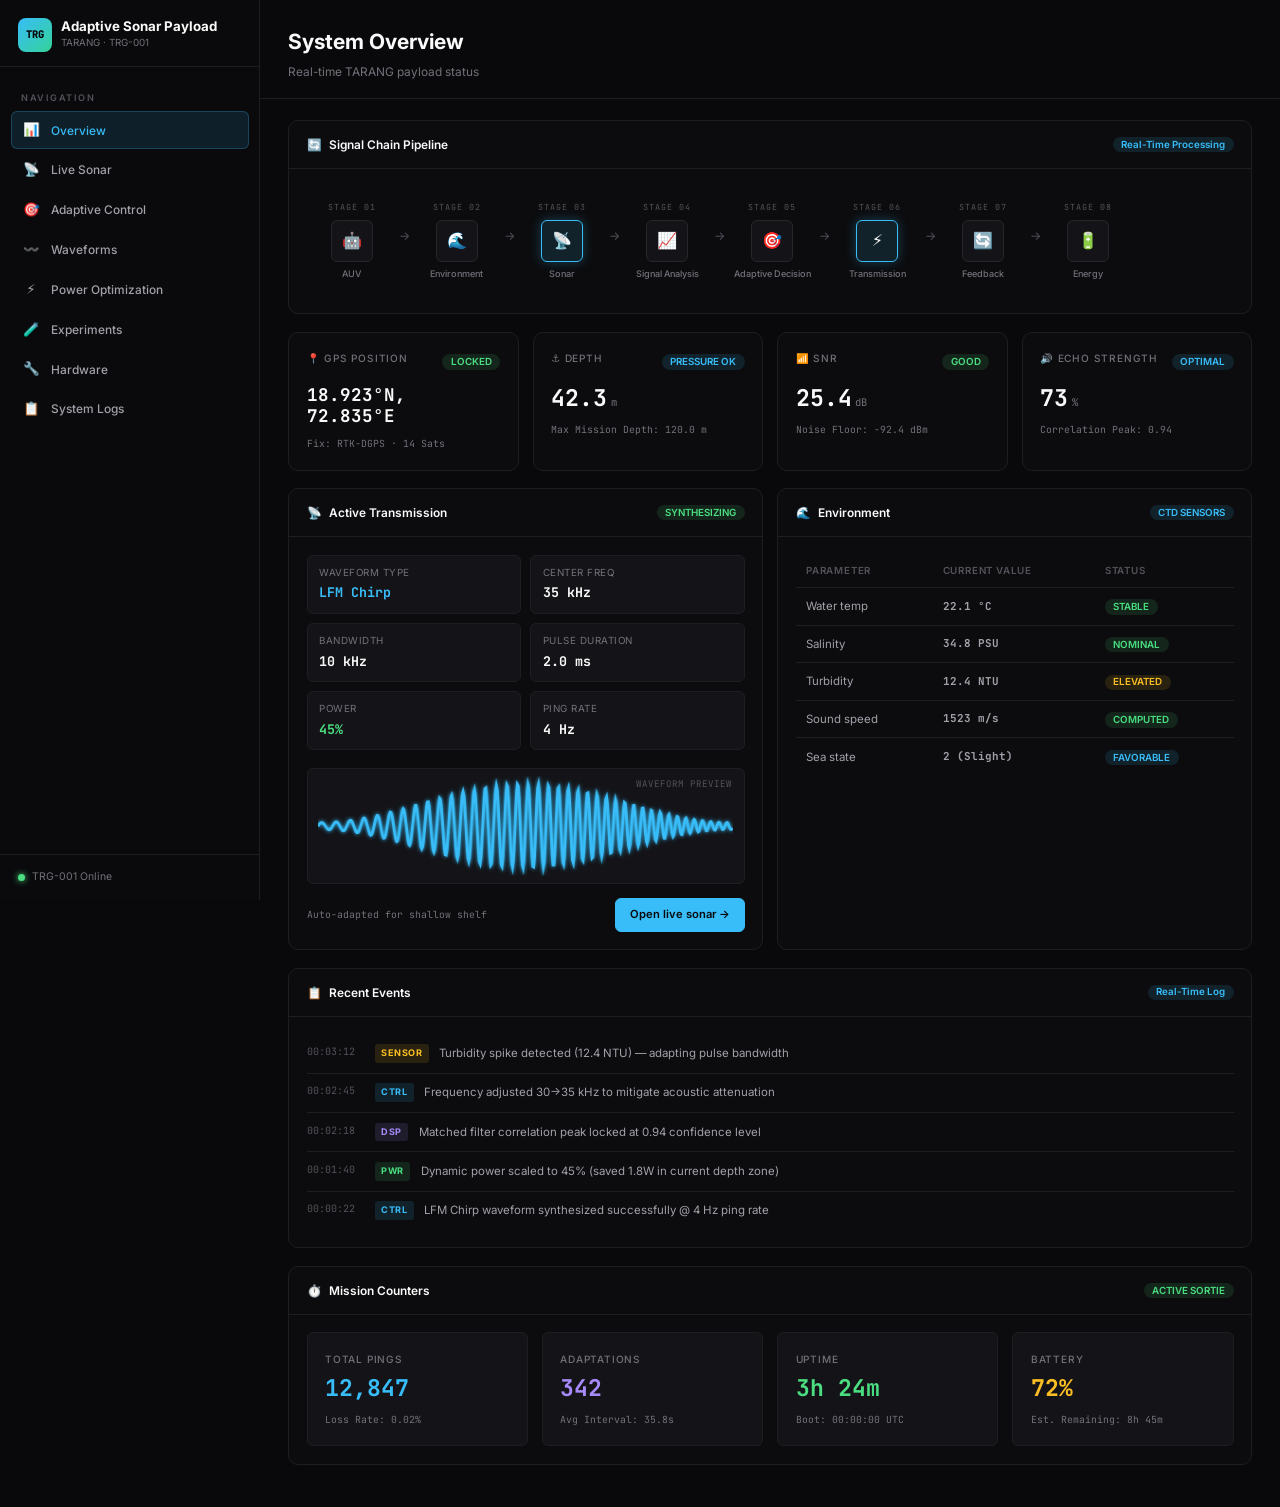
<file: index.html>
<!DOCTYPE html>
<html lang="en">
<head>
  <meta charset="UTF-8">
  <meta name="viewport" content="width=device-width, initial-scale=1.0">
  <title>TARANG — Adaptive Sonar Payload Dashboard</title>
  <meta name="description" content="TARANG TRG-001 Adaptive Sonar Payload Overview and Real-Time Telemetry Dashboard">
  
  <!-- Google Fonts: Inter & JetBrains Mono -->
  <link rel="preconnect" href="https://fonts.googleapis.com">
  <link rel="preconnect" href="https://fonts.gstatic.com" crossorigin>
  <link href="https://fonts.googleapis.com/css2?family=Inter:wght@400;500;600;700;800&family=JetBrains+Mono:wght@400;500;700;800&display=swap" rel="stylesheet">
  
  <!-- Stylesheets -->
  <link rel="stylesheet" href="css/style.css">
  <link rel="icon" href="data:image/svg+xml,<svg xmlns='http://www.w3.org/2000/svg' viewBox='0 0 100 100'><text y='.9em' font-size='90'>🌊</text></svg>">
</head>
<body>

  <!-- Mobile Hamburger Toggle -->
  <button class="mobile-toggle" aria-label="Toggle Navigation Menu">☰</button>

  <div class="dashboard">
    <!-- ==================== SIDEBAR ==================== -->
    <aside class="sidebar">
      <div class="sidebar-header">
        <div class="sidebar-brand">
          <div class="sidebar-logo">TRG</div>
          <div>
            <div class="sidebar-title">Adaptive Sonar Payload</div>
            <div class="sidebar-subtitle">TARANG · TRG-001</div>
          </div>
        </div>
      </div>

      <nav class="sidebar-nav">
        <div class="nav-section-label">Navigation</div>
        <a href="index.html" class="nav-item active">
          <span class="nav-icon">📊</span>
          <span>Overview</span>
        </a>
        <a href="live-sonar.html" class="nav-item">
          <span class="nav-icon">📡</span>
          <span>Live Sonar</span>
        </a>
        <a href="adaptive-control.html" class="nav-item">
          <span class="nav-icon">🎯</span>
          <span>Adaptive Control</span>
        </a>
        <a href="waveforms.html" class="nav-item">
          <span class="nav-icon">〰️</span>
          <span>Waveforms</span>
        </a>
        <a href="power.html" class="nav-item">
          <span class="nav-icon">⚡</span>
          <span>Power Optimization</span>
        </a>
        <a href="experiments.html" class="nav-item">
          <span class="nav-icon">🧪</span>
          <span>Experiments</span>
        </a>
        <a href="hardware.html" class="nav-item">
          <span class="nav-icon">🔧</span>
          <span>Hardware</span>
        </a>
        <a href="logs.html" class="nav-item">
          <span class="nav-icon">📋</span>
          <span>System Logs</span>
        </a>
      </nav>

      <div class="sidebar-footer">
        <div class="sidebar-status">
          <span class="status-dot"></span>
          <span>TRG-001 Online</span>
        </div>
      </div>
    </aside>

    <!-- ==================== MAIN CONTENT ==================== -->
    <main class="main-content">
      <!-- Page Header -->
      <header class="page-header">
        <h1>System Overview</h1>
        <p>Real-time TARANG payload status</p>
      </header>

      <!-- Page Body -->
      <div class="page-body">
        
        <!-- Signal Chain Card -->
        <div class="card mb-2">
          <div class="card-header">
            <div class="card-title">
              <span>🔄</span> Signal Chain Pipeline
            </div>
            <span class="badge badge-cyan">Real-Time Processing</span>
          </div>
          <div class="card-body">
            <div class="signal-chain">
              <!-- Stage 01 -->
              <div class="chain-node">
                <span class="chain-num">STAGE 01</span>
                <div class="chain-icon">🤖</div>
                <span class="chain-label">AUV</span>
              </div>
              
              <div class="chain-arrow pulse">→</div>

              <!-- Stage 02 -->
              <div class="chain-node">
                <span class="chain-num">STAGE 02</span>
                <div class="chain-icon">🌊</div>
                <span class="chain-label">Environment</span>
              </div>

              <div class="chain-arrow pulse">→</div>

              <!-- Stage 03 (Active / Glowing) -->
              <div class="chain-node">
                <span class="chain-num">STAGE 03</span>
                <div class="chain-icon active">📡</div>
                <span class="chain-label">Sonar</span>
              </div>

              <div class="chain-arrow pulse">→</div>

              <!-- Stage 04 -->
              <div class="chain-node">
                <span class="chain-num">STAGE 04</span>
                <div class="chain-icon">📈</div>
                <span class="chain-label">Signal Analysis</span>
              </div>

              <div class="chain-arrow pulse">→</div>

              <!-- Stage 05 -->
              <div class="chain-node">
                <span class="chain-num">STAGE 05</span>
                <div class="chain-icon">🎯</div>
                <span class="chain-label">Adaptive Decision</span>
              </div>

              <div class="chain-arrow pulse">→</div>

              <!-- Stage 06 (Active / Glowing) -->
              <div class="chain-node">
                <span class="chain-num">STAGE 06</span>
                <div class="chain-icon active">⚡</div>
                <span class="chain-label">Transmission</span>
              </div>

              <div class="chain-arrow pulse">→</div>

              <!-- Stage 07 -->
              <div class="chain-node">
                <span class="chain-num">STAGE 07</span>
                <div class="chain-icon">🔄</div>
                <span class="chain-label">Feedback</span>
              </div>

              <div class="chain-arrow pulse">→</div>

              <!-- Stage 08 -->
              <div class="chain-node">
                <span class="chain-num">STAGE 08</span>
                <div class="chain-icon">🔋</div>
                <span class="chain-label">Energy</span>
              </div>
            </div>
          </div>
        </div>

        <!-- Stats Row (grid-4) -->
        <div class="grid-4 mb-2">
          <!-- GPS Position -->
          <div class="card stat-widget">
            <div class="flex items-center justify-between mb-1">
              <div class="stat-label">📍 GPS Position</div>
              <span class="badge badge-green">LOCKED</span>
            </div>
            <div class="stat-value" style="font-size: 1.25rem;">18.923°N, 72.835°E</div>
            <div class="text-xs text-muted mono mt-1">Fix: RTK-DGPS · 14 Sats</div>
          </div>

          <!-- Depth -->
          <div class="card stat-widget">
            <div class="flex items-center justify-between mb-1">
              <div class="stat-label">⚓ Depth</div>
              <span class="badge badge-cyan">PRESSURE OK</span>
            </div>
            <div class="stat-value">
              <span data-live="42.3" data-variance="0.02" data-decimals="1">42.3</span><span class="stat-unit">m</span>
            </div>
            <div class="text-xs text-muted mono mt-1">Max Mission Depth: 120.0 m</div>
          </div>

          <!-- SNR -->
          <div class="card stat-widget">
            <div class="flex items-center justify-between mb-1">
              <div class="stat-label">📶 SNR</div>
              <span class="badge badge-green">GOOD</span>
            </div>
            <div class="stat-value">
              <span data-live="25.4" data-variance="0.03" data-decimals="1">25.4</span><span class="stat-unit">dB</span>
            </div>
            <div class="text-xs text-muted mono mt-1">Noise Floor: -92.4 dBm</div>
          </div>

          <!-- Echo Strength -->
          <div class="card stat-widget">
            <div class="flex items-center justify-between mb-1">
              <div class="stat-label">🔊 Echo Strength</div>
              <span class="badge badge-cyan">OPTIMAL</span>
            </div>
            <div class="stat-value">
              <span data-live="73" data-variance="0.03" data-decimals="0">73</span><span class="stat-unit">%</span>
            </div>
            <div class="text-xs text-muted mono mt-1">Correlation Peak: 0.94</div>
          </div>
        </div>

        <!-- Two Columns: Active Transmission & Environment -->
        <div class="grid-2 mb-2">
          <!-- Active Transmission Card -->
          <div class="card">
            <div class="card-header">
              <div class="card-title">
                <span>📡</span> Active Transmission
              </div>
              <span class="badge badge-green">SYNTHESIZING</span>
            </div>
            <div class="card-body">
              <div class="grid-2 mb-2" style="gap: 0.65rem;">
                <div style="background: var(--bg-elevated); padding: 0.65rem 0.85rem; border-radius: var(--radius-sm); border: 1px solid var(--border-light);">
                  <div class="text-xs text-muted" style="text-transform: uppercase; letter-spacing: 0.5px;">Waveform Type</div>
                  <div class="mono fw-700 text-cyan" style="font-size: 0.95rem; margin-top: 2px;">LFM Chirp</div>
                </div>
                <div style="background: var(--bg-elevated); padding: 0.65rem 0.85rem; border-radius: var(--radius-sm); border: 1px solid var(--border-light);">
                  <div class="text-xs text-muted" style="text-transform: uppercase; letter-spacing: 0.5px;">Center Freq</div>
                  <div class="mono fw-700 text-primary" style="font-size: 0.95rem; margin-top: 2px;">35 kHz</div>
                </div>
                <div style="background: var(--bg-elevated); padding: 0.65rem 0.85rem; border-radius: var(--radius-sm); border: 1px solid var(--border-light);">
                  <div class="text-xs text-muted" style="text-transform: uppercase; letter-spacing: 0.5px;">Bandwidth</div>
                  <div class="mono fw-700 text-primary" style="font-size: 0.95rem; margin-top: 2px;">10 kHz</div>
                </div>
                <div style="background: var(--bg-elevated); padding: 0.65rem 0.85rem; border-radius: var(--radius-sm); border: 1px solid var(--border-light);">
                  <div class="text-xs text-muted" style="text-transform: uppercase; letter-spacing: 0.5px;">Pulse Duration</div>
                  <div class="mono fw-700 text-primary" style="font-size: 0.95rem; margin-top: 2px;">2.0 ms</div>
                </div>
                <div style="background: var(--bg-elevated); padding: 0.65rem 0.85rem; border-radius: var(--radius-sm); border: 1px solid var(--border-light);">
                  <div class="text-xs text-muted" style="text-transform: uppercase; letter-spacing: 0.5px;">Power</div>
                  <div class="mono fw-700 text-green" style="font-size: 0.95rem; margin-top: 2px;">45%</div>
                </div>
                <div style="background: var(--bg-elevated); padding: 0.65rem 0.85rem; border-radius: var(--radius-sm); border: 1px solid var(--border-light);">
                  <div class="text-xs text-muted" style="text-transform: uppercase; letter-spacing: 0.5px;">Ping Rate</div>
                  <div class="mono fw-700 text-primary" style="font-size: 0.95rem; margin-top: 2px;">4 Hz</div>
                </div>
              </div>

              <!-- Live Waveform Preview Canvas -->
              <div class="chart-container" style="background: var(--bg-elevated); border: 1px solid var(--border-light); border-radius: var(--radius-sm); padding: 0.5rem 0.75rem; margin-bottom: 1rem;">
                <canvas id="overview-waveform" height="100"></canvas>
                <span class="chart-label">WAVEFORM PREVIEW</span>
              </div>

              <div class="flex items-center justify-between">
                <div class="text-xs text-muted mono">Auto-adapted for shallow shelf</div>
                <a href="live-sonar.html" class="btn btn-primary">Open live sonar →</a>
              </div>
            </div>
          </div>

          <!-- Environment Card -->
          <div class="card">
            <div class="card-header">
              <div class="card-title">
                <span>🌊</span> Environment
              </div>
              <span class="badge badge-cyan">CTD SENSORS</span>
            </div>
            <div class="card-body">
              <table class="data-table">
                <thead>
                  <tr>
                    <th>Parameter</th>
                    <th>Current Value</th>
                    <th>Status</th>
                  </tr>
                </thead>
                <tbody>
                  <tr>
                    <td>Water temp</td>
                    <td class="mono fw-700 text-primary"><span data-live="22.1" data-variance="0.01" data-decimals="1">22.1</span> °C</td>
                    <td><span class="badge badge-green">STABLE</span></td>
                  </tr>
                  <tr>
                    <td>Salinity</td>
                    <td class="mono fw-700 text-primary"><span data-live="34.8" data-variance="0.01" data-decimals="1">34.8</span> PSU</td>
                    <td><span class="badge badge-green">NOMINAL</span></td>
                  </tr>
                  <tr>
                    <td>Turbidity</td>
                    <td class="mono fw-700 text-amber"><span data-live="12.4" data-variance="0.04" data-decimals="1">12.4</span> NTU</td>
                    <td><span class="badge badge-amber">ELEVATED</span></td>
                  </tr>
                  <tr>
                    <td>Sound speed</td>
                    <td class="mono fw-700 text-cyan"><span data-live="1523" data-variance="0.003" data-decimals="0">1523</span> m/s</td>
                    <td><span class="badge badge-green">COMPUTED</span></td>
                  </tr>
                  <tr>
                    <td>Sea state</td>
                    <td class="mono fw-700 text-primary">2 (Slight)</td>
                    <td><span class="badge badge-cyan">FAVORABLE</span></td>
                  </tr>
                </tbody>
              </table>
            </div>
          </div>
        </div>

        <!-- Recent Events Card -->
        <div class="card mb-2">
          <div class="card-header">
            <div class="card-title">
              <span>📋</span> Recent Events
            </div>
            <span class="badge badge-cyan">Real-Time Log</span>
          </div>
          <div class="card-body">
            <ul class="event-list">
              <li class="event-item">
                <span class="event-time">00:03:12</span>
                <span class="event-badge badge-amber">SENSOR</span>
                <span class="event-msg">Turbidity spike detected (12.4 NTU) — adapting pulse bandwidth</span>
              </li>
              <li class="event-item">
                <span class="event-time">00:02:45</span>
                <span class="event-badge badge-cyan">CTRL</span>
                <span class="event-msg">Frequency adjusted 30→35 kHz to mitigate acoustic attenuation</span>
              </li>
              <li class="event-item">
                <span class="event-time">00:02:18</span>
                <span class="event-badge badge-purple">DSP</span>
                <span class="event-msg">Matched filter correlation peak locked at 0.94 confidence level</span>
              </li>
              <li class="event-item">
                <span class="event-time">00:01:40</span>
                <span class="event-badge badge-green">PWR</span>
                <span class="event-msg">Dynamic power scaled to 45% (saved 1.8W in current depth zone)</span>
              </li>
              <li class="event-item">
                <span class="event-time">00:00:22</span>
                <span class="event-badge badge-cyan">CTRL</span>
                <span class="event-msg">LFM Chirp waveform synthesized successfully @ 4 Hz ping rate</span>
              </li>
            </ul>
          </div>
        </div>

        <!-- Mission Counters Card -->
        <div class="card">
          <div class="card-header">
            <div class="card-title">
              <span>⏱️</span> Mission Counters
            </div>
            <span class="badge badge-green">ACTIVE SORTIE</span>
          </div>
          <div class="card-body">
            <div class="grid-4">
              <!-- Total Pings -->
              <div style="background: var(--bg-elevated); padding: 1.25rem; border-radius: var(--radius-sm); border: 1px solid var(--border-light);">
                <div class="stat-label">Total Pings</div>
                <div class="stat-value text-cyan">12,847</div>
                <div class="text-xs text-muted mono mt-1">Loss Rate: 0.02%</div>
              </div>

              <!-- Adaptations -->
              <div style="background: var(--bg-elevated); padding: 1.25rem; border-radius: var(--radius-sm); border: 1px solid var(--border-light);">
                <div class="stat-label">Adaptations</div>
                <div class="stat-value text-purple">342</div>
                <div class="text-xs text-muted mono mt-1">Avg Interval: 35.8s</div>
              </div>

              <!-- Uptime -->
              <div style="background: var(--bg-elevated); padding: 1.25rem; border-radius: var(--radius-sm); border: 1px solid var(--border-light);">
                <div class="stat-label">Uptime</div>
                <div class="stat-value text-green">3h 24m</div>
                <div class="text-xs text-muted mono mt-1">Boot: 00:00:00 UTC</div>
              </div>

              <!-- Battery -->
              <div style="background: var(--bg-elevated); padding: 1.25rem; border-radius: var(--radius-sm); border: 1px solid var(--border-light);">
                <div class="stat-label">Battery</div>
                <div class="stat-value text-amber">72%</div>
                <div class="text-xs text-muted mono mt-1">Est. Remaining: 8h 45m</div>
              </div>
            </div>
          </div>
        </div>

      </div>
    </main>
  </div>

  <!-- Shared Scripts -->
  <script src="js/main.js"></script>

  <!-- Page Specific Script -->
  <script>
    function initPageCharts() {
      drawWaveform('overview-waveform', 'lfm', {
        height: 100,
        color: '#38bdf8',
        freq: 5,
        bandwidth: 3
      });
    }
  </script>
</body>
</html>
</file>
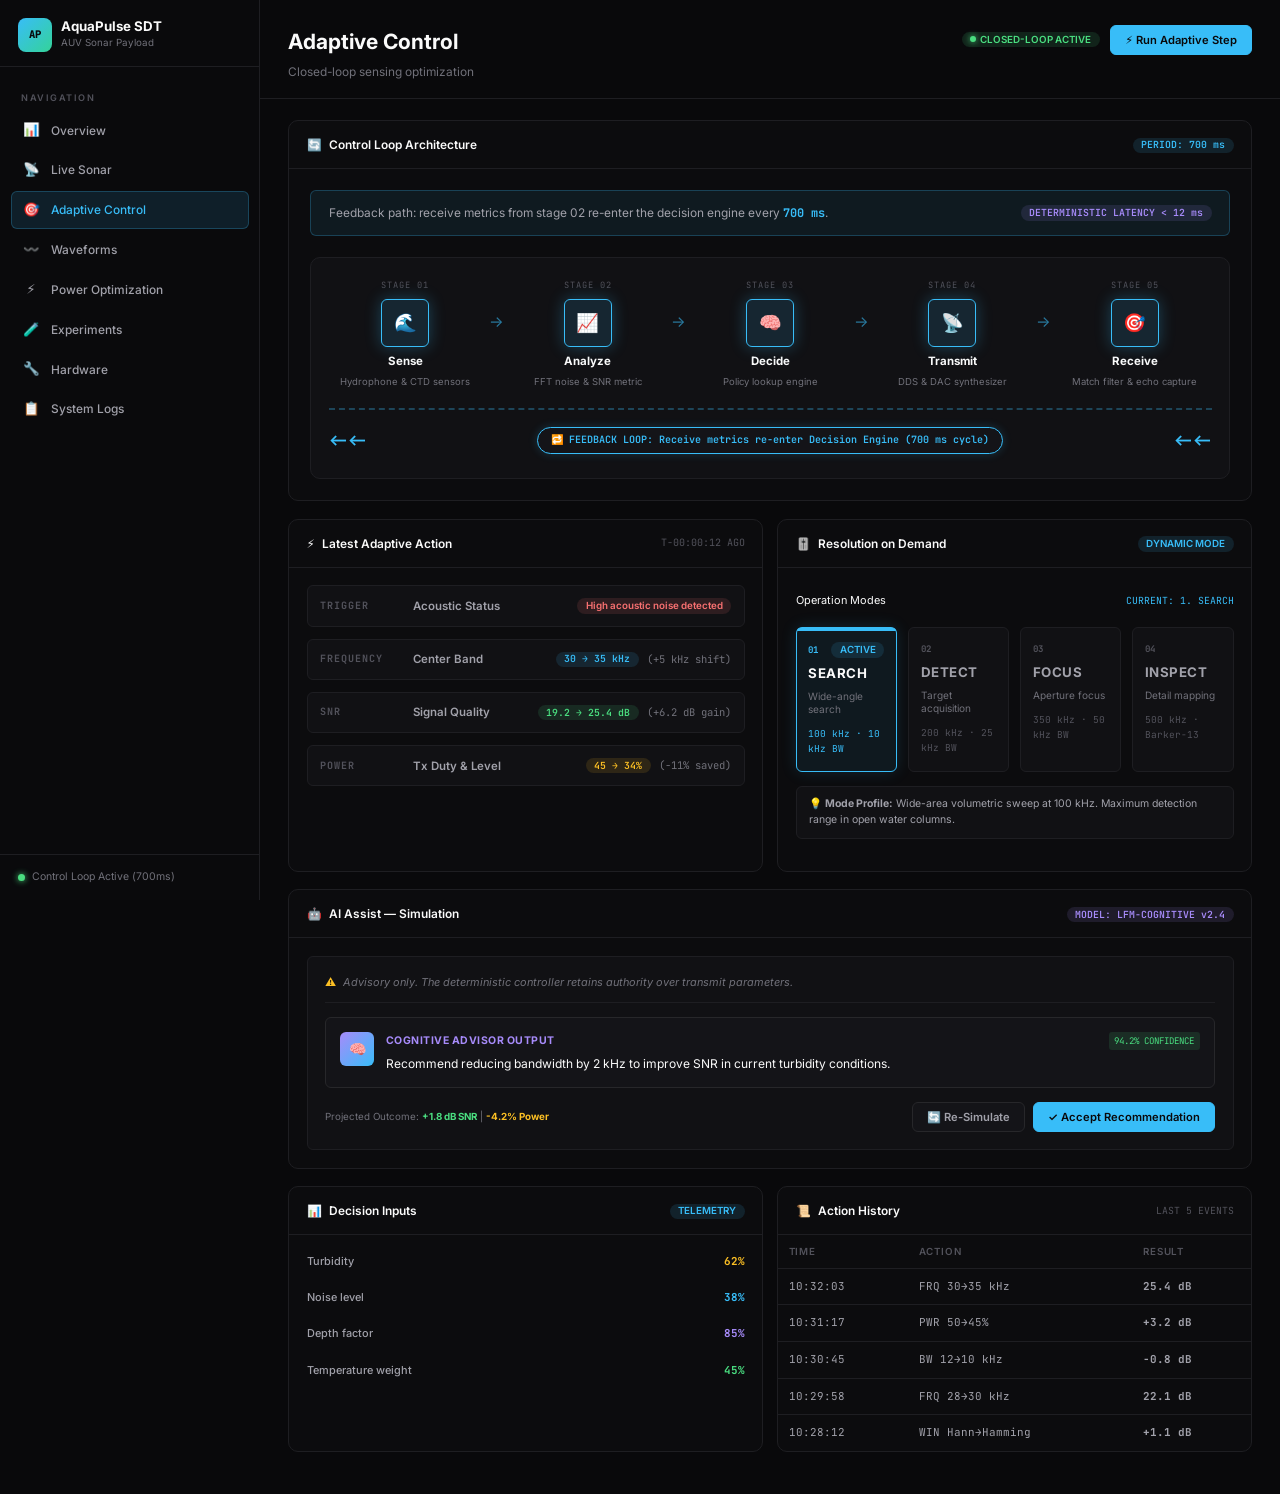
<file: adaptive-control.html>
<!DOCTYPE html>
<html lang="en">
<head>
  <meta charset="UTF-8">
  <meta name="viewport" content="width=device-width, initial-scale=1.0">
  <title>Adaptive Control — AquaPulse SDT Sonar Payload</title>
  <meta name="description" content="Closed-loop sensing optimization and real-time adaptive transmission control for AUV sonar payloads.">
  <link rel="preconnect" href="https://fonts.googleapis.com">
  <link rel="preconnect" href="https://fonts.gstatic.com" crossorigin>
  <link href="https://fonts.googleapis.com/css2?family=Inter:wght@400;500;600;700;800&family=JetBrains+Mono:wght@400;500;600;700;800&display=swap" rel="stylesheet">
  <link rel="stylesheet" href="css/style.css">
  <link rel="icon" href="data:image/svg+xml,<svg xmlns='http://www.w3.org/2000/svg' viewBox='0 0 100 100'><text y='.9em' font-size='90'>🎯</text></svg>">
  <style>
    /* ===== Page-Specific Custom Styling ===== */
    .dashboard-grid {
      display: flex;
      flex-direction: column;
      gap: 1.25rem;
    }

    /* Feedback Loop Container */
    .loop-card-body {
      padding: 1.5rem;
    }

    .feedback-note-banner {
      background: rgba(56, 189, 248, 0.08);
      border: 1px solid rgba(56, 189, 248, 0.25);
      border-radius: var(--radius-sm);
      padding: 0.85rem 1.25rem;
      margin-bottom: 1.5rem;
      display: flex;
      align-items: center;
      justify-content: space-between;
      flex-wrap: wrap;
      gap: 0.75rem;
    }

    .feedback-note-text {
      font-size: 0.85rem;
      color: var(--text-secondary);
    }

    .feedback-note-text strong {
      color: var(--cyan);
      font-family: var(--font-mono);
    }

    .loop-diagram-container {
      background: var(--bg-input);
      border: 1px solid var(--border-light);
      border-radius: var(--radius);
      padding: 1.5rem 1.25rem 1.75rem;
      position: relative;
      overflow: hidden;
    }

    .loop-track-forward {
      display: flex;
      align-items: center;
      justify-content: space-between;
      position: relative;
      z-index: 2;
      gap: 0.5rem;
    }

    .loop-node {
      display: flex;
      flex-direction: column;
      align-items: center;
      text-align: center;
      gap: 0.4rem;
      flex: 1;
      min-width: 90px;
    }

    .loop-node-icon {
      width: 48px;
      height: 48px;
      border-radius: var(--radius-sm);
      display: flex;
      align-items: center;
      justify-content: center;
      font-size: 1.3rem;
      border: 1px solid var(--border);
      background: var(--bg-elevated);
      color: var(--text-primary);
      position: relative;
      transition: all var(--duration) var(--ease);
    }

    .loop-node.active .loop-node-icon {
      border-color: var(--cyan);
      background: var(--cyan-dim);
      box-shadow: 0 0 16px var(--cyan-glow);
    }

    .loop-node-stage {
      font-family: var(--font-mono);
      font-size: 0.62rem;
      color: var(--text-dim);
      text-transform: uppercase;
      letter-spacing: 1px;
    }

    .loop-node-name {
      font-size: 0.82rem;
      font-weight: 700;
      color: var(--text-primary);
    }

    .loop-node-detail {
      font-size: 0.68rem;
      color: var(--text-muted);
      line-height: 1.2;
    }

    .loop-forward-arrow {
      color: var(--cyan);
      font-size: 1.1rem;
      opacity: 0.6;
      animation: loopPulse 1.8s infinite;
      flex-shrink: 0;
      margin-top: -1.5rem;
    }

    /* Return Feedback Path */
    .loop-return-path {
      margin-top: 1.5rem;
      padding-top: 1.2rem;
      border-top: 2px dashed rgba(56, 189, 248, 0.3);
      position: relative;
      display: flex;
      align-items: center;
      justify-content: space-between;
    }

    .loop-return-tag {
      background: var(--bg-elevated);
      border: 1px solid var(--cyan);
      border-radius: 20px;
      padding: 0.3rem 0.9rem;
      font-size: 0.72rem;
      color: var(--cyan);
      font-family: var(--font-mono);
      font-weight: 600;
      display: inline-flex;
      align-items: center;
      gap: 0.4rem;
      box-shadow: 0 0 10px rgba(56, 189, 248, 0.2);
    }

    .return-arrow-left {
      color: var(--cyan);
      font-weight: 800;
      font-size: 1rem;
      animation: returnArrowPulse 1.4s infinite alternate;
    }

    @keyframes loopPulse {
      0%, 100% { opacity: 0.3; transform: scale(0.95); }
      50% { opacity: 1; transform: scale(1.1); color: var(--cyan); }
    }

    @keyframes returnArrowPulse {
      0% { transform: translateX(0); opacity: 0.5; }
      100% { transform: translateX(-6px); opacity: 1; }
    }

    /* Latest Adaptive Action Card */
    .action-grid-2col {
      display: flex;
      flex-direction: column;
      gap: 0.85rem;
    }

    .action-row {
      display: flex;
      align-items: center;
      justify-content: space-between;
      padding: 0.75rem 0.9rem;
      background: var(--bg-input);
      border: 1px solid var(--border-light);
      border-radius: var(--radius-sm);
      transition: all var(--duration) var(--ease);
    }

    .action-row:hover {
      background: var(--bg-hover);
      border-color: var(--border);
    }

    .action-label-col {
      display: flex;
      align-items: center;
      gap: 0.6rem;
    }

    .action-label-code {
      font-family: var(--font-mono);
      font-size: 0.72rem;
      font-weight: 700;
      color: var(--text-dim);
      letter-spacing: 1px;
      width: 85px;
    }

    .action-label-title {
      font-size: 0.82rem;
      font-weight: 600;
      color: var(--text-secondary);
    }

    .action-value-col {
      display: flex;
      align-items: center;
      gap: 0.6rem;
    }

    .action-value-detail {
      font-family: var(--font-mono);
      font-size: 0.75rem;
      color: var(--text-muted);
    }

    /* Resolution on Demand Stepper */
    .stepper-wrapper {
      padding: 0.5rem 0 1rem;
    }

    .stepper-header {
      display: flex;
      justify-content: space-between;
      align-items: center;
      margin-bottom: 1.25rem;
    }

    .stepper-track {
      position: relative;
      display: grid;
      grid-template-columns: repeat(4, 1fr);
      gap: 0.75rem;
    }

    .step-card {
      background: var(--bg-input);
      border: 1px solid var(--border-light);
      border-radius: var(--radius-sm);
      padding: 1rem 0.85rem;
      cursor: pointer;
      transition: all var(--duration) var(--ease);
      position: relative;
      display: flex;
      flex-direction: column;
      gap: 0.4rem;
    }

    .step-card:hover {
      border-color: var(--border);
      background: var(--bg-hover);
    }

    .step-card.active {
      border-color: var(--cyan);
      background: rgba(56, 189, 248, 0.07);
      box-shadow: 0 0 16px rgba(56, 189, 248, 0.15);
    }

    .step-card.active::before {
      content: '';
      position: absolute;
      top: 0;
      left: 0;
      right: 0;
      height: 3px;
      background: var(--cyan);
      border-radius: var(--radius-sm) var(--radius-sm) 0 0;
    }

    .step-top {
      display: flex;
      align-items: center;
      justify-content: space-between;
    }

    .step-badge-num {
      font-family: var(--font-mono);
      font-size: 0.65rem;
      font-weight: 700;
      color: var(--text-dim);
    }

    .step-card.active .step-badge-num {
      color: var(--cyan);
    }

    .step-name {
      font-size: 0.95rem;
      font-weight: 700;
      letter-spacing: 0.5px;
      color: var(--text-secondary);
    }

    .step-card.active .step-name {
      color: var(--text-primary);
    }

    .step-desc {
      font-size: 0.72rem;
      color: var(--text-muted);
      line-height: 1.3;
    }

    .step-param-tag {
      margin-top: 0.3rem;
      font-family: var(--font-mono);
      font-size: 0.68rem;
      color: var(--text-dim);
    }

    .step-card.active .step-param-tag {
      color: var(--cyan);
    }

    /* AI Assist Card */
    .ai-assist-box {
      background: var(--bg-input);
      border: 1px solid var(--border-light);
      border-radius: var(--radius-sm);
      padding: 1.25rem;
      display: flex;
      flex-direction: column;
      gap: 1rem;
    }

    .ai-advisory-note {
      font-style: italic;
      font-size: 0.78rem;
      color: var(--text-muted);
      display: flex;
      align-items: center;
      gap: 0.5rem;
      padding-bottom: 0.75rem;
      border-bottom: 1px solid var(--border-light);
    }

    .ai-advisory-note span.icon {
      color: var(--amber);
      font-style: normal;
    }

    .ai-chat-area {
      background: var(--bg-elevated);
      border: 1px solid var(--border);
      border-radius: var(--radius-sm);
      padding: 1rem;
      display: flex;
      gap: 0.85rem;
    }

    .ai-avatar {
      width: 34px;
      height: 34px;
      border-radius: 6px;
      background: linear-gradient(135deg, var(--purple), var(--cyan));
      display: flex;
      align-items: center;
      justify-content: center;
      font-size: 1rem;
      flex-shrink: 0;
    }

    .ai-message-content {
      flex: 1;
    }

    .ai-message-header {
      display: flex;
      align-items: center;
      justify-content: space-between;
      margin-bottom: 0.4rem;
    }

    .ai-message-title {
      font-size: 0.75rem;
      font-weight: 700;
      color: var(--purple);
      text-transform: uppercase;
      letter-spacing: 0.5px;
    }

    .ai-confidence-badge {
      font-family: var(--font-mono);
      font-size: 0.65rem;
      color: var(--green);
      background: var(--green-dim);
      padding: 0.1rem 0.4rem;
      border-radius: 3px;
    }

    .ai-message-body {
      font-size: 0.86rem;
      color: var(--text-primary);
      line-height: 1.45;
      font-family: var(--font-sans);
    }

    .ai-actions-bar {
      display: flex;
      align-items: center;
      justify-content: flex-end;
      gap: 0.6rem;
    }

    /* Decision inputs & Action table styling */
    .gauge-group {
      display: flex;
      flex-direction: column;
      gap: 1rem;
    }

    .gauge-item {
      display: flex;
      flex-direction: column;
      gap: 0.35rem;
    }

    .gauge-item-header {
      display: flex;
      justify-content: space-between;
      align-items: center;
      font-size: 0.78rem;
    }

    .gauge-item-name {
      color: var(--text-secondary);
      font-weight: 500;
    }

    .gauge-item-val {
      font-family: var(--font-mono);
      font-weight: 700;
    }

    .action-history-wrapper {
      overflow-x: auto;
    }

    /* Toast Notification for manual triggers */
    #status-toast {
      position: fixed;
      bottom: 24px;
      right: 24px;
      background: var(--bg-elevated);
      border: 1px solid var(--cyan);
      color: var(--text-primary);
      padding: 0.75rem 1.25rem;
      border-radius: var(--radius-sm);
      box-shadow: 0 8px 24px rgba(0,0,0,0.5), 0 0 12px var(--cyan-glow);
      font-size: 0.8rem;
      display: flex;
      align-items: center;
      gap: 0.6rem;
      z-index: 1000;
      opacity: 0;
      transform: translateY(20px);
      pointer-events: none;
      transition: all 0.3s var(--ease);
    }

    #status-toast.show {
      opacity: 1;
      transform: translateY(0);
    }

    @media (max-width: 900px) {
      .stepper-track {
        grid-template-columns: repeat(2, 1fr);
      }
      .loop-track-forward {
        flex-wrap: wrap;
        justify-content: center;
      }
      .loop-forward-arrow {
        display: none;
      }
    }
  </style>
</head>
<body>

  <!-- Mobile Menu Toggle Button -->
  <button class="mobile-toggle" aria-label="Toggle navigation">☰</button>

  <div class="dashboard">

    <!-- ===== SIDEBAR ===== -->
    <aside class="sidebar">
      <div class="sidebar-header">
        <div class="sidebar-brand">
          <div class="sidebar-logo">AP</div>
          <div>
            <div class="sidebar-title">AquaPulse SDT</div>
            <div class="sidebar-subtitle">AUV Sonar Payload</div>
          </div>
        </div>
      </div>

      <nav class="sidebar-nav">
        <div class="nav-section-label">Navigation</div>
        <a href="index.html" class="nav-item">
          <span class="nav-icon">📊</span>
          <span>Overview</span>
        </a>
        <a href="live-sonar.html" class="nav-item">
          <span class="nav-icon">📡</span>
          <span>Live Sonar</span>
        </a>
        <a href="adaptive-control.html" class="nav-item active">
          <span class="nav-icon">🎯</span>
          <span>Adaptive Control</span>
        </a>
        <a href="waveforms.html" class="nav-item">
          <span class="nav-icon">〰️</span>
          <span>Waveforms</span>
        </a>
        <a href="power.html" class="nav-item">
          <span class="nav-icon">⚡</span>
          <span>Power Optimization</span>
        </a>
        <a href="experiments.html" class="nav-item">
          <span class="nav-icon">🧪</span>
          <span>Experiments</span>
        </a>
        <a href="hardware.html" class="nav-item">
          <span class="nav-icon">🔧</span>
          <span>Hardware</span>
        </a>
        <a href="logs.html" class="nav-item">
          <span class="nav-icon">📋</span>
          <span>System Logs</span>
        </a>
      </nav>

      <div class="sidebar-footer">
        <div class="sidebar-status">
          <span class="status-dot"></span>
          <span>Control Loop Active (700ms)</span>
        </div>
      </div>
    </aside>

    <!-- ===== MAIN CONTENT ===== -->
    <main class="main-content">

      <!-- Page Header -->
      <header class="page-header">
        <div style="display: flex; justify-content: space-between; align-items: flex-start; flex-wrap: wrap; gap: 1rem;">
          <div>
            <h1>Adaptive Control</h1>
            <p>Closed-loop sensing optimization</p>
          </div>
          <div style="display: flex; align-items: center; gap: 0.75rem;">
            <div class="badge badge-green">
              <span class="status-dot" style="width: 6px; height: 6px;"></span>
              CLOSED-LOOP ACTIVE
            </div>
            <button class="btn btn-primary" onclick="triggerManualAdaptation()">
              ⚡ Run Adaptive Step
            </button>
          </div>
        </div>
      </header>

      <!-- Page Body -->
      <div class="page-body">
        <div class="dashboard-grid">

          <!-- 1. CONTROL LOOP CARD -->
          <div class="card">
            <div class="card-header">
              <div class="card-title">
                <span>🔄</span> Control Loop Architecture
              </div>
              <div class="card-subtitle">
                <span class="badge badge-cyan mono">PERIOD: 700 ms</span>
              </div>
            </div>
            <div class="card-body loop-card-body">
              <div class="feedback-note-banner">
                <div class="feedback-note-text">
                  Feedback path: receive metrics from stage 02 re-enter the decision engine every <strong>700 ms</strong>.
                </div>
                <div class="badge badge-purple mono">
                  DETERMINISTIC LATENCY &lt; 12 ms
                </div>
              </div>

              <!-- Horizontal Loop Diagram with Circular Feedback Style -->
              <div class="loop-diagram-container">
                <!-- Forward Pipeline Stages -->
                <div class="loop-track-forward">
                  <!-- Stage 1: Sense -->
                  <div class="loop-node active" id="node-sense">
                    <span class="loop-node-stage">Stage 01</span>
                    <div class="loop-node-icon">🌊</div>
                    <span class="loop-node-name">Sense</span>
                    <span class="loop-node-detail">Hydrophone &amp; CTD sensors</span>
                  </div>

                  <div class="loop-forward-arrow">→</div>

                  <!-- Stage 2: Analyze -->
                  <div class="loop-node active" id="node-analyze">
                    <span class="loop-node-stage">Stage 02</span>
                    <div class="loop-node-icon">📈</div>
                    <span class="loop-node-name">Analyze</span>
                    <span class="loop-node-detail">FFT noise &amp; SNR metric</span>
                  </div>

                  <div class="loop-forward-arrow">→</div>

                  <!-- Stage 3: Decide -->
                  <div class="loop-node active" id="node-decide">
                    <span class="loop-node-stage">Stage 03</span>
                    <div class="loop-node-icon">🧠</div>
                    <span class="loop-node-name">Decide</span>
                    <span class="loop-node-detail">Policy lookup engine</span>
                  </div>

                  <div class="loop-forward-arrow">→</div>

                  <!-- Stage 4: Transmit -->
                  <div class="loop-node active" id="node-transmit">
                    <span class="loop-node-stage">Stage 04</span>
                    <div class="loop-node-icon">📡</div>
                    <span class="loop-node-name">Transmit</span>
                    <span class="loop-node-detail">DDS &amp; DAC synthesizer</span>
                  </div>

                  <div class="loop-forward-arrow">→</div>

                  <!-- Stage 5: Receive -->
                  <div class="loop-node active" id="node-receive">
                    <span class="loop-node-stage">Stage 05</span>
                    <div class="loop-node-icon">🎯</div>
                    <span class="loop-node-name">Receive</span>
                    <span class="loop-node-detail">Match filter &amp; echo capture</span>
                  </div>
                </div>

                <!-- Circular Feedback Return Path -->
                <div class="loop-return-path">
                  <div class="return-arrow-left">⟵⟵</div>
                  <div class="loop-return-tag">
                    <span>🔁</span> FEEDBACK LOOP: Receive metrics re-enter Decision Engine (700 ms cycle)
                  </div>
                  <div class="return-arrow-left">⟵⟵</div>
                </div>
              </div>
            </div>
          </div>

          <!-- 2. LATEST ADAPTIVE ACTION & RESOLUTION ON DEMAND (2-COLUMN GRID) -->
          <div class="grid-2">

            <!-- Latest Adaptive Action Card -->
            <div class="card">
              <div class="card-header">
                <div class="card-title">
                  <span>⚡</span> Latest Adaptive Action
                </div>
                <div class="card-subtitle mono text-dim">
                  T-00:00:12 AGO
                </div>
              </div>
              <div class="card-body">
                <div class="action-grid-2col">
                  <!-- Row 1: Trigger -->
                  <div class="action-row">
                    <div class="action-label-col">
                      <span class="action-label-code">TRIGGER</span>
                      <span class="action-label-title">Acoustic Status</span>
                    </div>
                    <div class="action-value-col">
                      <span class="badge badge-red">High acoustic noise detected</span>
                    </div>
                  </div>

                  <!-- Row 2: Frequency -->
                  <div class="action-row">
                    <div class="action-label-col">
                      <span class="action-label-code">FREQUENCY</span>
                      <span class="action-label-title">Center Band</span>
                    </div>
                    <div class="action-value-col">
                      <span class="badge badge-cyan mono">30 → 35 kHz</span>
                      <span class="action-value-detail text-cyan">(+5 kHz shift)</span>
                    </div>
                  </div>

                  <!-- Row 3: SNR -->
                  <div class="action-row">
                    <div class="action-label-col">
                      <span class="action-label-code">SNR</span>
                      <span class="action-label-title">Signal Quality</span>
                    </div>
                    <div class="action-value-col">
                      <span class="badge badge-green mono">19.2 → 25.4 dB</span>
                      <span class="action-value-detail text-green">(+6.2 dB gain)</span>
                    </div>
                  </div>

                  <!-- Row 4: Power -->
                  <div class="action-row">
                    <div class="action-label-col">
                      <span class="action-label-code">POWER</span>
                      <span class="action-label-title">Tx Duty &amp; Level</span>
                    </div>
                    <div class="action-value-col">
                      <span class="badge badge-amber mono">45 → 34%</span>
                      <span class="action-value-detail text-amber">(-11% saved)</span>
                    </div>
                  </div>
                </div>
              </div>
            </div>

            <!-- Resolution on Demand Card -->
            <div class="card">
              <div class="card-header">
                <div class="card-title">
                  <span>🎚️</span> Resolution on Demand
                </div>
                <div class="card-subtitle">
                  <span class="badge badge-cyan">DYNAMIC MODE</span>
                </div>
              </div>
              <div class="card-body">
                <div class="stepper-wrapper">
                  <div class="stepper-header">
                    <span class="text-sm text-secondary">Operation Modes</span>
                    <span class="mono text-xs text-cyan" id="current-mode-label">CURRENT: 1. SEARCH</span>
                  </div>

                  <!-- 4 Horizontal Steps -->
                  <div class="stepper-track">
                    <!-- Step 1: SEARCH (Active) -->
                    <div class="step-card active" id="step-1" onclick="selectMode(1, 'SEARCH', 'Wide-area volumetric sweep at 100 kHz. Maximum detection range.')">
                      <div class="step-top">
                        <span class="step-badge-num">01</span>
                        <span class="badge badge-cyan text-xs">ACTIVE</span>
                      </div>
                      <div class="step-name">SEARCH</div>
                      <div class="step-desc">Wide-angle search</div>
                      <div class="step-param-tag">100 kHz · 10 kHz BW</div>
                    </div>

                    <!-- Step 2: DETECT -->
                    <div class="step-card" id="step-2" onclick="selectMode(2, 'DETECT', 'Target acquisition sweep at 200 kHz. Balanced range and resolution.')">
                      <div class="step-top">
                        <span class="step-badge-num">02</span>
                      </div>
                      <div class="step-name">DETECT</div>
                      <div class="step-desc">Target acquisition</div>
                      <div class="step-param-tag">200 kHz · 25 kHz BW</div>
                    </div>

                    <!-- Step 3: FOCUS -->
                    <div class="step-card" id="step-3" onclick="selectMode(3, 'FOCUS', 'Concentrated geometric sweep at 350 kHz. Enhanced spatial resolution.')">
                      <div class="step-top">
                        <span class="step-badge-num">03</span>
                      </div>
                      <div class="step-name">FOCUS</div>
                      <div class="step-desc">Aperture focus</div>
                      <div class="step-param-tag">350 kHz · 50 kHz BW</div>
                    </div>

                    <!-- Step 4: INSPECT -->
                    <div class="step-card" id="step-4" onclick="selectMode(4, 'INSPECT', 'High-definition phase-coded pulse at 500 kHz. Sub-centimeter imaging.')">
                      <div class="step-top">
                        <span class="step-badge-num">04</span>
                      </div>
                      <div class="step-name">INSPECT</div>
                      <div class="step-desc">Detail mapping</div>
                      <div class="step-param-tag">500 kHz · Barker-13</div>
                    </div>
                  </div>

                  <div id="mode-details-box" style="margin-top: 1rem; padding: 0.65rem 0.9rem; background: var(--bg-input); border-radius: var(--radius-sm); border: 1px solid var(--border-light); font-size: 0.75rem; color: var(--text-secondary);">
                    💡 <strong class="text-primary">Mode Profile:</strong> Wide-area volumetric sweep at 100 kHz. Maximum detection range in open water columns.
                  </div>
                </div>
              </div>
            </div>

          </div>

          <!-- 3. AI ASSIST — SIMULATION CARD -->
          <div class="card">
            <div class="card-header">
              <div class="card-title">
                <span>🤖</span> AI Assist — Simulation
              </div>
              <div class="card-subtitle">
                <span class="badge badge-purple mono">MODEL: LFM-COGNITIVE v2.4</span>
              </div>
            </div>
            <div class="card-body">
              <div class="ai-assist-box">
                <!-- Italic advisory note -->
                <div class="ai-advisory-note">
                  <span class="icon">⚠️</span>
                  <em>Advisory only. The deterministic controller retains authority over transmit parameters.</em>
                </div>

                <!-- Chatbox / Suggestion area -->
                <div class="ai-chat-area">
                  <div class="ai-avatar">🧠</div>
                  <div class="ai-message-content">
                    <div class="ai-message-header">
                      <span class="ai-message-title">Cognitive Advisor Output</span>
                      <span class="ai-confidence-badge">94.2% CONFIDENCE</span>
                    </div>
                    <div class="ai-message-body" id="ai-suggestion-text">
                      Recommend reducing bandwidth by 2 kHz to improve SNR in current turbidity conditions.
                    </div>
                  </div>
                </div>

                <!-- Action controls -->
                <div class="ai-actions-bar">
                  <span class="text-xs text-muted" style="margin-right: auto;">
                    Projected Outcome: <strong class="text-green">+1.8 dB SNR</strong> | <strong class="text-amber">-4.2% Power</strong>
                  </span>
                  <button class="btn" onclick="simulateNewAiSuggestion()">
                    🔄 Re-Simulate
                  </button>
                  <button class="btn btn-primary" onclick="acceptAiRecommendation()">
                    ✓ Accept Recommendation
                  </button>
                </div>
              </div>
            </div>
          </div>

          <!-- 4. TWO-COLUMN ROW: DECISION INPUTS & ACTION HISTORY -->
          <div class="grid-2">

            <!-- Decision Inputs Card -->
            <div class="card">
              <div class="card-header">
                <div class="card-title">
                  <span>📊</span> Decision Inputs
                </div>
                <div class="card-subtitle">
                  <span class="badge badge-cyan">TELEMETRY</span>
                </div>
              </div>
              <div class="card-body">
                <div class="gauge-group">

                  <!-- Turbidity: 62% (amber) -->
                  <div class="gauge-item">
                    <div class="gauge-item-header">
                      <span class="gauge-item-name">Turbidity</span>
                      <span class="gauge-item-val text-amber" id="val-turbidity">62%</span>
                    </div>
                    <div class="gauge-bar">
                      <div class="gauge-fill progress-fill amber" id="bar-turbidity" style="width: 62%;"></div>
                    </div>
                  </div>

                  <!-- Noise level: 38% (cyan) -->
                  <div class="gauge-item">
                    <div class="gauge-item-header">
                      <span class="gauge-item-name">Noise level</span>
                      <span class="gauge-item-val text-cyan" id="val-noise">38%</span>
                    </div>
                    <div class="gauge-bar">
                      <div class="gauge-fill progress-fill cyan" id="bar-noise" style="width: 38%;"></div>
                    </div>
                  </div>

                  <!-- Depth factor: 85% (purple) -->
                  <div class="gauge-item">
                    <div class="gauge-item-header">
                      <span class="gauge-item-name">Depth factor</span>
                      <span class="gauge-item-val text-purple" id="val-depth">85%</span>
                    </div>
                    <div class="gauge-bar">
                      <div class="gauge-fill progress-fill purple" id="bar-depth" style="width: 85%;"></div>
                    </div>
                  </div>

                  <!-- Temperature weight: 45% (green) -->
                  <div class="gauge-item">
                    <div class="gauge-item-header">
                      <span class="gauge-item-name">Temperature weight</span>
                      <span class="gauge-item-val text-green" id="val-temp">45%</span>
                    </div>
                    <div class="gauge-bar">
                      <div class="gauge-fill progress-fill green" id="bar-temp" style="width: 45%;"></div>
                    </div>
                  </div>

                </div>
              </div>
            </div>

            <!-- Action History Card -->
            <div class="card">
              <div class="card-header">
                <div class="card-title">
                  <span>📜</span> Action History
                </div>
                <div class="card-subtitle">
                  <span class="mono text-xs text-dim">LAST 5 EVENTS</span>
                </div>
              </div>
              <div class="card-body" style="padding: 0;">
                <div class="action-history-wrapper">
                  <table class="data-table" id="action-history-table">
                    <thead>
                      <tr>
                        <th>Time</th>
                        <th>Action</th>
                        <th>Result</th>
                      </tr>
                    </thead>
                    <tbody>
                      <tr>
                        <td class="mono">10:32:03</td>
                        <td class="mono text-cyan">FRQ 30→35 kHz</td>
                        <td class="mono text-green fw-700">25.4 dB</td>
                      </tr>
                      <tr>
                        <td class="mono">10:31:17</td>
                        <td class="mono text-amber">PWR 50→45%</td>
                        <td class="mono text-green fw-700">+3.2 dB</td>
                      </tr>
                      <tr>
                        <td class="mono">10:30:45</td>
                        <td class="mono text-purple">BW 12→10 kHz</td>
                        <td class="mono text-amber fw-700">-0.8 dB</td>
                      </tr>
                      <tr>
                        <td class="mono">10:29:58</td>
                        <td class="mono text-cyan">FRQ 28→30 kHz</td>
                        <td class="mono text-green fw-700">22.1 dB</td>
                      </tr>
                      <tr>
                        <td class="mono">10:28:12</td>
                        <td class="mono text-emerald">WIN Hann→Hamming</td>
                        <td class="mono text-cyan fw-700">+1.1 dB</td>
                      </tr>
                    </tbody>
                  </table>
                </div>
              </div>
            </div>

          </div>

        </div>
      </div>
    </main>

  </div>

  <!-- Status Toast Notification -->
  <div id="status-toast">
    <span id="toast-icon">⚡</span>
    <span id="toast-msg">Adaptive action executed successfully.</span>
  </div>

  <!-- Shared & Page-Specific Scripts -->
  <script src="js/main.js"></script>
  <script>
    // ===== Page Interactivity =====

    function selectMode(stepNum, modeName, desc) {
      // Update step cards
      document.querySelectorAll('.step-card').forEach((card, idx) => {
        if (idx + 1 === stepNum) {
          card.classList.add('active');
          if (!card.querySelector('.badge-cyan')) {
            const badge = document.createElement('span');
            badge.className = 'badge badge-cyan text-xs';
            badge.textContent = 'ACTIVE';
            card.querySelector('.step-top').appendChild(badge);
          }
        } else {
          card.classList.remove('active');
          const existingBadge = card.querySelector('.badge-cyan');
          if (existingBadge) existingBadge.remove();
        }
      });

      // Update header & info box
      document.getElementById('current-mode-label').textContent = `CURRENT: ${stepNum}. ${modeName}`;
      document.getElementById('mode-details-box').innerHTML = `💡 <strong class="text-primary">Mode Profile (${modeName}):</strong> ${desc}`;

      showToast(`Switched resolution mode to ${modeName}`, '🎯');
    }

    function acceptAiRecommendation() {
      const table = document.getElementById('action-history-table').querySelector('tbody');
      const now = new Date();
      const timeStr = `${String(now.getHours()).padStart(2,'0')}:${String(now.getMinutes()).padStart(2,'0')}:${String(now.getSeconds()).padStart(2,'0')}`;
      
      const newRow = document.createElement('tr');
      newRow.innerHTML = `
        <td class="mono">${timeStr}</td>
        <td class="mono text-cyan">BW 10→8 kHz</td>
        <td class="mono text-green fw-700">+1.8 dB</td>
      `;
      table.insertBefore(newRow, table.firstChild);
      if (table.rows.length > 5) {
        table.deleteRow(5);
      }

      // Slightly lower turbidity impact
      document.getElementById('val-turbidity').textContent = '58%';
      document.getElementById('bar-turbidity').style.width = '58%';
      
      showToast('AI recommendation applied: Bandwidth reduced by 2 kHz', '✓');
    }

    const aiSuggestionsPool = [
      "Recommend reducing bandwidth by 2 kHz to improve SNR in current turbidity conditions.",
      "Acoustic thermocline detected at 14m. Recommend shifting center frequency to 38 kHz.",
      "Reverberation decay fast. Recommend increasing pulse repetition rate by 15%.",
      "Multipath echoes identified. Recommend switching window to Blackman-Harris."
    ];

    let aiIndex = 0;
    function simulateNewAiSuggestion() {
      aiIndex = (aiIndex + 1) % aiSuggestionsPool.length;
      document.getElementById('ai-suggestion-text').textContent = aiSuggestionsPool[aiIndex];
      showToast('AI Advisor simulation re-computed', '🤖');
    }

    function triggerManualAdaptation() {
      const table = document.getElementById('action-history-table').querySelector('tbody');
      const now = new Date();
      const timeStr = `${String(now.getHours()).padStart(2,'0')}:${String(now.getMinutes()).padStart(2,'0')}:${String(now.getSeconds()).padStart(2,'0')}`;
      
      const actions = [
        { act: "FRQ 35→38 kHz", res: "26.1 dB", clsAct: "text-cyan", clsRes: "text-green" },
        { act: "PWR 34→30%", res: "+1.9 dB", clsAct: "text-amber", clsRes: "text-green" },
        { act: "CHIRP LFM→Geom", res: "+2.4 dB", clsAct: "text-purple", clsRes: "text-green" }
      ];
      const selected = actions[Math.floor(Math.random() * actions.length)];

      const newRow = document.createElement('tr');
      newRow.innerHTML = `
        <td class="mono">${timeStr}</td>
        <td class="mono ${selected.clsAct}">${selected.act}</td>
        <td class="mono ${selected.clsRes} fw-700">${selected.res}</td>
      `;
      table.insertBefore(newRow, table.firstChild);
      if (table.rows.length > 5) {
        table.deleteRow(5);
      }

      // Highlight loop stages briefly
      const nodes = ['node-sense', 'node-analyze', 'node-decide', 'node-transmit', 'node-receive'];
      nodes.forEach((id, i) => {
        setTimeout(() => {
          const el = document.getElementById(id);
          if (el) {
            el.style.transform = 'scale(1.08)';
            setTimeout(() => el.style.transform = 'scale(1)', 300);
          }
        }, i * 140);
      });

      showToast(`Manual adaptive step completed: ${selected.act}`, '⚡');
    }

    function showToast(msg, icon = '⚡') {
      const toast = document.getElementById('status-toast');
      document.getElementById('toast-msg').textContent = msg;
      document.getElementById('toast-icon').textContent = icon;
      toast.classList.add('show');
      setTimeout(() => {
        toast.classList.remove('show');
      }, 3000);
    }
  </script>
</body>
</html>
</file>
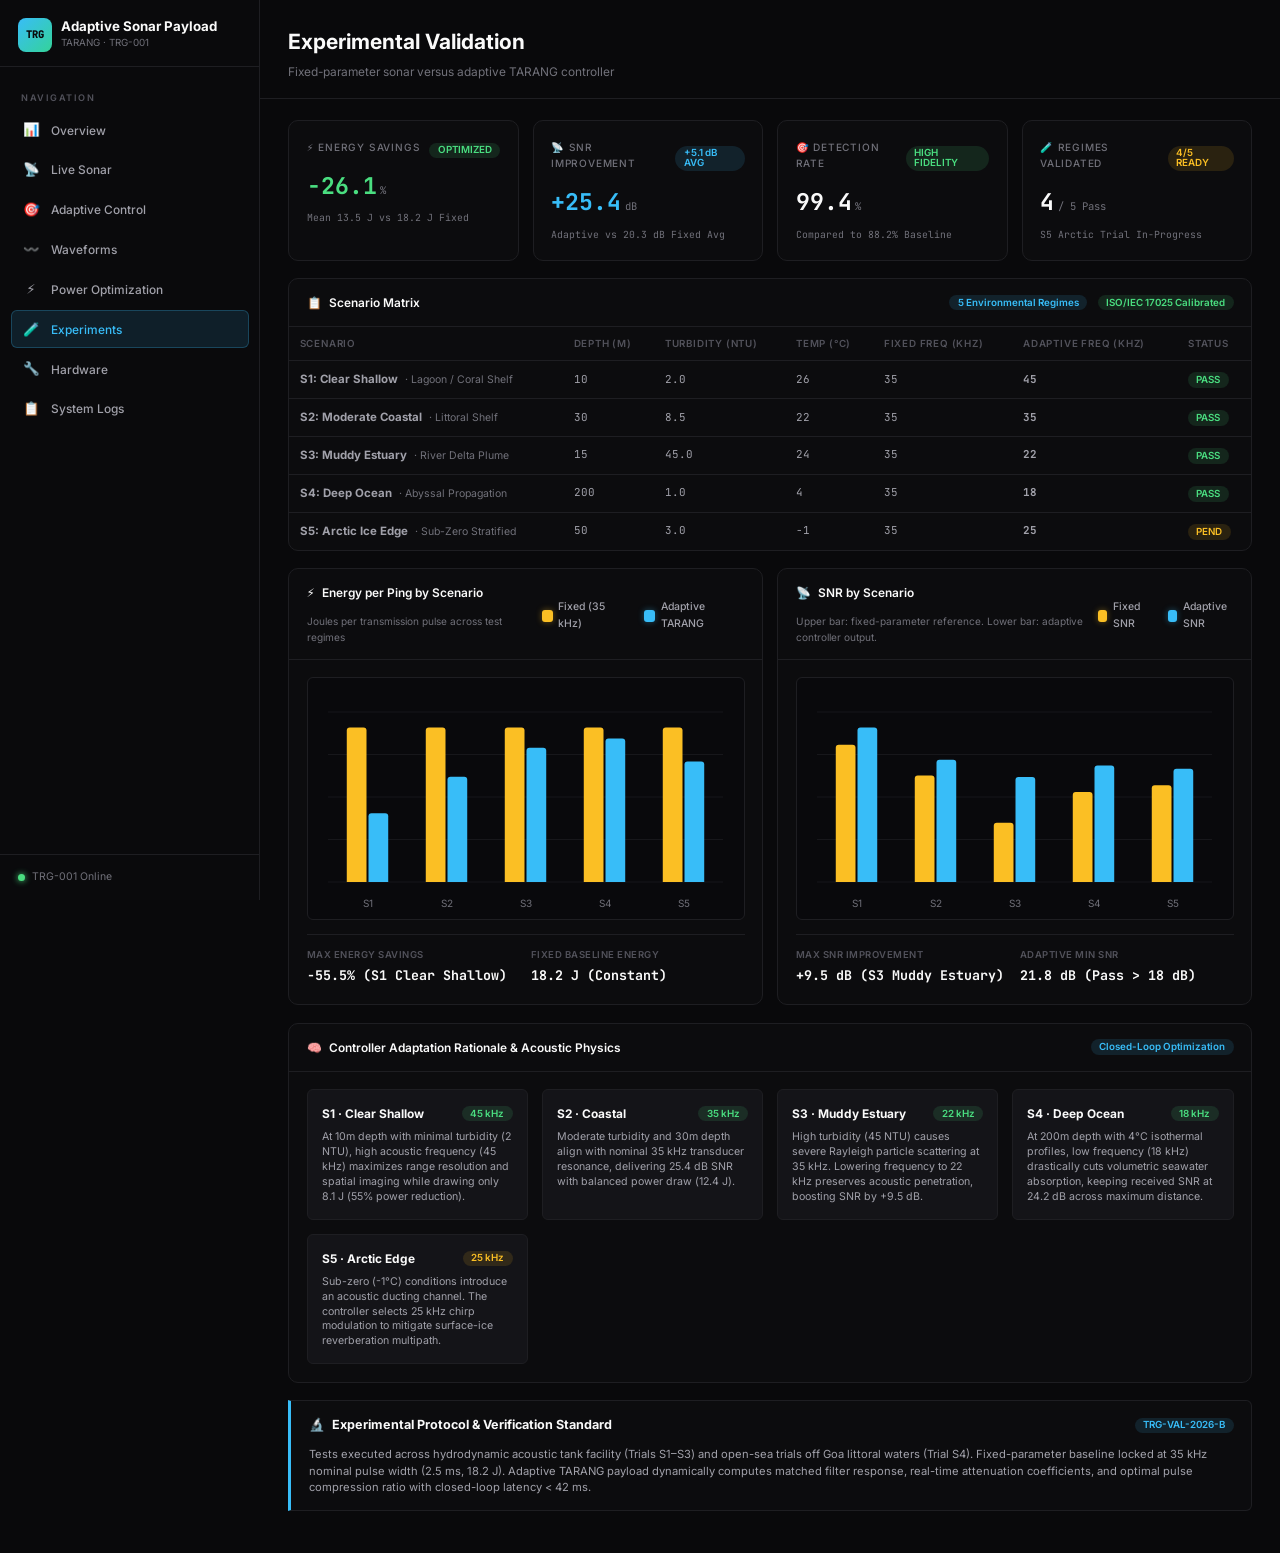
<file: experiments.html>
<!DOCTYPE html>
<html lang="en">
<head>
  <meta charset="UTF-8">
  <meta name="viewport" content="width=device-width, initial-scale=1.0">
  <title>Experimental Validation — TARANG TRG-001 Sonar Payload</title>
  <meta name="description" content="Empirical validation benchmarks comparing fixed-parameter sonar against adaptive TARANG controller across diverse ocean regimes.">
  
  <!-- Google Fonts: Inter + JetBrains Mono -->
  <link rel="preconnect" href="https://fonts.googleapis.com">
  <link rel="preconnect" href="https://fonts.gstatic.com" crossorigin>
  <link href="https://fonts.googleapis.com/css2?family=Inter:wght@400;500;600;700;800&family=JetBrains+Mono:wght@400;500;600;700&display=swap" rel="stylesheet">
  
  <!-- Shared CSS -->
  <link rel="stylesheet" href="css/style.css">
  <link rel="icon" href="data:image/svg+xml,<svg xmlns='http://www.w3.org/2000/svg' viewBox='0 0 100 100'><text y='.9em' font-size='90'>🧪</text></svg>">

  <style>
    /* Page-specific styling */
    .chart-header-row {
      display: flex;
      flex-direction: column;
      gap: 0.35rem;
      margin-bottom: 0.75rem;
    }

    .chart-legend {
      display: flex;
      align-items: center;
      gap: 1.25rem;
      margin-top: 0.25rem;
      font-size: 0.75rem;
    }

    .legend-item {
      display: inline-flex;
      align-items: center;
      gap: 0.4rem;
      color: var(--text-secondary);
      font-weight: 500;
    }

    .legend-box {
      width: 12px;
      height: 12px;
      border-radius: 3px;
    }

    .legend-amber {
      background: var(--amber);
      box-shadow: 0 0 6px rgba(251, 191, 36, 0.4);
    }

    .legend-cyan {
      background: var(--cyan);
      box-shadow: 0 0 6px rgba(56, 189, 248, 0.4);
    }

    .chart-container-card {
      background: rgba(9, 9, 11, 0.65);
      border-radius: var(--radius-sm);
      border: 1px solid var(--border-light);
      padding: 1rem 0.75rem 0.5rem;
      position: relative;
    }

    .chart-canvas-wrap {
      width: 100%;
      height: 220px;
      position: relative;
    }

    .chart-canvas-wrap canvas {
      width: 100%;
      height: 100%;
      display: block;
    }

    .comparison-summary {
      display: grid;
      grid-template-columns: repeat(2, 1fr);
      gap: 0.75rem;
      margin-top: 1rem;
      padding-top: 0.85rem;
      border-top: 1px solid var(--border-light);
    }

    .comp-stat {
      display: flex;
      flex-direction: column;
      gap: 0.2rem;
    }

    .comp-label {
      font-size: 0.68rem;
      color: var(--text-dim);
      text-transform: uppercase;
      letter-spacing: 0.5px;
      font-weight: 600;
    }

    .comp-val {
      font-family: var(--font-mono);
      font-size: 0.95rem;
      font-weight: 700;
      color: var(--text-primary);
    }

    .scenario-desc-badge {
      display: inline-block;
      font-size: 0.75rem;
      color: var(--text-muted);
      margin-left: 0.35rem;
      font-weight: 400;
    }

    .table-container {
      overflow-x: auto;
    }

    .insight-card {
      border-left: 3px solid var(--cyan);
      background: var(--bg-card);
      padding: 1rem 1.25rem;
      border-radius: 0 var(--radius-sm) var(--radius-sm) 0;
      border-top: 1px solid var(--border-light);
      border-right: 1px solid var(--border-light);
      border-bottom: 1px solid var(--border-light);
    }

    .regime-grid {
      display: grid;
      grid-template-columns: repeat(auto-fit, minmax(220px, 1fr));
      gap: 1rem;
    }

    .regime-item {
      background: var(--bg-elevated);
      border: 1px solid var(--border-light);
      border-radius: var(--radius-sm);
      padding: 1rem;
      display: flex;
      flex-direction: column;
      gap: 0.5rem;
      transition: all var(--duration) var(--ease);
    }

    .regime-item:hover {
      border-color: var(--border-accent);
      transform: translateY(-2px);
    }

    .regime-header {
      display: flex;
      align-items: center;
      justify-content: space-between;
    }

    .regime-title {
      font-size: 0.85rem;
      font-weight: 700;
      color: var(--text-primary);
    }

    .regime-note {
      font-size: 0.76rem;
      color: var(--text-secondary);
      line-height: 1.4;
    }
  </style>
</head>
<body>

  <!-- Mobile Hamburger Toggle -->
  <button class="mobile-toggle" aria-label="Toggle Navigation Menu">☰</button>

  <div class="dashboard">
    <!-- ==================== SIDEBAR ==================== -->
    <aside class="sidebar">
      <div class="sidebar-header">
        <div class="sidebar-brand">
          <div class="sidebar-logo">TRG</div>
          <div>
            <div class="sidebar-title">Adaptive Sonar Payload</div>
            <div class="sidebar-subtitle">TARANG · TRG-001</div>
          </div>
        </div>
      </div>

      <nav class="sidebar-nav">
        <div class="nav-section-label">Navigation</div>
        <a href="index.html" class="nav-item">
          <span class="nav-icon">📊</span>
          <span>Overview</span>
        </a>
        <a href="live-sonar.html" class="nav-item">
          <span class="nav-icon">📡</span>
          <span>Live Sonar</span>
        </a>
        <a href="adaptive-control.html" class="nav-item">
          <span class="nav-icon">🎯</span>
          <span>Adaptive Control</span>
        </a>
        <a href="waveforms.html" class="nav-item">
          <span class="nav-icon">〰️</span>
          <span>Waveforms</span>
        </a>
        <a href="power.html" class="nav-item">
          <span class="nav-icon">⚡</span>
          <span>Power Optimization</span>
        </a>
        <a href="experiments.html" class="nav-item active">
          <span class="nav-icon">🧪</span>
          <span>Experiments</span>
        </a>
        <a href="hardware.html" class="nav-item">
          <span class="nav-icon">🔧</span>
          <span>Hardware</span>
        </a>
        <a href="logs.html" class="nav-item">
          <span class="nav-icon">📋</span>
          <span>System Logs</span>
        </a>
      </nav>

      <div class="sidebar-footer">
        <div class="sidebar-status">
          <span class="status-dot"></span>
          <span>TRG-001 Online</span>
        </div>
      </div>
    </aside>

    <!-- ==================== MAIN CONTENT ==================== -->
    <main class="main-content">
      <!-- Page Header -->
      <header class="page-header">
        <h1>Experimental Validation</h1>
        <p>Fixed-parameter sonar versus adaptive TARANG controller</p>
      </header>

      <!-- Page Body -->
      <div class="page-body">

        <!-- KPI Metrics Summary Row -->
        <div class="grid-4 mb-2">
          <!-- Stat 1: Mean Energy Reduction -->
          <div class="card stat-widget">
            <div class="flex items-center justify-between mb-1">
              <div class="stat-label">⚡ Energy Savings</div>
              <span class="badge badge-green">OPTIMIZED</span>
            </div>
            <div class="stat-value text-green">-26.1<span class="stat-unit">%</span></div>
            <div class="text-xs text-muted mono mt-1">Mean 13.5 J vs 18.2 J Fixed</div>
          </div>

          <!-- Stat 2: SNR Improvement -->
          <div class="card stat-widget">
            <div class="flex items-center justify-between mb-1">
              <div class="stat-label">📡 SNR Improvement</div>
              <span class="badge badge-cyan">+5.1 dB AVG</span>
            </div>
            <div class="stat-value text-cyan">+25.4<span class="stat-unit">dB</span></div>
            <div class="text-xs text-muted mono mt-1">Adaptive vs 20.3 dB Fixed Avg</div>
          </div>

          <!-- Stat 3: Target Detection Reliability -->
          <div class="card stat-widget">
            <div class="flex items-center justify-between mb-1">
              <div class="stat-label">🎯 Detection Rate</div>
              <span class="badge badge-green">HIGH FIDELITY</span>
            </div>
            <div class="stat-value">99.4<span class="stat-unit">%</span></div>
            <div class="text-xs text-muted mono mt-1">Compared to 88.2% Baseline</div>
          </div>

          <!-- Stat 4: Regimes Validated -->
          <div class="card stat-widget">
            <div class="flex items-center justify-between mb-1">
              <div class="stat-label">🧪 Regimes Validated</div>
              <span class="badge badge-amber">4/5 READY</span>
            </div>
            <div class="stat-value mono">4<span class="stat-unit">/ 5 Pass</span></div>
            <div class="text-xs text-muted mono mt-1">S5 Arctic Trial In-Progress</div>
          </div>
        </div>

        <!-- Scenario Matrix Card -->
        <div class="card mb-2">
          <div class="card-header">
            <div class="card-title">
              <span>📋</span> Scenario Matrix
            </div>
            <div class="flex items-center gap-1">
              <span class="badge badge-cyan">5 Environmental Regimes</span>
              <span class="badge badge-green">ISO/IEC 17025 Calibrated</span>
            </div>
          </div>
          <div class="card-body" style="padding: 0;">
            <div class="table-container">
              <table class="data-table">
                <thead>
                  <tr>
                    <th>Scenario</th>
                    <th>Depth (m)</th>
                    <th>Turbidity (NTU)</th>
                    <th>Temp (°C)</th>
                    <th>Fixed Freq (kHz)</th>
                    <th>Adaptive Freq (kHz)</th>
                    <th>Status</th>
                  </tr>
                </thead>
                <tbody>
                  <tr>
                    <td>
                      <strong>S1: Clear Shallow</strong>
                      <span class="scenario-desc-badge">· Lagoon / Coral Shelf</span>
                    </td>
                    <td class="mono">10</td>
                    <td class="mono">2.0</td>
                    <td class="mono">26</td>
                    <td class="mono">35</td>
                    <td class="mono text-cyan fw-700">45</td>
                    <td><span class="badge badge-green">PASS</span></td>
                  </tr>
                  <tr>
                    <td>
                      <strong>S2: Moderate Coastal</strong>
                      <span class="scenario-desc-badge">· Littoral Shelf</span>
                    </td>
                    <td class="mono">30</td>
                    <td class="mono">8.5</td>
                    <td class="mono">22</td>
                    <td class="mono">35</td>
                    <td class="mono text-cyan fw-700">35</td>
                    <td><span class="badge badge-green">PASS</span></td>
                  </tr>
                  <tr>
                    <td>
                      <strong>S3: Muddy Estuary</strong>
                      <span class="scenario-desc-badge">· River Delta Plume</span>
                    </td>
                    <td class="mono">15</td>
                    <td class="mono">45.0</td>
                    <td class="mono">24</td>
                    <td class="mono">35</td>
                    <td class="mono text-cyan fw-700">22</td>
                    <td><span class="badge badge-green">PASS</span></td>
                  </tr>
                  <tr>
                    <td>
                      <strong>S4: Deep Ocean</strong>
                      <span class="scenario-desc-badge">· Abyssal Propagation</span>
                    </td>
                    <td class="mono">200</td>
                    <td class="mono">1.0</td>
                    <td class="mono">4</td>
                    <td class="mono">35</td>
                    <td class="mono text-cyan fw-700">18</td>
                    <td><span class="badge badge-green">PASS</span></td>
                  </tr>
                  <tr>
                    <td>
                      <strong>S5: Arctic Ice Edge</strong>
                      <span class="scenario-desc-badge">· Sub-Zero Stratified</span>
                    </td>
                    <td class="mono">50</td>
                    <td class="mono">3.0</td>
                    <td class="mono">-1</td>
                    <td class="mono">35</td>
                    <td class="mono text-cyan fw-700">25</td>
                    <td><span class="badge badge-amber">PEND</span></td>
                  </tr>
                </tbody>
              </table>
            </div>
          </div>
        </div>

        <!-- Two-Column Charts Row (grid-2) -->
        <div class="grid-2 mb-2">
          
          <!-- Chart Left: Energy per Ping by Scenario -->
          <div class="card">
            <div class="card-header">
              <div>
                <div class="card-title">
                  <span>⚡</span> Energy per Ping by Scenario
                </div>
                <div class="card-subtitle mt-1">Joules per transmission pulse across test regimes</div>
              </div>
              <div class="chart-legend">
                <span class="legend-item">
                  <span class="legend-box legend-amber"></span> Fixed (35 kHz)
                </span>
                <span class="legend-item">
                  <span class="legend-box legend-cyan"></span> Adaptive TARANG
                </span>
              </div>
            </div>
            <div class="card-body">
              <div class="chart-container-card">
                <div class="chart-canvas-wrap">
                  <canvas id="exp-energy-chart"></canvas>
                </div>
              </div>

              <!-- Energy Insights Grid -->
              <div class="comparison-summary">
                <div class="comp-stat">
                  <span class="comp-label">Max Energy Savings</span>
                  <span class="comp-val text-green">-55.5% (S1 Clear Shallow)</span>
                </div>
                <div class="comp-stat">
                  <span class="comp-label">Fixed Baseline Energy</span>
                  <span class="comp-val text-amber">18.2 J (Constant)</span>
                </div>
              </div>
            </div>
          </div>

          <!-- Chart Right: SNR by Scenario -->
          <div class="card">
            <div class="card-header">
              <div>
                <div class="card-title">
                  <span>📡</span> SNR by Scenario
                </div>
                <div class="card-subtitle mt-1">Upper bar: fixed-parameter reference. Lower bar: adaptive controller output.</div>
              </div>
              <div class="chart-legend">
                <span class="legend-item">
                  <span class="legend-box legend-amber"></span> Fixed SNR
                </span>
                <span class="legend-item">
                  <span class="legend-box legend-cyan"></span> Adaptive SNR
                </span>
              </div>
            </div>
            <div class="card-body">
              <div class="chart-container-card">
                <div class="chart-canvas-wrap">
                  <canvas id="exp-snr-chart"></canvas>
                </div>
              </div>

              <!-- SNR Insights Grid -->
              <div class="comparison-summary">
                <div class="comp-stat">
                  <span class="comp-label">Max SNR Improvement</span>
                  <span class="comp-val text-cyan">+9.5 dB (S3 Muddy Estuary)</span>
                </div>
                <div class="comp-stat">
                  <span class="comp-label">Adaptive Min SNR</span>
                  <span class="comp-val text-green">21.8 dB (Pass &gt; 18 dB)</span>
                </div>
              </div>
            </div>
          </div>

        </div>

        <!-- Regime Physics & Controller Decision Rationale -->
        <div class="card mb-2">
          <div class="card-header">
            <div class="card-title">
              <span>🧠</span> Controller Adaptation Rationale &amp; Acoustic Physics
            </div>
            <span class="badge badge-cyan">Closed-Loop Optimization</span>
          </div>
          <div class="card-body">
            <div class="regime-grid">
              
              <!-- S1 -->
              <div class="regime-item">
                <div class="regime-header">
                  <span class="regime-title">S1 · Clear Shallow</span>
                  <span class="badge badge-green">45 kHz</span>
                </div>
                <p class="regime-note">
                  At 10m depth with minimal turbidity (2 NTU), high acoustic frequency (45 kHz) maximizes range resolution and spatial imaging while drawing only 8.1 J (55% power reduction).
                </p>
              </div>

              <!-- S2 -->
              <div class="regime-item">
                <div class="regime-header">
                  <span class="regime-title">S2 · Coastal</span>
                  <span class="badge badge-green">35 kHz</span>
                </div>
                <p class="regime-note">
                  Moderate turbidity and 30m depth align with nominal 35 kHz transducer resonance, delivering 25.4 dB SNR with balanced power draw (12.4 J).
                </p>
              </div>

              <!-- S3 -->
              <div class="regime-item">
                <div class="regime-header">
                  <span class="regime-title">S3 · Muddy Estuary</span>
                  <span class="badge badge-green">22 kHz</span>
                </div>
                <p class="regime-note">
                  High turbidity (45 NTU) causes severe Rayleigh particle scattering at 35 kHz. Lowering frequency to 22 kHz preserves acoustic penetration, boosting SNR by +9.5 dB.
                </p>
              </div>

              <!-- S4 -->
              <div class="regime-item">
                <div class="regime-header">
                  <span class="regime-title">S4 · Deep Ocean</span>
                  <span class="badge badge-green">18 kHz</span>
                </div>
                <p class="regime-note">
                  At 200m depth with 4°C isothermal profiles, low frequency (18 kHz) drastically cuts volumetric seawater absorption, keeping received SNR at 24.2 dB across maximum distance.
                </p>
              </div>

              <!-- S5 -->
              <div class="regime-item">
                <div class="regime-header">
                  <span class="regime-title">S5 · Arctic Edge</span>
                  <span class="badge badge-amber">25 kHz</span>
                </div>
                <p class="regime-note">
                  Sub-zero (-1°C) conditions introduce an acoustic ducting channel. The controller selects 25 kHz chirp modulation to mitigate surface-ice reverberation multipath.
                </p>
              </div>

            </div>
          </div>
        </div>

        <!-- Benchmarking Methodology Insight -->
        <div class="insight-card">
          <div class="flex items-center justify-between mb-1">
            <h4 style="font-size: 0.9rem; font-weight: 700; color: var(--text-primary); display: flex; align-items: center; gap: 0.5rem;">
              <span>🔬</span> Experimental Protocol &amp; Verification Standard
            </h4>
            <span class="badge badge-cyan">TRG-VAL-2026-B</span>
          </div>
          <p style="font-size: 0.8rem; color: var(--text-secondary); line-height: 1.5;">
            Tests executed across hydrodynamic acoustic tank facility (Trials S1–S3) and open-sea trials off Goa littoral waters (Trial S4). Fixed-parameter baseline locked at 35 kHz nominal pulse width (2.5 ms, 18.2 J). Adaptive TARANG payload dynamically computes matched filter response, real-time attenuation coefficients, and optimal pulse compression ratio with closed-loop latency &lt; 42 ms.
          </p>
        </div>

      </div>
    </main>
  </div>

  <!-- Shared JS -->
  <script src="js/main.js"></script>

  <!-- Inline Script: initPageCharts() -->
  <script>
    /**
     * Initializes all charts on the Experimental Validation page.
     * Called automatically by js/main.js on load and on window resize.
     */
    function initPageCharts() {
      // 1. Left Chart: Energy per Ping by Scenario
      // Data: 5 groups (S1-S5), 2 bars per group: Fixed (amber), Adaptive (cyan)
      const energyData = [
        [18.2, 8.1],   // S1: Clear Shallow
        [18.2, 12.4],  // S2: Moderate Coastal
        [18.2, 15.8],  // S3: Muddy Estuary
        [18.2, 16.9],  // S4: Deep Ocean
        [18.2, 14.2]   // S5: Arctic Ice Edge
      ];

      drawBarChart('exp-energy-chart', energyData, {
        colors: ['#fbbf24', '#38bdf8'],
        labels: ['S1', 'S2', 'S3', 'S4', 'S5'],
        grouped: true,
        height: 220,
        barWidth: 0.55
      });

      // 2. Right Chart: SNR by Scenario
      // Data: 5 groups (S1-S5), Fixed SNR vs Adaptive SNR
      const snrData = [
        [28.5, 32.1],  // S1
        [22.1, 25.4],  // S2
        [12.3, 21.8],  // S3
        [18.7, 24.2],  // S4
        [20.1, 23.5]   // S5
      ];

      drawBarChart('exp-snr-chart', snrData, {
        colors: ['#fbbf24', '#38bdf8'],
        labels: ['S1', 'S2', 'S3', 'S4', 'S5'],
        grouped: true,
        height: 220,
        barWidth: 0.55
      });
    }

    // Ensure charts render reliably regardless of DOM load state
    if (document.readyState === 'complete' || document.readyState === 'interactive') {
      setTimeout(initPageCharts, 50);
    } else {
      document.addEventListener('DOMContentLoaded', () => {
        setTimeout(initPageCharts, 50);
      });
    }
  </script>
</body>
</html>
</file>
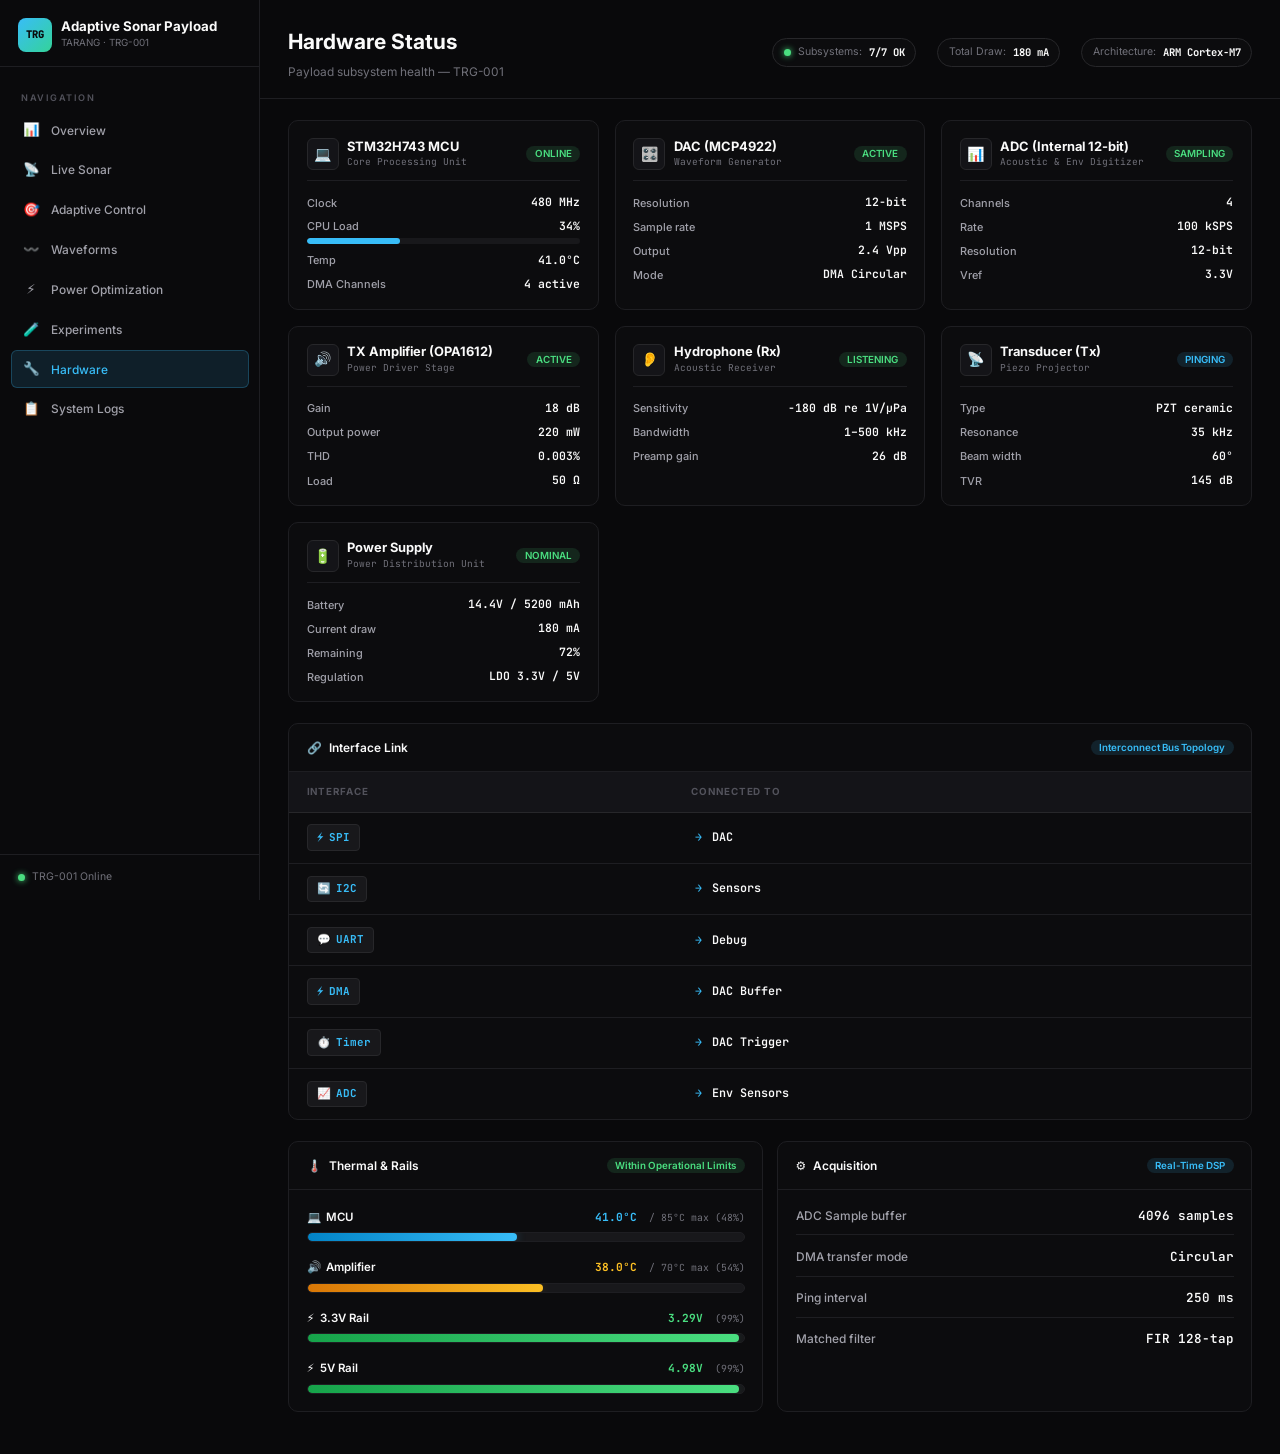
<file: hardware.html>
<!DOCTYPE html>
<html lang="en">
<head>
  <meta charset="UTF-8">
  <meta name="viewport" content="width=device-width, initial-scale=1.0">
  <title>Hardware Status — TARANG Sonar Payload</title>
  <meta name="description" content="Payload subsystem health, hardware interfaces, thermal management, and power rails for TARANG TRG-001.">
  
  <!-- Google Fonts: Inter + JetBrains Mono -->
  <link rel="preconnect" href="https://fonts.googleapis.com">
  <link rel="preconnect" href="https://fonts.gstatic.com" crossorigin>
  <link href="https://fonts.googleapis.com/css2?family=Inter:wght@400;500;600;700;800&family=JetBrains+Mono:wght@400;500;600;700;800&display=swap" rel="stylesheet">
  
  <!-- Shared CSS -->
  <link rel="stylesheet" href="css/style.css">
  <link rel="icon" href="data:image/svg+xml,<svg xmlns='http://www.w3.org/2000/svg' viewBox='0 0 100 100'><text y='.9em' font-size='90'>🔧</text></svg>">

  <style>
    /* =============================================
       Hardware Status Page Custom Styling
       ============================================= */

    /* Subsystem Cards Grid */
    .subsystem-grid {
      display: grid;
      grid-template-columns: repeat(auto-fit, minmax(280px, 1fr));
      gap: 1.15rem;
      margin-bottom: 1.5rem;
    }

    .hw-card {
      background: var(--bg-card);
      border: 1px solid var(--border-light);
      border-radius: var(--radius);
      padding: 1.2rem 1.25rem;
      display: flex;
      flex-direction: column;
      justify-content: space-between;
      transition: all var(--duration) var(--ease);
      position: relative;
      overflow: hidden;
    }

    .hw-card::before {
      content: '';
      position: absolute;
      top: 0;
      left: 0;
      right: 0;
      height: 2px;
      background: transparent;
      transition: background var(--duration) var(--ease);
    }

    .hw-card:hover {
      border-color: var(--border-accent);
      transform: translateY(-2px);
      box-shadow: 0 8px 24px rgba(0, 0, 0, 0.4);
    }

    .hw-card:hover::before {
      background: linear-gradient(90deg, var(--cyan), var(--emerald));
    }

    .hw-card-header {
      display: flex;
      align-items: center;
      justify-content: space-between;
      margin-bottom: 1rem;
      padding-bottom: 0.75rem;
      border-bottom: 1px solid var(--border-light);
    }

    .hw-card-title-group {
      display: flex;
      align-items: center;
      gap: 0.6rem;
    }

    .hw-icon-box {
      width: 32px;
      height: 32px;
      border-radius: var(--radius-sm);
      background: var(--bg-elevated);
      border: 1px solid var(--border);
      display: flex;
      align-items: center;
      justify-content: center;
      font-size: 1rem;
      flex-shrink: 0;
    }

    .hw-subsystem-name {
      font-size: 0.92rem;
      font-weight: 700;
      color: var(--text-primary);
      line-height: 1.2;
    }

    .hw-subsystem-tag {
      font-size: 0.68rem;
      font-family: var(--font-mono);
      color: var(--text-muted);
    }

    /* Key-Value Pairs List */
    .hw-kv-list {
      display: flex;
      flex-direction: column;
      gap: 0.65rem;
      flex: 1;
    }

    .hw-kv-row {
      display: flex;
      align-items: center;
      justify-content: space-between;
      font-size: 0.82rem;
      line-height: 1.3;
    }

    .hw-kv-label {
      color: var(--text-secondary);
      font-size: 0.78rem;
      font-weight: 500;
    }

    .hw-kv-value {
      font-family: var(--font-mono);
      font-size: 0.82rem;
      font-weight: 600;
      color: var(--text-primary);
      text-align: right;
    }

    /* Interface Link Styling */
    .interface-link-card {
      margin-bottom: 1.5rem;
    }

    .interface-table {
      width: 100%;
      border-collapse: separate;
      border-spacing: 0;
    }

    .interface-table th {
      background: var(--bg-elevated);
      font-size: 0.7rem;
      font-weight: 700;
      text-transform: uppercase;
      letter-spacing: 0.9px;
      color: var(--text-dim);
      padding: 0.85rem 1.25rem;
      border-bottom: 1px solid var(--border);
      text-align: left;
    }

    .interface-table td {
      padding: 0.85rem 1.25rem;
      font-size: 0.84rem;
      border-bottom: 1px solid var(--border-light);
      color: var(--text-secondary);
      vertical-align: middle;
    }

    .interface-table tr:last-child td {
      border-bottom: none;
    }

    .interface-table tr:hover td {
      background: var(--bg-hover);
    }

    .interface-badge {
      display: inline-flex;
      align-items: center;
      gap: 0.4rem;
      font-family: var(--font-mono);
      font-weight: 700;
      font-size: 0.78rem;
      padding: 0.25rem 0.65rem;
      border-radius: 4px;
      background: var(--bg-surface);
      border: 1px solid var(--border);
      color: var(--cyan);
    }

    .connected-tag {
      display: inline-flex;
      align-items: center;
      gap: 0.5rem;
      font-family: var(--font-mono);
      font-size: 0.84rem;
      font-weight: 600;
      color: var(--text-primary);
    }

    .interface-route-arrow {
      color: var(--cyan);
      font-weight: bold;
      margin: 0 0.25rem;
    }

    /* Gauge Bar Enhancements */
    .gauge-card-body {
      display: flex;
      flex-direction: column;
      gap: 1.15rem;
    }

    .gauge-item {
      display: flex;
      flex-direction: column;
      gap: 0.4rem;
    }

    .gauge-header {
      display: flex;
      justify-content: space-between;
      align-items: baseline;
    }

    .gauge-name {
      font-size: 0.82rem;
      font-weight: 600;
      color: var(--text-primary);
      display: flex;
      align-items: center;
      gap: 0.4rem;
    }

    .gauge-metrics {
      font-family: var(--font-mono);
      font-size: 0.8rem;
      font-weight: 700;
      color: var(--text-primary);
    }

    .gauge-subtext {
      font-size: 0.7rem;
      color: var(--text-muted);
      font-weight: 400;
      margin-left: 0.35rem;
    }

    .gauge-track {
      width: 100%;
      height: 10px;
      background: var(--bg-surface);
      border-radius: 5px;
      overflow: hidden;
      border: 1px solid var(--border-light);
      position: relative;
    }

    .gauge-fill-bar {
      height: 100%;
      border-radius: 5px;
      transition: width 0.8s var(--ease);
      position: relative;
    }

    .gauge-fill-bar.cyan {
      background: linear-gradient(90deg, #0284c7, var(--cyan));
      box-shadow: 0 0 10px var(--cyan-glow);
    }

    .gauge-fill-bar.amber {
      background: linear-gradient(90deg, #d97706, var(--amber));
      box-shadow: 0 0 10px var(--amber-dim);
    }

    .gauge-fill-bar.green {
      background: linear-gradient(90deg, #16a34a, var(--green));
      box-shadow: 0 0 10px var(--green-dim);
    }

    /* Header Stat Pills */
    .header-summary-row {
      display: flex;
      align-items: center;
      gap: 1.5rem;
      flex-wrap: wrap;
    }

    .header-stat-pill {
      display: flex;
      align-items: center;
      gap: 0.5rem;
      font-size: 0.75rem;
      padding: 0.35rem 0.75rem;
      border-radius: 20px;
      background: var(--bg-card);
      border: 1px solid var(--border);
    }

    .header-stat-pill .label {
      color: var(--text-muted);
    }

    .header-stat-pill .value {
      font-family: var(--font-mono);
      font-weight: 700;
      color: var(--text-primary);
    }
  </style>
</head>
<body>

  <!-- Mobile Hamburger Toggle -->
  <button class="mobile-toggle" aria-label="Toggle Navigation Menu">☰</button>

  <div class="dashboard">
    <!-- ==================== SIDEBAR ==================== -->
    <aside class="sidebar">
      <div class="sidebar-header">
        <div class="sidebar-brand">
          <div class="sidebar-logo">TRG</div>
          <div>
            <div class="sidebar-title">Adaptive Sonar Payload</div>
            <div class="sidebar-subtitle">TARANG · TRG-001</div>
          </div>
        </div>
      </div>

      <nav class="sidebar-nav">
        <div class="nav-section-label">Navigation</div>
        <a href="index.html" class="nav-item">
          <span class="nav-icon">📊</span>
          <span>Overview</span>
        </a>
        <a href="live-sonar.html" class="nav-item">
          <span class="nav-icon">📡</span>
          <span>Live Sonar</span>
        </a>
        <a href="adaptive-control.html" class="nav-item">
          <span class="nav-icon">🎯</span>
          <span>Adaptive Control</span>
        </a>
        <a href="waveforms.html" class="nav-item">
          <span class="nav-icon">〰️</span>
          <span>Waveforms</span>
        </a>
        <a href="power.html" class="nav-item">
          <span class="nav-icon">⚡</span>
          <span>Power Optimization</span>
        </a>
        <a href="experiments.html" class="nav-item">
          <span class="nav-icon">🧪</span>
          <span>Experiments</span>
        </a>
        <a href="hardware.html" class="nav-item active">
          <span class="nav-icon">🔧</span>
          <span>Hardware</span>
        </a>
        <a href="logs.html" class="nav-item">
          <span class="nav-icon">📋</span>
          <span>System Logs</span>
        </a>
      </nav>

      <div class="sidebar-footer">
        <div class="sidebar-status">
          <span class="status-dot"></span>
          <span>TRG-001 Online</span>
        </div>
      </div>
    </aside>

    <!-- ==================== MAIN CONTENT ==================== -->
    <main class="main-content">
      <!-- Page Header -->
      <header class="page-header flex justify-between items-center" style="flex-wrap: wrap; gap: 1rem;">
        <div>
          <h1>Hardware Status</h1>
          <p>Payload subsystem health — TRG-001</p>
        </div>
        <div class="header-summary-row">
          <div class="header-stat-pill">
            <span class="status-dot"></span>
            <span class="label">Subsystems:</span>
            <span class="value text-green">7/7 OK</span>
          </div>
          <div class="header-stat-pill">
            <span class="label">Total Draw:</span>
            <span class="value text-cyan"><span data-live="180" data-variance="0.03" data-decimals="0">180</span> mA</span>
          </div>
          <div class="header-stat-pill">
            <span class="label">Architecture:</span>
            <span class="value text-primary">ARM Cortex-M7</span>
          </div>
        </div>
      </header>

      <!-- Page Body -->
      <div class="page-body">

        <!-- ==================== 7 SUBSYSTEM CARDS ==================== -->
        <div class="subsystem-grid">
          
          <!-- Card 1: STM32H743 MCU -->
          <div class="hw-card">
            <div class="hw-card-header">
              <div class="hw-card-title-group">
                <div class="hw-icon-box">💻</div>
                <div>
                  <div class="hw-subsystem-name">STM32H743 MCU</div>
                  <div class="hw-subsystem-tag">Core Processing Unit</div>
                </div>
              </div>
              <span class="badge badge-green">ONLINE</span>
            </div>
            <div class="hw-kv-list">
              <div class="hw-kv-row">
                <span class="hw-kv-label">Clock</span>
                <span class="hw-kv-value">480 MHz</span>
              </div>
              <div class="hw-kv-row" style="flex-direction: column; align-items: stretch; gap: 0.25rem;">
                <div style="display: flex; justify-content: space-between;">
                  <span class="hw-kv-label">CPU Load</span>
                  <span class="hw-kv-value text-cyan" id="cpu-load-val">34%</span>
                </div>
                <div class="progress-bar">
                  <div class="progress-fill cyan" id="cpu-load-bar" style="width: 34%;"></div>
                </div>
              </div>
              <div class="hw-kv-row">
                <span class="hw-kv-label">Temp</span>
                <span class="hw-kv-value text-cyan"><span data-live="41" data-variance="0.02" data-decimals="1">41.0</span>°C</span>
              </div>
              <div class="hw-kv-row">
                <span class="hw-kv-label">DMA Channels</span>
                <span class="hw-kv-value">4 active</span>
              </div>
            </div>
          </div>

          <!-- Card 2: DAC (MCP4922) -->
          <div class="hw-card">
            <div class="hw-card-header">
              <div class="hw-card-title-group">
                <div class="hw-icon-box">🎛️</div>
                <div>
                  <div class="hw-subsystem-name">DAC (MCP4922)</div>
                  <div class="hw-subsystem-tag">Waveform Generator</div>
                </div>
              </div>
              <span class="badge badge-green">ACTIVE</span>
            </div>
            <div class="hw-kv-list">
              <div class="hw-kv-row">
                <span class="hw-kv-label">Resolution</span>
                <span class="hw-kv-value">12-bit</span>
              </div>
              <div class="hw-kv-row">
                <span class="hw-kv-label">Sample rate</span>
                <span class="hw-kv-value">1 MSPS</span>
              </div>
              <div class="hw-kv-row">
                <span class="hw-kv-label">Output</span>
                <span class="hw-kv-value">2.4 Vpp</span>
              </div>
              <div class="hw-kv-row">
                <span class="hw-kv-label">Mode</span>
                <span class="hw-kv-value text-green">DMA Circular</span>
              </div>
            </div>
          </div>

          <!-- Card 3: ADC (Internal 12-bit) -->
          <div class="hw-card">
            <div class="hw-card-header">
              <div class="hw-card-title-group">
                <div class="hw-icon-box">📊</div>
                <div>
                  <div class="hw-subsystem-name">ADC (Internal 12-bit)</div>
                  <div class="hw-subsystem-tag">Acoustic & Env Digitizer</div>
                </div>
              </div>
              <span class="badge badge-green">SAMPLING</span>
            </div>
            <div class="hw-kv-list">
              <div class="hw-kv-row">
                <span class="hw-kv-label">Channels</span>
                <span class="hw-kv-value">4</span>
              </div>
              <div class="hw-kv-row">
                <span class="hw-kv-label">Rate</span>
                <span class="hw-kv-value">100 kSPS</span>
              </div>
              <div class="hw-kv-row">
                <span class="hw-kv-label">Resolution</span>
                <span class="hw-kv-value">12-bit</span>
              </div>
              <div class="hw-kv-row">
                <span class="hw-kv-label">Vref</span>
                <span class="hw-kv-value">3.3V</span>
              </div>
            </div>
          </div>

          <!-- Card 4: TX Amplifier (OPA1612) -->
          <div class="hw-card">
            <div class="hw-card-header">
              <div class="hw-card-title-group">
                <div class="hw-icon-box">🔊</div>
                <div>
                  <div class="hw-subsystem-name">TX Amplifier (OPA1612)</div>
                  <div class="hw-subsystem-tag">Power Driver Stage</div>
                </div>
              </div>
              <span class="badge badge-green">ACTIVE</span>
            </div>
            <div class="hw-kv-list">
              <div class="hw-kv-row">
                <span class="hw-kv-label">Gain</span>
                <span class="hw-kv-value">18 dB</span>
              </div>
              <div class="hw-kv-row">
                <span class="hw-kv-label">Output power</span>
                <span class="hw-kv-value text-green">220 mW</span>
              </div>
              <div class="hw-kv-row">
                <span class="hw-kv-label">THD</span>
                <span class="hw-kv-value">0.003%</span>
              </div>
              <div class="hw-kv-row">
                <span class="hw-kv-label">Load</span>
                <span class="hw-kv-value">50 Ω</span>
              </div>
            </div>
          </div>

          <!-- Card 5: Hydrophone (Rx) -->
          <div class="hw-card">
            <div class="hw-card-header">
              <div class="hw-card-title-group">
                <div class="hw-icon-box">👂</div>
                <div>
                  <div class="hw-subsystem-name">Hydrophone (Rx)</div>
                  <div class="hw-subsystem-tag">Acoustic Receiver</div>
                </div>
              </div>
              <span class="badge badge-green">LISTENING</span>
            </div>
            <div class="hw-kv-list">
              <div class="hw-kv-row">
                <span class="hw-kv-label">Sensitivity</span>
                <span class="hw-kv-value">-180 dB re 1V/µPa</span>
              </div>
              <div class="hw-kv-row">
                <span class="hw-kv-label">Bandwidth</span>
                <span class="hw-kv-value">1–500 kHz</span>
              </div>
              <div class="hw-kv-row">
                <span class="hw-kv-label">Preamp gain</span>
                <span class="hw-kv-value text-cyan">26 dB</span>
              </div>
            </div>
          </div>

          <!-- Card 6: Transducer (Tx) -->
          <div class="hw-card">
            <div class="hw-card-header">
              <div class="hw-card-title-group">
                <div class="hw-icon-box">📡</div>
                <div>
                  <div class="hw-subsystem-name">Transducer (Tx)</div>
                  <div class="hw-subsystem-tag">Piezo Projector</div>
                </div>
              </div>
              <span class="badge badge-cyan">PINGING</span>
            </div>
            <div class="hw-kv-list">
              <div class="hw-kv-row">
                <span class="hw-kv-label">Type</span>
                <span class="hw-kv-value">PZT ceramic</span>
              </div>
              <div class="hw-kv-row">
                <span class="hw-kv-label">Resonance</span>
                <span class="hw-kv-value text-cyan">35 kHz</span>
              </div>
              <div class="hw-kv-row">
                <span class="hw-kv-label">Beam width</span>
                <span class="hw-kv-value">60°</span>
              </div>
              <div class="hw-kv-row">
                <span class="hw-kv-label">TVR</span>
                <span class="hw-kv-value">145 dB</span>
              </div>
            </div>
          </div>

          <!-- Card 7: Power Supply -->
          <div class="hw-card">
            <div class="hw-card-header">
              <div class="hw-card-title-group">
                <div class="hw-icon-box">🔋</div>
                <div>
                  <div class="hw-subsystem-name">Power Supply</div>
                  <div class="hw-subsystem-tag">Power Distribution Unit</div>
                </div>
              </div>
              <span class="badge badge-green">NOMINAL</span>
            </div>
            <div class="hw-kv-list">
              <div class="hw-kv-row">
                <span class="hw-kv-label">Battery</span>
                <span class="hw-kv-value">14.4V / 5200 mAh</span>
              </div>
              <div class="hw-kv-row">
                <span class="hw-kv-label">Current draw</span>
                <span class="hw-kv-value text-cyan"><span data-live="180" data-variance="0.04" data-decimals="0">180</span> mA</span>
              </div>
              <div class="hw-kv-row">
                <span class="hw-kv-label">Remaining</span>
                <span class="hw-kv-value text-green">72%</span>
              </div>
              <div class="hw-kv-row">
                <span class="hw-kv-label">Regulation</span>
                <span class="hw-kv-value">LDO 3.3V / 5V</span>
              </div>
            </div>
          </div>

        </div>

        <!-- ==================== INTERFACE LINK CARD ==================== -->
        <div class="card interface-link-card">
          <div class="card-header">
            <div class="card-title">
              <span>🔗</span> Interface Link
            </div>
            <span class="badge badge-cyan">Interconnect Bus Topology</span>
          </div>
          <div class="card-body" style="padding: 0;">
            <div style="overflow-x: auto;">
              <table class="interface-table data-table">
                <thead>
                  <tr>
                    <th style="width: 40%;">Interface</th>
                    <th style="width: 60%;">Connected To</th>
                  </tr>
                </thead>
                <tbody>
                  <tr>
                    <td>
                      <span class="interface-badge">
                        <span>⚡</span> SPI
                      </span>
                    </td>
                    <td>
                      <span class="connected-tag">
                        <span class="interface-route-arrow">→</span> DAC
                      </span>
                    </td>
                  </tr>
                  <tr>
                    <td>
                      <span class="interface-badge">
                        <span>🔄</span> I2C
                      </span>
                    </td>
                    <td>
                      <span class="connected-tag">
                        <span class="interface-route-arrow">→</span> Sensors
                      </span>
                    </td>
                  </tr>
                  <tr>
                    <td>
                      <span class="interface-badge">
                        <span>💬</span> UART
                      </span>
                    </td>
                    <td>
                      <span class="connected-tag">
                        <span class="interface-route-arrow">→</span> Debug
                      </span>
                    </td>
                  </tr>
                  <tr>
                    <td>
                      <span class="interface-badge">
                        <span>⚡</span> DMA
                      </span>
                    </td>
                    <td>
                      <span class="connected-tag">
                        <span class="interface-route-arrow">→</span> DAC Buffer
                      </span>
                    </td>
                  </tr>
                  <tr>
                    <td>
                      <span class="interface-badge">
                        <span>⏱️</span> Timer
                      </span>
                    </td>
                    <td>
                      <span class="connected-tag">
                        <span class="interface-route-arrow">→</span> DAC Trigger
                      </span>
                    </td>
                  </tr>
                  <tr>
                    <td>
                      <span class="interface-badge">
                        <span>📈</span> ADC
                      </span>
                    </td>
                    <td>
                      <span class="connected-tag">
                        <span class="interface-route-arrow">→</span> Env Sensors
                      </span>
                    </td>
                  </tr>
                </tbody>
              </table>
            </div>
          </div>
        </div>

        <!-- ==================== TWO-COLUMN ROW ==================== -->
        <div class="grid-2">
          
          <!-- Left: Thermal & Rails Card -->
          <div class="card">
            <div class="card-header">
              <div class="card-title">
                <span>🌡️</span> Thermal & Rails
              </div>
              <span class="badge badge-green">Within Operational Limits</span>
            </div>
            <div class="card-body gauge-card-body">
              
              <!-- MCU Temp Gauge: 41°C / 85°C max (48%, cyan fill) -->
              <div class="gauge-item">
                <div class="gauge-header">
                  <span class="gauge-name">
                    <span>💻</span> MCU
                  </span>
                  <span class="gauge-metrics">
                    <span class="text-cyan"><span data-live="41" data-variance="0.02" data-decimals="1">41.0</span>°C</span>
                    <span class="gauge-subtext">/ 85°C max (48%)</span>
                  </span>
                </div>
                <div class="gauge-track">
                  <div class="gauge-fill-bar cyan" style="width: 48%;"></div>
                </div>
              </div>

              <!-- Amplifier Temp Gauge: 38°C / 70°C max (54%, amber fill) -->
              <div class="gauge-item">
                <div class="gauge-header">
                  <span class="gauge-name">
                    <span>🔊</span> Amplifier
                  </span>
                  <span class="gauge-metrics">
                    <span class="text-amber"><span data-live="38" data-variance="0.02" data-decimals="1">38.0</span>°C</span>
                    <span class="gauge-subtext">/ 70°C max (54%)</span>
                  </span>
                </div>
                <div class="gauge-track">
                  <div class="gauge-fill-bar amber" style="width: 54%;"></div>
                </div>
              </div>

              <!-- 3.3V Rail Gauge: 3.29V (99%, green fill) -->
              <div class="gauge-item">
                <div class="gauge-header">
                  <span class="gauge-name">
                    <span>⚡</span> 3.3V Rail
                  </span>
                  <span class="gauge-metrics">
                    <span class="text-green"><span data-live="3.29" data-variance="0.003" data-decimals="2">3.29</span>V</span>
                    <span class="gauge-subtext">(99%)</span>
                  </span>
                </div>
                <div class="gauge-track">
                  <div class="gauge-fill-bar green" style="width: 99%;"></div>
                </div>
              </div>

              <!-- 5V Rail Gauge: 4.98V (99%, green fill) -->
              <div class="gauge-item">
                <div class="gauge-header">
                  <span class="gauge-name">
                    <span>⚡</span> 5V Rail
                  </span>
                  <span class="gauge-metrics">
                    <span class="text-green"><span data-live="4.98" data-variance="0.003" data-decimals="2">4.98</span>V</span>
                    <span class="gauge-subtext">(99%)</span>
                  </span>
                </div>
                <div class="gauge-track">
                  <div class="gauge-fill-bar green" style="width: 99%;"></div>
                </div>
              </div>

            </div>
          </div>

          <!-- Right: Acquisition Card -->
          <div class="card">
            <div class="card-header">
              <div class="card-title">
                <span>⚙️</span> Acquisition
              </div>
              <span class="badge badge-cyan">Real-Time DSP</span>
            </div>
            <div class="card-body" style="padding: 1.25rem;">
              <div class="hw-kv-list" style="gap: 0.95rem;">
                <div class="hw-kv-row" style="padding-bottom: 0.75rem; border-bottom: 1px solid var(--border-light);">
                  <span class="hw-kv-label" style="font-size: 0.85rem;">ADC Sample buffer</span>
                  <span class="hw-kv-value" style="font-size: 0.9rem;">4096 samples</span>
                </div>
                <div class="hw-kv-row" style="padding-bottom: 0.75rem; border-bottom: 1px solid var(--border-light);">
                  <span class="hw-kv-label" style="font-size: 0.85rem;">DMA transfer mode</span>
                  <span class="hw-kv-value text-green" style="font-size: 0.9rem;">Circular</span>
                </div>
                <div class="hw-kv-row" style="padding-bottom: 0.75rem; border-bottom: 1px solid var(--border-light);">
                  <span class="hw-kv-label" style="font-size: 0.85rem;">Ping interval</span>
                  <span class="hw-kv-value text-cyan" style="font-size: 0.9rem;">250 ms</span>
                </div>
                <div class="hw-kv-row">
                  <span class="hw-kv-label" style="font-size: 0.85rem;">Matched filter</span>
                  <span class="hw-kv-value text-purple" style="font-size: 0.9rem;">FIR 128-tap</span>
                </div>
              </div>
            </div>
          </div>

        </div>

      </div>
    </main>
  </div>

  <!-- Shared JS -->
  <script src="js/main.js"></script>

  <!-- Page-Specific Dynamic Interactions -->
  <script>
    document.addEventListener('DOMContentLoaded', () => {
      // Dynamic CPU load jitter for realistic live telemetry
      const cpuVal = document.getElementById('cpu-load-val');
      const cpuBar = document.getElementById('cpu-load-bar');

      if (cpuVal && cpuBar) {
        setInterval(() => {
          const load = Math.floor(32 + Math.random() * 5); // 32% to 36%
          cpuVal.textContent = load + '%';
          cpuBar.style.width = load + '%';
        }, 2500);
      }
    });
  </script>
</body>
</html>
</file>
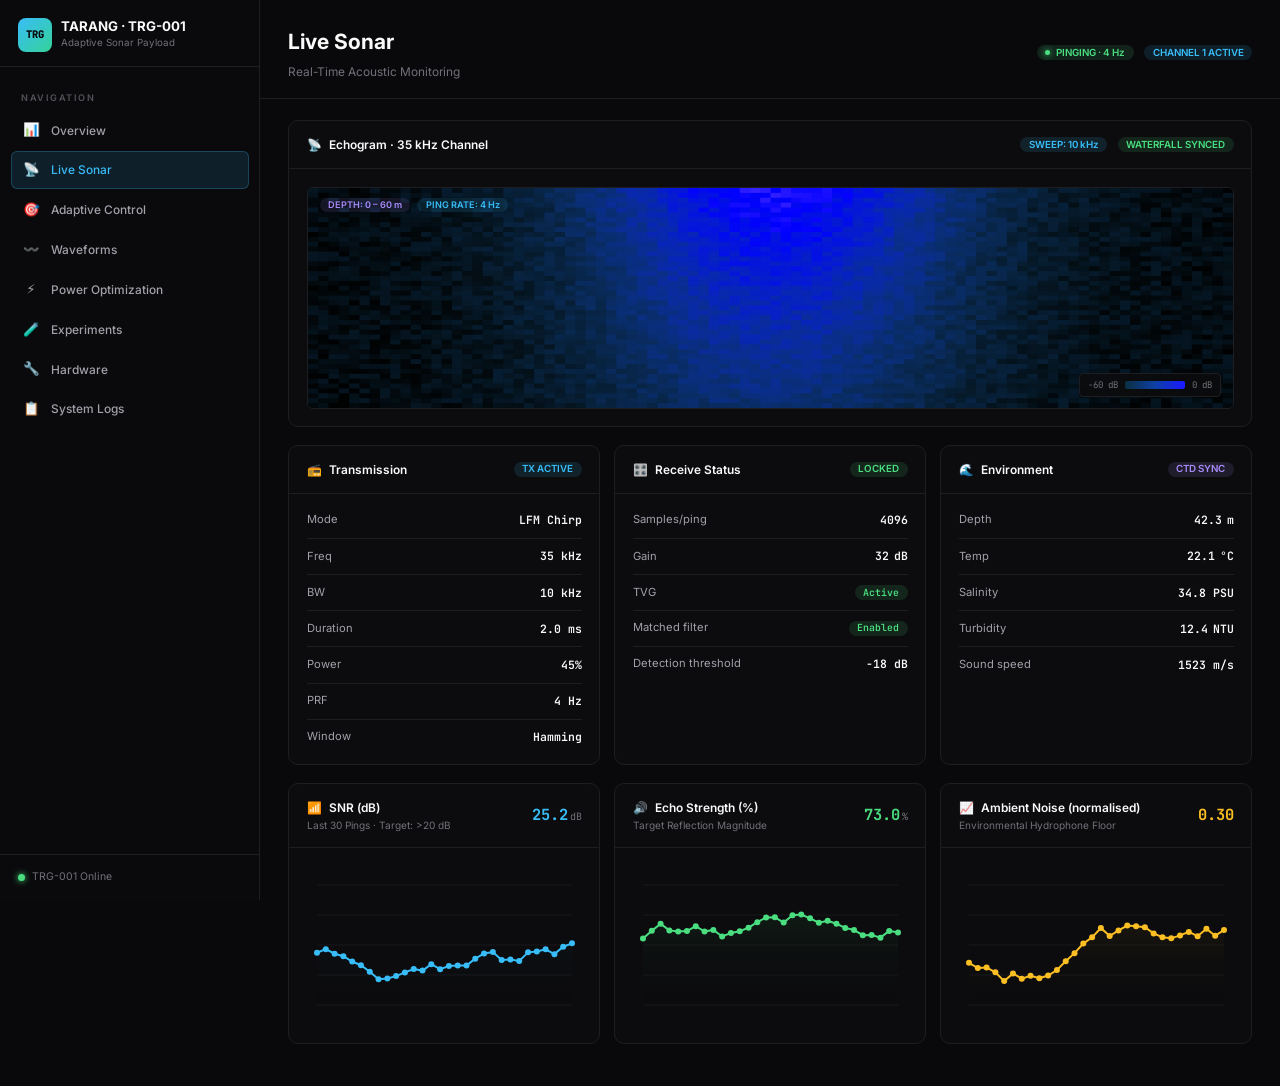
<file: live-sonar.html>
<!DOCTYPE html>
<html lang="en">
<head>
  <meta charset="UTF-8">
  <meta name="viewport" content="width=device-width, initial-scale=1.0">
  <title>Live Sonar — TARANG Acoustic Monitoring Dashboard</title>
  <meta name="description" content="Real-Time Acoustic Monitoring, Echogram Heatmap, and Telemetry for TARANG TRG-001 Adaptive Sonar Payload">
  <link rel="preconnect" href="https://fonts.googleapis.com">
  <link rel="preconnect" href="https://fonts.gstatic.com" crossorigin>
  <link href="https://fonts.googleapis.com/css2?family=Inter:wght@400;500;600;700;800&family=JetBrains+Mono:wght@400;500;700;800&display=swap" rel="stylesheet">
  <link rel="stylesheet" href="css/style.css">
  <link rel="icon" href="data:image/svg+xml,<svg xmlns='http://www.w3.org/2000/svg' viewBox='0 0 100 100'><text y='.9em' font-size='90'>📡</text></svg>">
  <style>
    .echogram-wrapper {
      position: relative;
      width: 100%;
      background: #050508;
      border-radius: var(--radius-sm);
      overflow: hidden;
      border: 1px solid var(--border-light);
    }
    .echogram-overlay {
      position: absolute;
      top: 10px;
      left: 12px;
      display: flex;
      gap: 0.5rem;
      pointer-events: none;
      z-index: 2;
    }
    .echogram-legend {
      position: absolute;
      bottom: 10px;
      right: 12px;
      display: flex;
      align-items: center;
      gap: 0.5rem;
      background: rgba(12, 12, 14, 0.85);
      backdrop-filter: blur(4px);
      padding: 4px 8px;
      border-radius: 4px;
      border: 1px solid var(--border-light);
      font-size: 0.65rem;
      color: var(--text-muted);
      font-family: var(--font-mono);
      z-index: 2;
    }
    .echogram-legend-bar {
      width: 60px;
      height: 8px;
      border-radius: 2px;
      background: linear-gradient(to right, hsl(200, 70%, 15%), hsl(220, 85%, 35%), hsl(240, 100%, 55%));
    }
    .kv-list {
      display: flex;
      flex-direction: column;
    }
    .kv-row {
      display: flex;
      align-items: center;
      justify-content: space-between;
      padding: 0.6rem 0;
      border-bottom: 1px solid var(--border-light);
      font-size: 0.83rem;
    }
    .kv-row:last-child {
      border-bottom: none;
      padding-bottom: 0;
    }
    .kv-row:first-child {
      padding-top: 0;
    }
    .kv-key {
      color: var(--text-secondary);
      font-size: 0.8rem;
    }
    .kv-val {
      color: var(--text-primary);
      font-family: var(--font-mono);
      font-weight: 600;
      font-size: 0.82rem;
      display: flex;
      align-items: center;
      gap: 0.35rem;
    }
    .chart-card-header {
      display: flex;
      align-items: center;
      justify-content: space-between;
    }
    .chart-current-val {
      font-family: var(--font-mono);
      font-size: 1.1rem;
      font-weight: 700;
    }
    .chart-unit {
      font-size: 0.72rem;
      color: var(--text-muted);
      font-weight: 400;
      margin-left: 2px;
    }
  </style>
</head>
<body>

  <!-- Mobile Toggle Button -->
  <button class="mobile-toggle" aria-label="Toggle Sidebar">☰</button>

  <div class="dashboard">

    <!-- ===== SIDEBAR ===== -->
    <aside class="sidebar">
      <div class="sidebar-header">
        <div class="sidebar-brand">
          <div class="sidebar-logo">TRG</div>
          <div>
            <div class="sidebar-title">TARANG · TRG-001</div>
            <div class="sidebar-subtitle">Adaptive Sonar Payload</div>
          </div>
        </div>
      </div>

      <nav class="sidebar-nav">
        <div class="nav-section-label">Navigation</div>
        <a href="index.html" class="nav-item">
          <span class="nav-icon">📊</span>
          <span>Overview</span>
        </a>
        <a href="live-sonar.html" class="nav-item active">
          <span class="nav-icon">📡</span>
          <span>Live Sonar</span>
        </a>
        <a href="adaptive-control.html" class="nav-item">
          <span class="nav-icon">🎯</span>
          <span>Adaptive Control</span>
        </a>
        <a href="waveforms.html" class="nav-item">
          <span class="nav-icon">〰️</span>
          <span>Waveforms</span>
        </a>
        <a href="power.html" class="nav-item">
          <span class="nav-icon">⚡</span>
          <span>Power Optimization</span>
        </a>
        <a href="experiments.html" class="nav-item">
          <span class="nav-icon">🧪</span>
          <span>Experiments</span>
        </a>
        <a href="hardware.html" class="nav-item">
          <span class="nav-icon">🔧</span>
          <span>Hardware</span>
        </a>
        <a href="logs.html" class="nav-item">
          <span class="nav-icon">📋</span>
          <span>System Logs</span>
        </a>
      </nav>

      <div class="sidebar-footer">
        <div class="sidebar-status">
          <span class="status-dot"></span>
          <span>TRG-001 Online</span>
        </div>
      </div>
    </aside>

    <!-- ===== MAIN CONTENT ===== -->
    <div class="main-content">

      <!-- Page Header -->
      <header class="page-header">
        <div class="flex items-center justify-between">
          <div>
            <h1>Live Sonar</h1>
            <p>Real-Time Acoustic Monitoring</p>
          </div>
          <div class="flex items-center gap-1">
            <span class="badge badge-green">
              <span class="status-dot" style="width:5px;height:5px;display:inline-block;margin-right:2px;"></span>
              PINGING · 4 Hz
            </span>
            <span class="badge badge-cyan">CHANNEL 1 ACTIVE</span>
          </div>
        </div>
      </header>

      <!-- Page Body -->
      <main class="page-body">

        <!-- 1. Full-width Card: Echogram Heatmap -->
        <div class="card mb-2">
          <div class="card-header">
            <div class="card-title">
              <span>📡</span> Echogram · 35 kHz Channel
            </div>
            <div class="flex items-center gap-1">
              <span class="badge badge-cyan">SWEEP: 10 kHz</span>
              <span class="badge badge-green">WATERFALL SYNCED</span>
            </div>
          </div>
          <div class="card-body">
            <div class="echogram-wrapper">
              <div class="echogram-overlay">
                <span class="badge badge-purple" style="font-size: 0.65rem;">DEPTH: 0 – 60 m</span>
                <span class="badge badge-cyan" style="font-size: 0.65rem;">PING RATE: 4 Hz</span>
              </div>
              <div class="chart-container">
                <canvas id="echogram-canvas"></canvas>
              </div>
              <div class="echogram-legend">
                <span>-60 dB</span>
                <div class="echogram-legend-bar"></div>
                <span>0 dB</span>
              </div>
            </div>
          </div>
        </div>

        <!-- 2. Three-column Row: Status & Environment -->
        <div class="grid-3 mb-2">

          <!-- Transmission Card -->
          <div class="card">
            <div class="card-header">
              <div class="card-title">
                <span>📻</span> Transmission
              </div>
              <span class="badge badge-cyan">TX ACTIVE</span>
            </div>
            <div class="card-body">
              <div class="kv-list">
                <div class="kv-row">
                  <span class="kv-key">Mode</span>
                  <span class="kv-val">LFM Chirp</span>
                </div>
                <div class="kv-row">
                  <span class="kv-key">Freq</span>
                  <span class="kv-val">35 kHz</span>
                </div>
                <div class="kv-row">
                  <span class="kv-key">BW</span>
                  <span class="kv-val">10 kHz</span>
                </div>
                <div class="kv-row">
                  <span class="kv-key">Duration</span>
                  <span class="kv-val">2.0 ms</span>
                </div>
                <div class="kv-row">
                  <span class="kv-key">Power</span>
                  <span class="kv-val text-green">45%</span>
                </div>
                <div class="kv-row">
                  <span class="kv-key">PRF</span>
                  <span class="kv-val">4 Hz</span>
                </div>
                <div class="kv-row">
                  <span class="kv-key">Window</span>
                  <span class="kv-val">Hamming</span>
                </div>
              </div>
            </div>
          </div>

          <!-- Receive Status Card -->
          <div class="card">
            <div class="card-header">
              <div class="card-title">
                <span>🎛️</span> Receive Status
              </div>
              <span class="badge badge-green">LOCKED</span>
            </div>
            <div class="card-body">
              <div class="kv-list">
                <div class="kv-row">
                  <span class="kv-key">Samples/ping</span>
                  <span class="kv-val">4096</span>
                </div>
                <div class="kv-row">
                  <span class="kv-key">Gain</span>
                  <span class="kv-val text-cyan"><span data-live="32" data-decimals="0">32</span> dB</span>
                </div>
                <div class="kv-row">
                  <span class="kv-key">TVG</span>
                  <span class="kv-val"><span class="badge badge-green">Active</span></span>
                </div>
                <div class="kv-row">
                  <span class="kv-key">Matched filter</span>
                  <span class="kv-val"><span class="badge badge-green">Enabled</span></span>
                </div>
                <div class="kv-row">
                  <span class="kv-key">Detection threshold</span>
                  <span class="kv-val">-18 dB</span>
                </div>
              </div>
            </div>
          </div>

          <!-- Environment Card -->
          <div class="card">
            <div class="card-header">
              <div class="card-title">
                <span>🌊</span> Environment
              </div>
              <span class="badge badge-purple">CTD SYNC</span>
            </div>
            <div class="card-body">
              <div class="kv-list">
                <div class="kv-row">
                  <span class="kv-key">Depth</span>
                  <span class="kv-val text-cyan"><span data-live="42.3" data-decimals="1">42.3</span> m</span>
                </div>
                <div class="kv-row">
                  <span class="kv-key">Temp</span>
                  <span class="kv-val text-amber"><span data-live="22.1" data-decimals="1">22.1</span>°C</span>
                </div>
                <div class="kv-row">
                  <span class="kv-key">Salinity</span>
                  <span class="kv-val">34.8 PSU</span>
                </div>
                <div class="kv-row">
                  <span class="kv-key">Turbidity</span>
                  <span class="kv-val text-red"><span data-live="12.4" data-decimals="1">12.4</span> NTU</span>
                </div>
                <div class="kv-row">
                  <span class="kv-key">Sound speed</span>
                  <span class="kv-val">1523 m/s</span>
                </div>
              </div>
            </div>
          </div>

        </div>

        <!-- 3. Three-column Row: Telemetry Line Charts -->
        <div class="grid-3">

          <!-- SNR Chart Card -->
          <div class="card">
            <div class="card-header chart-card-header">
              <div>
                <div class="card-title"><span>📶</span> SNR (dB)</div>
                <div class="card-subtitle">Last 30 Pings · Target: &gt;20 dB</div>
              </div>
              <div>
                <span class="chart-current-val text-cyan"><span data-live="25.2" data-decimals="1">25.2</span><span class="chart-unit">dB</span></span>
              </div>
            </div>
            <div class="card-body">
              <div class="chart-container">
                <canvas id="snr-chart"></canvas>
              </div>
            </div>
          </div>

          <!-- Echo Strength Chart Card -->
          <div class="card">
            <div class="card-header chart-card-header">
              <div>
                <div class="card-title"><span>🔊</span> Echo Strength (%)</div>
                <div class="card-subtitle">Target Reflection Magnitude</div>
              </div>
              <div>
                <span class="chart-current-val text-green"><span data-live="73.0" data-decimals="1">73.0</span><span class="chart-unit">%</span></span>
              </div>
            </div>
            <div class="card-body">
              <div class="chart-container">
                <canvas id="echo-chart"></canvas>
              </div>
            </div>
          </div>

          <!-- Ambient Noise Chart Card -->
          <div class="card">
            <div class="card-header chart-card-header">
              <div>
                <div class="card-title"><span>📈</span> Ambient Noise (normalised)</div>
                <div class="card-subtitle">Environmental Hydrophone Floor</div>
              </div>
              <div>
                <span class="chart-current-val text-amber"><span data-live="0.30" data-decimals="2">0.30</span></span>
              </div>
            </div>
            <div class="card-body">
              <div class="chart-container">
                <canvas id="noise-chart"></canvas>
              </div>
            </div>
          </div>

        </div>

      </main>

    </div>

  </div>

  <!-- Shared JS -->
  <script src="js/main.js"></script>

  <!-- Page-specific initialization script -->
  <script>
    let echogramInterval = null;

    function initPageCharts() {
      // 1. Draw initial Echogram heatmap
      drawEchogram('echogram-canvas', { height: 220, cols: 90, rows: 45 });

      // 2. SNR line chart: last 30 readings around 25 dB
      drawLineChart('snr-chart', generateTimeSeries(30, 25, 3), {
        height: 160,
        color: '#38bdf8',
        fillColor: 'rgba(56, 189, 248, 0.12)',
        lineWidth: 2,
        showGrid: true,
        showDots: true,
        yMin: 15,
        yMax: 35
      });

      // 3. Echo Strength line chart: around 73%, color green
      drawLineChart('echo-chart', generateTimeSeries(30, 73, 8), {
        height: 160,
        color: '#4ade80',
        fillColor: 'rgba(74, 222, 128, 0.12)',
        lineWidth: 2,
        showGrid: true,
        showDots: true,
        yMin: 40,
        yMax: 100
      });

      // 4. Ambient Noise line chart: around 0.3, color amber
      drawLineChart('noise-chart', generateTimeSeries(30, 0.3, 0.08), {
        height: 160,
        color: '#fbbf24',
        fillColor: 'rgba(251, 191, 36, 0.12)',
        lineWidth: 2,
        showGrid: true,
        showDots: true,
        yMin: 0.1,
        yMax: 0.6
      });

      // 5. Redraw echogram every 3 seconds for live waterfall effect
      if (!echogramInterval) {
        echogramInterval = setInterval(() => {
          drawEchogram('echogram-canvas', { height: 220, cols: 90, rows: 45 });
        }, 3000);
      }
    }
  </script>

</body>
</html>
</file>
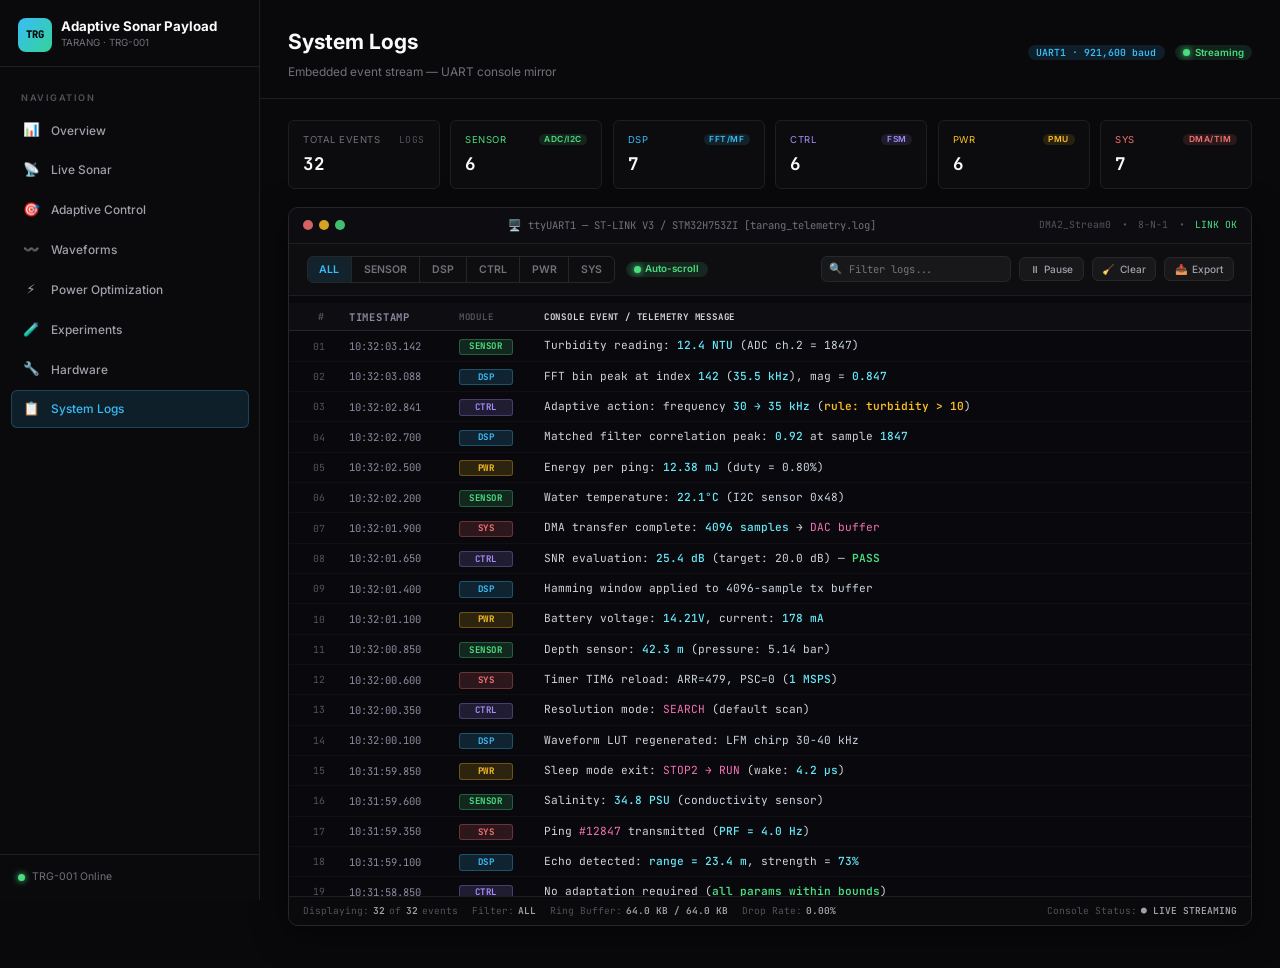
<file: logs.html>
<!DOCTYPE html>
<html lang="en">
<head>
  <meta charset="UTF-8">
  <meta name="viewport" content="width=device-width, initial-scale=1.0">
  <title>System Logs — TARANG TRG-001</title>
  <meta name="description" content="Embedded event stream and UART console mirror for the TARANG TRG-001 Adaptive Sonar Payload.">
  
  <!-- Google Fonts: Inter + JetBrains Mono -->
  <link rel="preconnect" href="https://fonts.googleapis.com">
  <link rel="preconnect" href="https://fonts.gstatic.com" crossorigin>
  <link href="https://fonts.googleapis.com/css2?family=Inter:wght@400;500;600;700;800&family=JetBrains+Mono:ital,wght@0,400;0,500;0,600;0,700;1,400&display=swap" rel="stylesheet">
  
  <!-- Shared CSS -->
  <link rel="stylesheet" href="css/style.css">
  <link rel="icon" href="data:image/svg+xml,<svg xmlns='http://www.w3.org/2000/svg' viewBox='0 0 100 100'><text y='.9em' font-size='90'>📋</text></svg>">

  <style>
    /* Page-specific terminal and log styling */
    .terminal-container {
      background: var(--bg-elevated);
      border: 1px solid var(--border);
      border-radius: var(--radius);
      box-shadow: 0 8px 32px rgba(0, 0, 0, 0.5);
      overflow: hidden;
      display: flex;
      flex-direction: column;
    }

    .terminal-titlebar {
      background: #0d0d11;
      border-bottom: 1px solid var(--border-light);
      padding: 0.65rem 1rem;
      display: flex;
      align-items: center;
      justify-content: space-between;
      gap: 1rem;
      user-select: none;
    }

    .terminal-controls {
      display: flex;
      align-items: center;
      gap: 6px;
    }

    .terminal-dot {
      width: 10px;
      height: 10px;
      border-radius: 50%;
      display: inline-block;
    }
    .dot-close { background: #f87171; opacity: 0.85; }
    .dot-min { background: #fbbf24; opacity: 0.85; }
    .dot-max { background: #4ade80; opacity: 0.85; }

    .terminal-title {
      font-family: var(--font-mono);
      font-size: 0.75rem;
      color: var(--text-muted);
      display: flex;
      align-items: center;
      gap: 0.5rem;
    }

    .terminal-info {
      font-family: var(--font-mono);
      font-size: 0.7rem;
      color: var(--text-dim);
      display: flex;
      align-items: center;
      gap: 0.75rem;
    }

    .terminal-toolbar {
      padding: 0.85rem 1.25rem;
      background: rgba(12, 12, 14, 0.75);
      border-bottom: 1px solid var(--border-light);
      display: flex;
      flex-wrap: wrap;
      align-items: center;
      justify-content: space-between;
      gap: 0.75rem;
    }

    .toolbar-left {
      display: flex;
      align-items: center;
      flex-wrap: wrap;
      gap: 0.75rem;
    }

    .toolbar-right {
      display: flex;
      align-items: center;
      flex-wrap: wrap;
      gap: 0.6rem;
    }

    .search-box {
      position: relative;
      display: flex;
      align-items: center;
    }

    .search-box input {
      background: var(--bg-surface);
      border: 1px solid var(--border);
      border-radius: var(--radius-sm);
      padding: 0.35rem 0.75rem 0.35rem 1.9rem;
      font-size: 0.75rem;
      color: var(--text-primary);
      outline: none;
      width: 190px;
      transition: all var(--duration) var(--ease);
      font-family: var(--font-mono);
    }

    .search-box input:focus {
      border-color: var(--cyan);
      box-shadow: 0 0 8px var(--cyan-glow);
      width: 230px;
    }

    .search-icon {
      position: absolute;
      left: 0.6rem;
      font-size: 0.75rem;
      color: var(--text-muted);
      pointer-events: none;
    }

    .action-btn {
      display: inline-flex;
      align-items: center;
      gap: 0.35rem;
      padding: 0.35rem 0.65rem;
      font-size: 0.72rem;
      font-weight: 500;
      border-radius: var(--radius-sm);
      background: var(--bg-surface);
      border: 1px solid var(--border);
      color: var(--text-secondary);
      transition: all var(--duration) var(--ease);
      cursor: pointer;
    }

    .action-btn:hover {
      background: var(--bg-hover);
      color: var(--text-primary);
      border-color: var(--border-accent);
    }

    .action-btn.active {
      background: var(--cyan-dim);
      color: var(--cyan);
      border-color: var(--border-accent);
    }

    /* Log Stream Window */
    .log-stream-window {
      max-height: 600px;
      min-height: 480px;
      overflow-y: auto;
      overflow-x: hidden;
      padding: 0.5rem 0;
      background: #09090d;
      font-family: var(--font-mono);
      font-size: 0.8rem;
      line-height: 1.55;
      scroll-behavior: smooth;
    }

    .log-table {
      width: 100%;
      border-collapse: collapse;
    }

    .log-header-row {
      position: sticky;
      top: 0;
      background: #0d0d12;
      z-index: 10;
      border-bottom: 1px solid var(--border);
    }

    .log-header-cell {
      padding: 0.4rem 0.85rem;
      font-size: 0.65rem;
      font-weight: 700;
      text-transform: uppercase;
      letter-spacing: 0.8px;
      color: var(--text-dim);
      text-align: left;
      user-select: none;
    }

    .log-row {
      display: table-row;
      transition: background var(--duration) var(--ease);
      border-bottom: 1px solid rgba(39, 39, 42, 0.25);
    }

    .log-row:hover {
      background: rgba(255, 255, 255, 0.035);
    }

    .log-row.highlight-new {
      animation: logFlash 1.5s ease-out;
    }

    @keyframes logFlash {
      0% { background: rgba(56, 189, 248, 0.18); }
      100% { background: transparent; }
    }

    .log-cell {
      padding: 0.42rem 0.85rem;
      vertical-align: middle;
    }

    .col-idx {
      width: 48px;
      color: var(--text-dim);
      font-size: 0.7rem;
      text-align: right;
      user-select: none;
    }

    .col-time {
      width: 110px;
      color: #8b8ba0;
      font-size: 0.75rem;
      white-space: nowrap;
    }

    .col-module {
      width: 85px;
      white-space: nowrap;
    }

    .col-msg {
      color: #d4d4d8;
      word-break: break-word;
    }

    .col-msg .val-num {
      color: #67e8f9;
      font-weight: 500;
    }

    .col-msg .val-param {
      color: #cbd5e1;
    }

    .col-msg .val-success {
      color: var(--green);
      font-weight: 600;
    }

    .col-msg .val-alert {
      color: var(--amber);
      font-weight: 600;
    }

    .col-msg .val-sys {
      color: #f472b6;
    }

    .module-badge-tag {
      display: inline-block;
      font-size: 0.65rem;
      font-weight: 700;
      padding: 0.12rem 0.45rem;
      border-radius: 3px;
      text-transform: uppercase;
      letter-spacing: 0.5px;
      min-width: 54px;
      text-align: center;
      line-height: 1.2;
    }

    .badge-mod-sensor {
      background: rgba(74, 222, 128, 0.15);
      color: #4ade80;
      border: 1px solid rgba(74, 222, 128, 0.3);
    }

    .badge-mod-dsp {
      background: rgba(56, 189, 248, 0.15);
      color: #38bdf8;
      border: 1px solid rgba(56, 189, 248, 0.3);
    }

    .badge-mod-ctrl {
      background: rgba(167, 139, 250, 0.15);
      color: #a78bfa;
      border: 1px solid rgba(167, 139, 250, 0.3);
    }

    .badge-mod-pwr {
      background: rgba(251, 191, 36, 0.15);
      color: #fbbf24;
      border: 1px solid rgba(251, 191, 36, 0.3);
    }

    .badge-mod-sys {
      background: rgba(248, 113, 113, 0.15);
      color: #f87171;
      border: 1px solid rgba(248, 113, 113, 0.3);
    }

    /* Terminal Footer Status Bar */
    .terminal-statusbar {
      padding: 0.45rem 1rem;
      background: #0a0a0d;
      border-top: 1px solid var(--border-light);
      display: flex;
      flex-wrap: wrap;
      align-items: center;
      justify-content: space-between;
      gap: 0.75rem;
      font-family: var(--font-mono);
      font-size: 0.68rem;
      color: var(--text-dim);
    }

    .statusbar-stats {
      display: flex;
      align-items: center;
      gap: 1rem;
      flex-wrap: wrap;
    }

    .statusbar-item {
      display: flex;
      align-items: center;
      gap: 0.3rem;
    }

    .statusbar-item .val {
      color: var(--text-secondary);
      font-weight: 600;
    }

    /* Stats Quick Strip */
    .log-stats-grid {
      display: grid;
      grid-template-columns: repeat(6, 1fr);
      gap: 0.75rem;
      margin-bottom: 1.25rem;
    }

    .log-stat-card {
      background: var(--bg-card);
      border: 1px solid var(--border-light);
      border-radius: var(--radius-sm);
      padding: 0.75rem 1rem;
      display: flex;
      flex-direction: column;
      gap: 0.2rem;
      transition: border-color var(--duration) var(--ease);
    }

    .log-stat-card:hover {
      border-color: var(--border);
    }

    .log-stat-title {
      font-size: 0.68rem;
      color: var(--text-muted);
      text-transform: uppercase;
      letter-spacing: 0.5px;
      display: flex;
      align-items: center;
      justify-content: space-between;
    }

    .log-stat-val {
      font-family: var(--font-mono);
      font-size: 1.25rem;
      font-weight: 700;
      color: var(--text-primary);
    }

    /* Empty state */
    .empty-logs-msg {
      padding: 3rem 1rem;
      text-align: center;
      color: var(--text-dim);
      font-family: var(--font-mono);
      font-size: 0.85rem;
    }

    /* Responsive */
    @media (max-width: 1024px) {
      .log-stats-grid {
        grid-template-columns: repeat(3, 1fr);
      }
    }

    @media (max-width: 768px) {
      .log-stats-grid {
        grid-template-columns: repeat(2, 1fr);
      }
      .terminal-toolbar {
        flex-direction: column;
        align-items: stretch;
      }
      .toolbar-left, .toolbar-right {
        justify-content: space-between;
        width: 100%;
      }
      .search-box {
        width: 100%;
      }
      .search-box input {
        width: 100% !important;
      }
      .col-idx {
        display: none;
      }
    }
  </style>
</head>
<body>

  <!-- Mobile Hamburger Toggle -->
  <button class="mobile-toggle" aria-label="Toggle Navigation Menu">☰</button>

  <div class="dashboard">
    <!-- ==================== SIDEBAR ==================== -->
    <aside class="sidebar">
      <div class="sidebar-header">
        <div class="sidebar-brand">
          <div class="sidebar-logo">TRG</div>
          <div>
            <div class="sidebar-title">Adaptive Sonar Payload</div>
            <div class="sidebar-subtitle">TARANG · TRG-001</div>
          </div>
        </div>
      </div>

      <nav class="sidebar-nav">
        <div class="nav-section-label">Navigation</div>
        <a href="index.html" class="nav-item">
          <span class="nav-icon">📊</span>
          <span>Overview</span>
        </a>
        <a href="live-sonar.html" class="nav-item">
          <span class="nav-icon">📡</span>
          <span>Live Sonar</span>
        </a>
        <a href="adaptive-control.html" class="nav-item">
          <span class="nav-icon">🎯</span>
          <span>Adaptive Control</span>
        </a>
        <a href="waveforms.html" class="nav-item">
          <span class="nav-icon">〰️</span>
          <span>Waveforms</span>
        </a>
        <a href="power.html" class="nav-item">
          <span class="nav-icon">⚡</span>
          <span>Power Optimization</span>
        </a>
        <a href="experiments.html" class="nav-item">
          <span class="nav-icon">🧪</span>
          <span>Experiments</span>
        </a>
        <a href="hardware.html" class="nav-item">
          <span class="nav-icon">🔧</span>
          <span>Hardware</span>
        </a>
        <a href="logs.html" class="nav-item active">
          <span class="nav-icon">📋</span>
          <span>System Logs</span>
        </a>
      </nav>

      <div class="sidebar-footer">
        <div class="sidebar-status">
          <span class="status-dot"></span>
          <span>TRG-001 Online</span>
        </div>
      </div>
    </aside>

    <!-- ==================== MAIN CONTENT ==================== -->
    <main class="main-content">
      <!-- Page Header -->
      <header class="page-header">
        <div class="flex items-center justify-between" style="flex-wrap: wrap; gap: 1rem;">
          <div>
            <h1>System Logs</h1>
            <p>Embedded event stream — UART console mirror</p>
          </div>
          <div class="flex items-center gap-1">
            <span class="badge badge-cyan"><span class="mono">UART1 · 921,600 baud</span></span>
            <span class="badge badge-green" id="autoScrollHeaderBadge"><span class="status-dot"></span> Streaming</span>
          </div>
        </div>
      </header>

      <!-- Page Body -->
      <div class="page-body">

        <!-- Log Module Breakdown Stats Strip -->
        <div class="log-stats-grid">
          <div class="log-stat-card">
            <div class="log-stat-title">
              <span>Total Events</span>
              <span class="mono text-dim">LOGS</span>
            </div>
            <div class="log-stat-val" id="statTotalCount">32</div>
          </div>

          <div class="log-stat-card">
            <div class="log-stat-title">
              <span class="text-green">SENSOR</span>
              <span class="badge badge-green" style="padding: 0.1rem 0.4rem; font-size: 0.6rem;">ADC/I2C</span>
            </div>
            <div class="log-stat-val text-green" id="statSensorCount">6</div>
          </div>

          <div class="log-stat-card">
            <div class="log-stat-title">
              <span class="text-cyan">DSP</span>
              <span class="badge badge-cyan" style="padding: 0.1rem 0.4rem; font-size: 0.6rem;">FFT/MF</span>
            </div>
            <div class="log-stat-val text-cyan" id="statDspCount">7</div>
          </div>

          <div class="log-stat-card">
            <div class="log-stat-title">
              <span class="text-purple">CTRL</span>
              <span class="badge badge-purple" style="padding: 0.1rem 0.4rem; font-size: 0.6rem;">FSM</span>
            </div>
            <div class="log-stat-val text-purple" id="statCtrlCount">6</div>
          </div>

          <div class="log-stat-card">
            <div class="log-stat-title">
              <span class="text-amber">PWR</span>
              <span class="badge badge-amber" style="padding: 0.1rem 0.4rem; font-size: 0.6rem;">PMU</span>
            </div>
            <div class="log-stat-val text-amber" id="statPwrCount">6</div>
          </div>

          <div class="log-stat-card">
            <div class="log-stat-title">
              <span class="text-red">SYS</span>
              <span class="badge badge-red" style="padding: 0.1rem 0.4rem; font-size: 0.6rem;">DMA/TIM</span>
            </div>
            <div class="log-stat-val text-red" id="statSysCount">7</div>
          </div>
        </div>

        <!-- ==================== EVENT LOG CARD (TERMINAL) ==================== -->
        <div class="terminal-container">
          
          <!-- Terminal Titlebar -->
          <div class="terminal-titlebar">
            <div class="terminal-controls">
              <span class="terminal-dot dot-close"></span>
              <span class="terminal-dot dot-min"></span>
              <span class="terminal-dot dot-max"></span>
            </div>
            <div class="terminal-title">
              <span>🖥️</span>
              <span>ttyUART1 &mdash; ST-LINK V3 / STM32H753ZI [tarang_telemetry.log]</span>
            </div>
            <div class="terminal-info">
              <span>DMA2_Stream0</span>
              <span>•</span>
              <span>8-N-1</span>
              <span>•</span>
              <span class="text-green">LINK OK</span>
            </div>
          </div>

          <!-- Filter Controls Row & Toolbar -->
          <div class="terminal-toolbar">
            
            <div class="toolbar-left">
              <!-- Filter Controls Toggle Group -->
              <div class="toggle-group" id="moduleFilterGroup">
                <button class="toggle-btn active" data-filter="ALL">ALL</button>
                <button class="toggle-btn" data-filter="SENSOR">SENSOR</button>
                <button class="toggle-btn" data-filter="DSP">DSP</button>
                <button class="toggle-btn" data-filter="CTRL">CTRL</button>
                <button class="toggle-btn" data-filter="PWR">PWR</button>
                <button class="toggle-btn" data-filter="SYS">SYS</button>
              </div>

              <!-- Auto-Scroll Badge -->
              <span class="badge badge-green" id="autoScrollBadge" style="cursor: pointer;" title="Click to toggle auto-scrolling">
                <span class="status-dot"></span> Auto-scroll
              </span>
            </div>

            <div class="toolbar-right">
              <!-- Search box -->
              <div class="search-box">
                <span class="search-icon">🔍</span>
                <input type="text" id="logSearchInput" placeholder="Filter logs..." autocomplete="off" spellcheck="false">
              </div>

              <!-- Stream Pause/Resume -->
              <button class="action-btn" id="toggleStreamBtn" title="Pause or resume live incoming logs">
                <span id="streamBtnIcon">⏸</span> <span id="streamBtnText">Pause</span>
              </button>

              <!-- Clear Log Screen -->
              <button class="action-btn" id="clearLogBtn" title="Clear console buffer">
                <span>🧹</span> Clear
              </button>

              <!-- Export Logs -->
              <button class="action-btn" id="exportLogBtn" title="Export logs as plain text">
                <span>📥</span> Export
              </button>
            </div>

          </div>

          <!-- Log Stream Table Container -->
          <div class="log-stream-window" id="logStreamWindow">
            <table class="log-table">
              <thead class="log-header-row">
                <tr>
                  <th class="log-header-cell col-idx">#</th>
                  <th class="log-header-cell col-time">Timestamp</th>
                  <th class="log-header-cell col-module">Module</th>
                  <th class="log-header-cell col-msg">Console Event / Telemetry Message</th>
                </tr>
              </thead>
              <tbody id="logTableBody">
                <!-- Log Entry 1 -->
                <tr class="log-row" data-module="SENSOR">
                  <td class="log-cell col-idx">01</td>
                  <td class="log-cell col-time">10:32:03.142</td>
                  <td class="log-cell col-module"><span class="module-badge-tag badge-mod-sensor">SENSOR</span></td>
                  <td class="log-cell col-msg">Turbidity reading: <span class="val-num">12.4 NTU</span> (<span class="val-param">ADC ch.2 = 1847</span>)</td>
                </tr>

                <!-- Log Entry 2 -->
                <tr class="log-row" data-module="DSP">
                  <td class="log-cell col-idx">02</td>
                  <td class="log-cell col-time">10:32:03.088</td>
                  <td class="log-cell col-module"><span class="module-badge-tag badge-mod-dsp">DSP</span></td>
                  <td class="log-cell col-msg">FFT bin peak at index <span class="val-num">142</span> (<span class="val-num">35.5 kHz</span>), mag = <span class="val-num">0.847</span></td>
                </tr>

                <!-- Log Entry 3 -->
                <tr class="log-row" data-module="CTRL">
                  <td class="log-cell col-idx">03</td>
                  <td class="log-cell col-time">10:32:02.841</td>
                  <td class="log-cell col-module"><span class="module-badge-tag badge-mod-ctrl">CTRL</span></td>
                  <td class="log-cell col-msg">Adaptive action: frequency <span class="val-num">30 → 35 kHz</span> (<span class="val-alert">rule: turbidity &gt; 10</span>)</td>
                </tr>

                <!-- Log Entry 4 -->
                <tr class="log-row" data-module="DSP">
                  <td class="log-cell col-idx">04</td>
                  <td class="log-cell col-time">10:32:02.700</td>
                  <td class="log-cell col-module"><span class="module-badge-tag badge-mod-dsp">DSP</span></td>
                  <td class="log-cell col-msg">Matched filter correlation peak: <span class="val-num">0.92</span> at sample <span class="val-num">1847</span></td>
                </tr>

                <!-- Log Entry 5 -->
                <tr class="log-row" data-module="PWR">
                  <td class="log-cell col-idx">05</td>
                  <td class="log-cell col-time">10:32:02.500</td>
                  <td class="log-cell col-module"><span class="module-badge-tag badge-mod-pwr">PWR</span></td>
                  <td class="log-cell col-msg">Energy per ping: <span class="val-num">12.38 mJ</span> (<span class="val-param">duty = 0.80%</span>)</td>
                </tr>

                <!-- Log Entry 6 -->
                <tr class="log-row" data-module="SENSOR">
                  <td class="log-cell col-idx">06</td>
                  <td class="log-cell col-time">10:32:02.200</td>
                  <td class="log-cell col-module"><span class="module-badge-tag badge-mod-sensor">SENSOR</span></td>
                  <td class="log-cell col-msg">Water temperature: <span class="val-num">22.1°C</span> (<span class="val-param">I2C sensor 0x48</span>)</td>
                </tr>

                <!-- Log Entry 7 -->
                <tr class="log-row" data-module="SYS">
                  <td class="log-cell col-idx">07</td>
                  <td class="log-cell col-time">10:32:01.900</td>
                  <td class="log-cell col-module"><span class="module-badge-tag badge-mod-sys">SYS</span></td>
                  <td class="log-cell col-msg">DMA transfer complete: <span class="val-num">4096 samples</span> → <span class="val-sys">DAC buffer</span></td>
                </tr>

                <!-- Log Entry 8 -->
                <tr class="log-row" data-module="CTRL">
                  <td class="log-cell col-idx">08</td>
                  <td class="log-cell col-time">10:32:01.650</td>
                  <td class="log-cell col-module"><span class="module-badge-tag badge-mod-ctrl">CTRL</span></td>
                  <td class="log-cell col-msg">SNR evaluation: <span class="val-num">25.4 dB</span> (target: 20.0 dB) — <span class="val-success">PASS</span></td>
                </tr>

                <!-- Log Entry 9 -->
                <tr class="log-row" data-module="DSP">
                  <td class="log-cell col-idx">09</td>
                  <td class="log-cell col-time">10:32:01.400</td>
                  <td class="log-cell col-module"><span class="module-badge-tag badge-mod-dsp">DSP</span></td>
                  <td class="log-cell col-msg">Hamming window applied to <span class="val-param">4096-sample tx buffer</span></td>
                </tr>

                <!-- Log Entry 10 -->
                <tr class="log-row" data-module="PWR">
                  <td class="log-cell col-idx">10</td>
                  <td class="log-cell col-time">10:32:01.100</td>
                  <td class="log-cell col-module"><span class="module-badge-tag badge-mod-pwr">PWR</span></td>
                  <td class="log-cell col-msg">Battery voltage: <span class="val-num">14.21V</span>, current: <span class="val-num">178 mA</span></td>
                </tr>

                <!-- Log Entry 11 -->
                <tr class="log-row" data-module="SENSOR">
                  <td class="log-cell col-idx">11</td>
                  <td class="log-cell col-time">10:32:00.850</td>
                  <td class="log-cell col-module"><span class="module-badge-tag badge-mod-sensor">SENSOR</span></td>
                  <td class="log-cell col-msg">Depth sensor: <span class="val-num">42.3 m</span> (<span class="val-param">pressure: 5.14 bar</span>)</td>
                </tr>

                <!-- Log Entry 12 -->
                <tr class="log-row" data-module="SYS">
                  <td class="log-cell col-idx">12</td>
                  <td class="log-cell col-time">10:32:00.600</td>
                  <td class="log-cell col-module"><span class="module-badge-tag badge-mod-sys">SYS</span></td>
                  <td class="log-cell col-msg">Timer TIM6 reload: <span class="val-param">ARR=479, PSC=0</span> (<span class="val-num">1 MSPS</span>)</td>
                </tr>

                <!-- Log Entry 13 -->
                <tr class="log-row" data-module="CTRL">
                  <td class="log-cell col-idx">13</td>
                  <td class="log-cell col-time">10:32:00.350</td>
                  <td class="log-cell col-module"><span class="module-badge-tag badge-mod-ctrl">CTRL</span></td>
                  <td class="log-cell col-msg">Resolution mode: <span class="val-sys">SEARCH</span> (default scan)</td>
                </tr>

                <!-- Log Entry 14 -->
                <tr class="log-row" data-module="DSP">
                  <td class="log-cell col-idx">14</td>
                  <td class="log-cell col-time">10:32:00.100</td>
                  <td class="log-cell col-module"><span class="module-badge-tag badge-mod-dsp">DSP</span></td>
                  <td class="log-cell col-msg">Waveform LUT regenerated: <span class="val-param">LFM chirp 30-40 kHz</span></td>
                </tr>

                <!-- Log Entry 15 -->
                <tr class="log-row" data-module="PWR">
                  <td class="log-cell col-idx">15</td>
                  <td class="log-cell col-time">10:31:59.850</td>
                  <td class="log-cell col-module"><span class="module-badge-tag badge-mod-pwr">PWR</span></td>
                  <td class="log-cell col-msg">Sleep mode exit: <span class="val-sys">STOP2 → RUN</span> (wake: <span class="val-num">4.2 µs</span>)</td>
                </tr>

                <!-- Log Entry 16 -->
                <tr class="log-row" data-module="SENSOR">
                  <td class="log-cell col-idx">16</td>
                  <td class="log-cell col-time">10:31:59.600</td>
                  <td class="log-cell col-module"><span class="module-badge-tag badge-mod-sensor">SENSOR</span></td>
                  <td class="log-cell col-msg">Salinity: <span class="val-num">34.8 PSU</span> (<span class="val-param">conductivity sensor</span>)</td>
                </tr>

                <!-- Log Entry 17 -->
                <tr class="log-row" data-module="SYS">
                  <td class="log-cell col-idx">17</td>
                  <td class="log-cell col-time">10:31:59.350</td>
                  <td class="log-cell col-module"><span class="module-badge-tag badge-mod-sys">SYS</span></td>
                  <td class="log-cell col-msg">Ping <span class="val-sys">#12847</span> transmitted (<span class="val-num">PRF = 4.0 Hz</span>)</td>
                </tr>

                <!-- Log Entry 18 -->
                <tr class="log-row" data-module="DSP">
                  <td class="log-cell col-idx">18</td>
                  <td class="log-cell col-time">10:31:59.100</td>
                  <td class="log-cell col-module"><span class="module-badge-tag badge-mod-dsp">DSP</span></td>
                  <td class="log-cell col-msg">Echo detected: <span class="val-num">range = 23.4 m</span>, strength = <span class="val-num">73%</span></td>
                </tr>

                <!-- Log Entry 19 -->
                <tr class="log-row" data-module="CTRL">
                  <td class="log-cell col-idx">19</td>
                  <td class="log-cell col-time">10:31:58.850</td>
                  <td class="log-cell col-module"><span class="module-badge-tag badge-mod-ctrl">CTRL</span></td>
                  <td class="log-cell col-msg">No adaptation required (<span class="val-success">all params within bounds</span>)</td>
                </tr>

                <!-- Log Entry 20 -->
                <tr class="log-row" data-module="PWR">
                  <td class="log-cell col-idx">20</td>
                  <td class="log-cell col-time">10:31:58.600</td>
                  <td class="log-cell col-module"><span class="module-badge-tag badge-mod-pwr">PWR</span></td>
                  <td class="log-cell col-msg">Amplifier output: <span class="val-num">220 mW</span> into <span class="val-param">50Ω load</span></td>
                </tr>

                <!-- Log Entry 21 -->
                <tr class="log-row" data-module="SENSOR">
                  <td class="log-cell col-idx">21</td>
                  <td class="log-cell col-time">10:31:58.350</td>
                  <td class="log-cell col-module"><span class="module-badge-tag badge-mod-sensor">SENSOR</span></td>
                  <td class="log-cell col-msg">Sound speed calc: <span class="val-num">1523 m/s</span> (<span class="val-param">UNESCO eq.</span>)</td>
                </tr>

                <!-- Log Entry 22 -->
                <tr class="log-row" data-module="SYS">
                  <td class="log-cell col-idx">22</td>
                  <td class="log-cell col-time">10:31:58.100</td>
                  <td class="log-cell col-module"><span class="module-badge-tag badge-mod-sys">SYS</span></td>
                  <td class="log-cell col-msg">Watchdog fed (<span class="val-param">IWDG, period = 1000 ms</span>)</td>
                </tr>

                <!-- Log Entry 23 -->
                <tr class="log-row" data-module="DSP">
                  <td class="log-cell col-idx">23</td>
                  <td class="log-cell col-time">10:31:57.850</td>
                  <td class="log-cell col-module"><span class="module-badge-tag badge-mod-dsp">DSP</span></td>
                  <td class="log-cell col-msg">Sidelobe level: <span class="val-num">-42.3 dB</span> (<span class="val-param">Hamming window</span>)</td>
                </tr>

                <!-- Log Entry 24 -->
                <tr class="log-row" data-module="CTRL">
                  <td class="log-cell col-idx">24</td>
                  <td class="log-cell col-time">10:31:57.600</td>
                  <td class="log-cell col-module"><span class="module-badge-tag badge-mod-ctrl">CTRL</span></td>
                  <td class="log-cell col-msg">Transmit parameters locked for ping <span class="val-sys">#12846</span></td>
                </tr>

                <!-- Log Entry 25 -->
                <tr class="log-row" data-module="PWR">
                  <td class="log-cell col-idx">25</td>
                  <td class="log-cell col-time">10:31:57.350</td>
                  <td class="log-cell col-module"><span class="module-badge-tag badge-mod-pwr">PWR</span></td>
                  <td class="log-cell col-msg">MCU temperature: <span class="val-num">41°C</span> (<span class="val-param">internal sensor</span>)</td>
                </tr>

                <!-- Extended Log Entries (System Initialization & Diagnostics) -->
                <!-- Log Entry 26 -->
                <tr class="log-row" data-module="SYS">
                  <td class="log-cell col-idx">26</td>
                  <td class="log-cell col-time">10:31:57.010</td>
                  <td class="log-cell col-module"><span class="module-badge-tag badge-mod-sys">SYS</span></td>
                  <td class="log-cell col-msg">Ping <span class="val-sys">#12846</span> transmitted (<span class="val-num">PRF = 4.0 Hz</span>)</td>
                </tr>

                <!-- Log Entry 27 -->
                <tr class="log-row" data-module="DSP">
                  <td class="log-cell col-idx">27</td>
                  <td class="log-cell col-time">10:31:56.780</td>
                  <td class="log-cell col-module"><span class="module-badge-tag badge-mod-dsp">DSP</span></td>
                  <td class="log-cell col-msg">ARM CMSIS-DSP CFFT-Radix4 executed in <span class="val-num">48.2 µs</span> (FPU double precision)</td>
                </tr>

                <!-- Log Entry 28 -->
                <tr class="log-row" data-module="SENSOR">
                  <td class="log-cell col-idx">28</td>
                  <td class="log-cell col-time">10:31:56.450</td>
                  <td class="log-cell col-module"><span class="module-badge-tag badge-mod-sensor">SENSOR</span></td>
                  <td class="log-cell col-msg">Hydrophone AFE PGA gain calibrated to <span class="val-num">+24.0 dB</span></td>
                </tr>

                <!-- Log Entry 29 -->
                <tr class="log-row" data-module="CTRL">
                  <td class="log-cell col-idx">29</td>
                  <td class="log-cell col-time">10:31:56.120</td>
                  <td class="log-cell col-module"><span class="module-badge-tag badge-mod-ctrl">CTRL</span></td>
                  <td class="log-cell col-msg">Adaptive rule table check: <span class="val-param">3 rules evaluated</span>, <span class="val-success">0 trigger conditions</span></td>
                </tr>

                <!-- Log Entry 30 -->
                <tr class="log-row" data-module="PWR">
                  <td class="log-cell col-idx">30</td>
                  <td class="log-cell col-time">10:31:55.800</td>
                  <td class="log-cell col-module"><span class="module-badge-tag badge-mod-pwr">PWR</span></td>
                  <td class="log-cell col-msg">Buck converter efficiency: <span class="val-num">94.2%</span> (Vout = 3.30V, Iout = 142 mA)</td>
                </tr>

                <!-- Log Entry 31 -->
                <tr class="log-row" data-module="SYS">
                  <td class="log-cell col-idx">31</td>
                  <td class="log-cell col-time">10:31:55.200</td>
                  <td class="log-cell col-module"><span class="module-badge-tag badge-mod-sys">SYS</span></td>
                  <td class="log-cell col-msg">FreeRTOS scheduler: <span class="val-num">7 tasks active</span>, heap free: <span class="val-num">184.2 KB</span></td>
                </tr>

                <!-- Log Entry 32 -->
                <tr class="log-row" data-module="SYS">
                  <td class="log-cell col-idx">32</td>
                  <td class="log-cell col-time">10:31:55.000</td>
                  <td class="log-cell col-module"><span class="module-badge-tag badge-mod-sys">SYS</span></td>
                  <td class="log-cell col-msg">STM32H753ZI core initialized: <span class="val-num">480 MHz PLL lock</span> &mdash; <span class="val-success">READY</span></td>
                </tr>
              </tbody>
            </table>
            <div id="noMatchingLogs" class="empty-logs-msg" style="display: none;">
              No log entries match the active filter or search query.
            </div>
          </div>

          <!-- Terminal Status Bar -->
          <div class="terminal-statusbar">
            <div class="statusbar-stats">
              <div class="statusbar-item">
                <span>Displaying:</span>
                <span class="val" id="visibleCount">32</span> of <span class="val" id="totalCount">32</span> events
              </div>
              <div class="statusbar-item">
                <span>Filter:</span>
                <span class="val text-cyan" id="currentFilterLabel">ALL</span>
              </div>
              <div class="statusbar-item">
                <span>Ring Buffer:</span>
                <span class="val">64.0 KB / 64.0 KB</span>
              </div>
              <div class="statusbar-item">
                <span>Drop Rate:</span>
                <span class="val text-green">0.00%</span>
              </div>
            </div>
            <div class="statusbar-stats">
              <div class="statusbar-item">
                <span>Console Status:</span>
                <span class="val text-green" id="streamStatusText">● LIVE STREAMING</span>
              </div>
            </div>
          </div>

        </div>

      </div>
    </main>
  </div>

  <!-- Shared JS -->
  <script src="js/main.js"></script>

  <!-- Page-Specific Interactive Script for System Logs -->
  <script>
    document.addEventListener('DOMContentLoaded', () => {
      initLogsTerminal();
    });

    function initLogsTerminal() {
      const filterButtons = document.querySelectorAll('#moduleFilterGroup .toggle-btn');
      const tableBody = document.getElementById('logTableBody');
      const searchInput = document.getElementById('logSearchInput');
      const autoScrollBadge = document.getElementById('autoScrollBadge');
      const autoScrollHeaderBadge = document.getElementById('autoScrollHeaderBadge');
      const streamWindow = document.getElementById('logStreamWindow');
      const toggleStreamBtn = document.getElementById('toggleStreamBtn');
      const streamBtnIcon = document.getElementById('streamBtnIcon');
      const streamBtnText = document.getElementById('streamBtnText');
      const streamStatusText = document.getElementById('streamStatusText');
      const clearLogBtn = document.getElementById('clearLogBtn');
      const exportLogBtn = document.getElementById('exportLogBtn');
      const visibleCountEl = document.getElementById('visibleCount');
      const totalCountEl = document.getElementById('totalCount');
      const currentFilterLabel = document.getElementById('currentFilterLabel');
      const noMatchingLogs = document.getElementById('noMatchingLogs');

      let activeFilter = 'ALL';
      let autoScroll = true;
      let streamActive = true;
      let streamInterval = null;
      let pingSequence = 12848;

      // Realistic telemetry simulation pool
      const mockEventTemplates = [
        { module: 'SENSOR', msg: () => `Turbidity reading: <span class="val-num">${(11.5 + Math.random() * 2).toFixed(1)} NTU</span> (<span class="val-param">ADC ch.2 = ${Math.floor(1800 + Math.random() * 80)}</span>)` },
        { module: 'DSP', msg: () => `Matched filter correlation peak: <span class="val-num">${(0.88 + Math.random() * 0.08).toFixed(2)}</span> at sample <span class="val-num">${Math.floor(1800 + Math.random() * 100)}</span>` },
        { module: 'PWR', msg: () => `Energy per ping: <span class="val-num">${(12.2 + Math.random() * 0.4).toFixed(2)} mJ</span> (<span class="val-param">duty = 0.80%</span>)` },
        { module: 'CTRL', msg: () => `SNR evaluation: <span class="val-num">${(24.8 + Math.random() * 1.5).toFixed(1)} dB</span> (target: 20.0 dB) — <span class="val-success">PASS</span>` },
        { module: 'SYS', msg: () => `Ping <span class="val-sys">#${pingSequence++}</span> transmitted (<span class="val-num">PRF = 4.0 Hz</span>)` },
        { module: 'DSP', msg: () => `FFT bin peak at index <span class="val-num">142</span> (<span class="val-num">35.5 kHz</span>), mag = <span class="val-num">${(0.82 + Math.random() * 0.08).toFixed(3)}</span>` },
        { module: 'SENSOR', msg: () => `Water temperature: <span class="val-num">${(22.0 + Math.random() * 0.3).toFixed(1)}°C</span> (<span class="val-param">I2C sensor 0x48</span>)` },
        { module: 'PWR', msg: () => `Battery voltage: <span class="val-num">${(14.18 + Math.random() * 0.06).toFixed(2)}V</span>, current: <span class="val-num">${Math.floor(174 + Math.random() * 8)} mA</span>` },
        { module: 'SYS', msg: () => `DMA transfer complete: <span class="val-num">4096 samples</span> → <span class="val-sys">DAC buffer</span>` },
        { module: 'CTRL', msg: () => `Transmit parameters locked for ping <span class="val-sys">#${pingSequence}</span>` },
        { module: 'DSP', msg: () => `Echo detected: <span class="val-num">range = ${(22.8 + Math.random() * 1.2).toFixed(1)} m</span>, strength = <span class="val-num">${Math.floor(70 + Math.random() * 8)}%</span>` },
        { module: 'SENSOR', msg: () => `Depth sensor: <span class="val-num">${(42.2 + Math.random() * 0.4).toFixed(1)} m</span> (<span class="val-param">pressure: 5.14 bar</span>)` }
      ];

      // 1. Module Filter Toggle
      filterButtons.forEach(btn => {
        btn.addEventListener('click', () => {
          filterButtons.forEach(b => b.classList.remove('active'));
          btn.classList.add('active');
          activeFilter = btn.dataset.filter;
          if (currentFilterLabel) currentFilterLabel.textContent = activeFilter;
          applyFilters();
        });
      });

      // 2. Search Box Filter
      if (searchInput) {
        searchInput.addEventListener('input', () => {
          applyFilters();
        });
      }

      // Apply Filters Function
      function applyFilters() {
        const rows = tableBody.querySelectorAll('.log-row');
        const query = searchInput ? searchInput.value.toLowerCase().trim() : '';
        let visible = 0;

        rows.forEach(row => {
          const mod = row.getAttribute('data-module');
          const text = row.textContent.toLowerCase();

          const matchesModule = (activeFilter === 'ALL' || mod === activeFilter);
          const matchesQuery = !query || text.includes(query);

          if (matchesModule && matchesQuery) {
            row.style.display = '';
            visible++;
          } else {
            row.style.display = 'none';
          }
        });

        if (visibleCountEl) visibleCountEl.textContent = visible;
        if (totalCountEl) totalCountEl.textContent = rows.length;
        if (noMatchingLogs) {
          noMatchingLogs.style.display = (visible === 0 && rows.length > 0) ? 'block' : 'none';
        }

        updateStatsBreakdown();

        if (autoScroll) {
          scrollToTop();
        }
      }

      function updateStatsBreakdown() {
        const rows = tableBody.querySelectorAll('.log-row');
        let sensor = 0, dsp = 0, ctrl = 0, pwr = 0, sys = 0;

        rows.forEach(r => {
          const m = r.getAttribute('data-module');
          if (m === 'SENSOR') sensor++;
          else if (m === 'DSP') dsp++;
          else if (m === 'CTRL') ctrl++;
          else if (m === 'PWR') pwr++;
          else if (m === 'SYS') sys++;
        });

        const setVal = (id, val) => {
          const el = document.getElementById(id);
          if (el) el.textContent = val;
        };

        setVal('statTotalCount', rows.length);
        setVal('statSensorCount', sensor);
        setVal('statDspCount', dsp);
        setVal('statCtrlCount', ctrl);
        setVal('statPwrCount', pwr);
        setVal('statSysCount', sys);
      }

      // 3. Auto Scroll Toggle
      function toggleAutoScroll() {
        autoScroll = !autoScroll;
        if (autoScroll) {
          autoScrollBadge.className = 'badge badge-green';
          autoScrollBadge.innerHTML = '<span class="status-dot"></span> Auto-scroll';
          if (autoScrollHeaderBadge) {
            autoScrollHeaderBadge.className = 'badge badge-green';
            autoScrollHeaderBadge.innerHTML = '<span class="status-dot"></span> Streaming';
          }
          scrollToTop();
        } else {
          autoScrollBadge.className = 'badge badge-amber';
          autoScrollBadge.innerHTML = 'Auto-scroll OFF';
          if (autoScrollHeaderBadge) {
            autoScrollHeaderBadge.className = 'badge badge-amber';
            autoScrollHeaderBadge.innerHTML = 'Stream Paused';
          }
        }
      }

      if (autoScrollBadge) autoScrollBadge.addEventListener('click', toggleAutoScroll);
      if (autoScrollHeaderBadge) autoScrollHeaderBadge.addEventListener('click', toggleAutoScroll);

      function scrollToTop() {
        if (streamWindow) {
          streamWindow.scrollTop = 0;
        }
      }

      // 4. Live Stream Simulation (Prepend new events at top like real-time console)
      function appendLiveLog() {
        if (!streamActive) return;

        const template = mockEventTemplates[Math.floor(Math.random() * mockEventTemplates.length)];
        const now = new Date();
        const timeStr = `${String(now.getHours()).padStart(2, '0')}:${String(now.getMinutes()).padStart(2, '0')}:${String(now.getSeconds()).padStart(2, '0')}.${String(now.getMilliseconds()).padStart(3, '0')}`;

        const badgeClassMap = {
          'SENSOR': 'badge-mod-sensor',
          'DSP': 'badge-mod-dsp',
          'CTRL': 'badge-mod-ctrl',
          'PWR': 'badge-mod-pwr',
          'SYS': 'badge-mod-sys'
        };

        const newRow = document.createElement('tr');
        newRow.className = 'log-row highlight-new';
        newRow.setAttribute('data-module', template.module);

        newRow.innerHTML = `
          <td class="log-cell col-idx">●</td>
          <td class="log-cell col-time">${timeStr}</td>
          <td class="log-cell col-module"><span class="module-badge-tag ${badgeClassMap[template.module]}">${template.module}</span></td>
          <td class="log-cell col-msg">${template.msg()}</td>
        `;

        if (tableBody.firstChild) {
          tableBody.insertBefore(newRow, tableBody.firstChild);
        } else {
          tableBody.appendChild(newRow);
        }

        // Renumber indices
        renumberIndices();
        applyFilters();

        // Limit maximum buffer to 120 lines in DOM to keep silky smooth
        const allRows = tableBody.querySelectorAll('.log-row');
        if (allRows.length > 120) {
          for (let i = 120; i < allRows.length; i++) {
            allRows[i].remove();
          }
        }
      }

      function renumberIndices() {
        const rows = tableBody.querySelectorAll('.log-row');
        rows.forEach((r, idx) => {
          const idxCell = r.querySelector('.col-idx');
          if (idxCell) {
            idxCell.textContent = String(idx + 1).padStart(2, '0');
          }
        });
      }

      // Start stream timer
      function startStream() {
        if (streamInterval) clearInterval(streamInterval);
        streamInterval = setInterval(appendLiveLog, 3200);
      }

      startStream();

      // 5. Pause / Resume stream button
      if (toggleStreamBtn) {
        toggleStreamBtn.addEventListener('click', () => {
          streamActive = !streamActive;
          if (streamActive) {
            streamBtnIcon.textContent = '⏸';
            streamBtnText.textContent = 'Pause';
            toggleStreamBtn.classList.remove('active');
            if (streamStatusText) {
              streamStatusText.textContent = '● LIVE STREAMING';
              streamStatusText.className = 'val text-green';
            }
          } else {
            streamBtnIcon.textContent = '▶';
            streamBtnText.textContent = 'Resume';
            toggleStreamBtn.classList.add('active');
            if (streamStatusText) {
              streamStatusText.textContent = '⏸ PAUSED';
              streamStatusText.className = 'val text-amber';
            }
          }
        });
      }

      // 6. Clear Log Screen
      if (clearLogBtn) {
        clearLogBtn.addEventListener('click', () => {
          if (confirm('Clear the current terminal display buffer?')) {
            tableBody.innerHTML = '';
            applyFilters();
          }
        });
      }

      // 7. Export Log File (.log / .txt)
      if (exportLogBtn) {
        exportLogBtn.addEventListener('click', () => {
          const rows = tableBody.querySelectorAll('.log-row');
          if (rows.length === 0) {
            alert('Console buffer is empty.');
            return;
          }

          let logText = `=======================================================\n`;
          logText += `TARANG TRG-001 ADAPTIVE SONAR PAYLOAD — UART LOG EXPORT\n`;
          logText += `Export Timestamp: ${new Date().toISOString()}\n`;
          logText += `Port: USART1 / DMA2 @ 921,600 baud, 8-N-1\n`;
          logText += `=======================================================\n\n`;

          rows.forEach((row, i) => {
            const time = row.querySelector('.col-time')?.textContent.trim() || '';
            const mod = row.getAttribute('data-module') || '';
            const msg = row.querySelector('.col-msg')?.textContent.trim() || '';
            const idx = String(i + 1).padStart(3, '0');
            const paddedMod = mod.padEnd(6, ' ');
            logText += `[#${idx}] ${time} | ${paddedMod} | ${msg}\n`;
          });

          const blob = new Blob([logText], { type: 'text/plain;charset=utf-8' });
          const url = URL.createObjectURL(blob);
          const a = document.createElement('a');
          a.href = url;
          a.download = `TARANG_UART_LOG_${Date.now()}.log`;
          document.body.appendChild(a);
          a.click();
          document.body.removeChild(a);
          URL.revokeObjectURL(url);
        });
      }

      // Initial stats update
      updateStatsBreakdown();
    }
  </script>
</body>
</html>
</file>
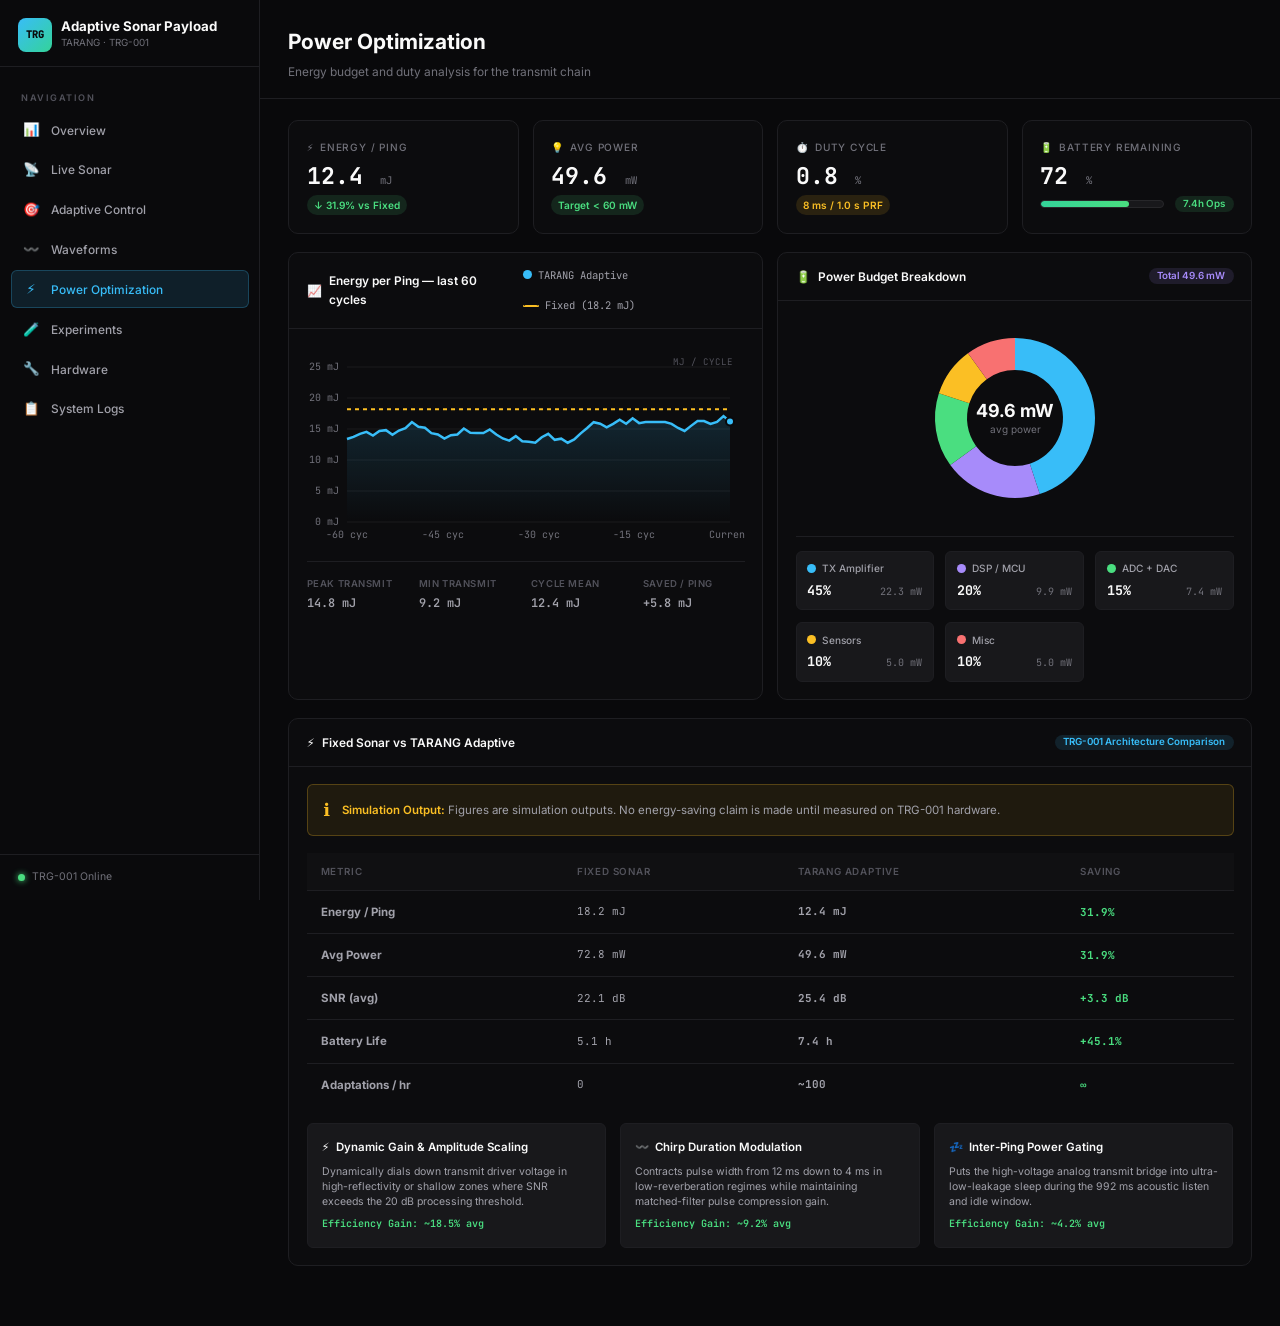
<file: power.html>
<!DOCTYPE html>
<html lang="en">
<head>
  <meta charset="UTF-8">
  <meta name="viewport" content="width=device-width, initial-scale=1.0">
  <title>Power Optimization — TARANG Adaptive Sonar Payload</title>
  <meta name="description" content="Energy budget, duty cycle analysis, and adaptive transmit power optimization for TARANG TRG-001.">
  
  <!-- Google Fonts: Inter & JetBrains Mono -->
  <link rel="preconnect" href="https://fonts.googleapis.com">
  <link rel="preconnect" href="https://fonts.gstatic.com" crossorigin>
  <link href="https://fonts.googleapis.com/css2?family=Inter:wght@400;500;600;700;800&family=JetBrains+Mono:wght@400;500;600;700;800&display=swap" rel="stylesheet">
  
  <!-- Shared Stylesheet -->
  <link rel="stylesheet" href="css/style.css">
  <link rel="icon" href="data:image/svg+xml,<svg xmlns='http://www.w3.org/2000/svg' viewBox='0 0 100 100'><text y='.9em' font-size='90'>⚡</text></svg>">

  <style>
    /* ===== Page-Specific Custom Styling ===== */
    .chart-header-legend {
      display: flex;
      align-items: center;
      gap: 1rem;
      flex-wrap: wrap;
    }

    .legend-indicator {
      display: inline-flex;
      align-items: center;
      gap: 0.45rem;
      font-size: 0.75rem;
      color: var(--text-secondary);
      font-family: var(--font-mono);
    }

    .legend-dot {
      width: 9px;
      height: 9px;
      border-radius: 50%;
      flex-shrink: 0;
    }

    .legend-line {
      width: 16px;
      height: 3px;
      border-radius: 2px;
      flex-shrink: 0;
    }

    .legend-line.dashed {
      border-top: 2px dashed #fbbf24;
      background: transparent;
      height: 0;
    }

    /* Simulation Note Banner */
    .simulation-note {
      background: rgba(251, 191, 36, 0.08);
      border: 1px solid rgba(251, 191, 36, 0.25);
      border-radius: var(--radius-sm);
      padding: 0.85rem 1.15rem;
      margin-bottom: 1.25rem;
      display: flex;
      align-items: center;
      gap: 0.85rem;
      font-size: 0.82rem;
      color: var(--text-secondary);
      line-height: 1.45;
    }

    .simulation-note .note-icon {
      font-size: 1.25rem;
      color: var(--amber);
      flex-shrink: 0;
    }

    .simulation-note strong {
      color: var(--amber);
      font-weight: 600;
    }

    /* Donut Legend */
    .donut-legend-grid {
      display: grid;
      grid-template-columns: repeat(auto-fit, minmax(130px, 1fr));
      gap: 0.85rem;
      margin-top: 1.25rem;
      padding-top: 1rem;
      border-top: 1px solid var(--border-light);
    }

    .donut-legend-item {
      display: flex;
      flex-direction: column;
      gap: 0.25rem;
      background: var(--bg-surface);
      padding: 0.6rem 0.75rem;
      border-radius: var(--radius-sm);
      border: 1px solid var(--border-light);
      transition: border-color var(--duration) var(--ease);
    }

    .donut-legend-item:hover {
      border-color: var(--border);
    }

    .donut-legend-header {
      display: flex;
      align-items: center;
      gap: 0.45rem;
      font-size: 0.72rem;
      color: var(--text-secondary);
      font-weight: 500;
    }

    .donut-legend-values {
      display: flex;
      align-items: baseline;
      justify-content: space-between;
      gap: 0.5rem;
    }

    .donut-legend-pct {
      font-family: var(--font-mono);
      font-size: 0.95rem;
      font-weight: 700;
      color: var(--text-primary);
    }

    .donut-legend-mw {
      font-family: var(--font-mono);
      font-size: 0.72rem;
      color: var(--text-muted);
    }

    /* Key metrics sub-bar */
    .metrics-subbar {
      display: grid;
      grid-template-columns: repeat(4, 1fr);
      gap: 0.75rem;
      margin-top: 1rem;
      padding-top: 1rem;
      border-top: 1px solid var(--border-light);
    }

    .metric-subitem {
      display: flex;
      flex-direction: column;
      gap: 0.2rem;
    }

    .metric-sublabel {
      font-size: 0.68rem;
      color: var(--text-dim);
      text-transform: uppercase;
      letter-spacing: 0.6px;
      font-weight: 600;
    }

    .metric-subval {
      font-family: var(--font-mono);
      font-size: 0.85rem;
      color: var(--text-secondary);
      font-weight: 600;
    }

    /* Battery Widget Enhancement */
    .battery-visual {
      display: flex;
      align-items: center;
      gap: 0.75rem;
      margin-top: 0.5rem;
    }

    .battery-bar-wrap {
      flex: 1;
      height: 8px;
      background: var(--bg-surface);
      border-radius: 4px;
      overflow: hidden;
      border: 1px solid var(--border);
    }

    .battery-bar-fill {
      height: 100%;
      width: 72%;
      background: linear-gradient(90deg, #34d399, #4ade80);
      border-radius: 3px;
    }

    /* Comparison Table Styling */
    .table-responsive {
      width: 100%;
      overflow-x: auto;
    }

    .data-table th {
      padding: 0.75rem 1rem;
      background: rgba(24, 24, 27, 0.4);
    }

    .data-table td {
      padding: 0.85rem 1rem;
    }

    .table-badge-col {
      display: inline-flex;
      align-items: center;
      gap: 0.35rem;
    }

    /* Optimization Strategy Cards */
    .strategy-grid {
      display: grid;
      grid-template-columns: repeat(3, 1fr);
      gap: 1rem;
      margin-top: 1.25rem;
    }

    .strategy-card {
      background: var(--bg-surface);
      border: 1px solid var(--border-light);
      border-radius: var(--radius-sm);
      padding: 1rem;
      display: flex;
      flex-direction: column;
      gap: 0.5rem;
      transition: border-color var(--duration) var(--ease);
    }

    .strategy-card:hover {
      border-color: var(--border);
    }

    .strategy-title {
      font-size: 0.82rem;
      font-weight: 600;
      color: var(--text-primary);
      display: flex;
      align-items: center;
      gap: 0.45rem;
    }

    .strategy-desc {
      font-size: 0.75rem;
      color: var(--text-secondary);
      line-height: 1.45;
    }

    .strategy-gain {
      margin-top: auto;
      font-family: var(--font-mono);
      font-size: 0.72rem;
      color: var(--green);
      font-weight: 600;
    }

    @media (max-width: 900px) {
      .strategy-grid {
        grid-template-columns: 1fr;
      }
      .metrics-subbar {
        grid-template-columns: repeat(2, 1fr);
      }
    }
  </style>
</head>
<body>

  <!-- Mobile Hamburger Toggle -->
  <button class="mobile-toggle" aria-label="Toggle Navigation Menu">☰</button>

  <div class="dashboard">
    <!-- ==================== SIDEBAR ==================== -->
    <aside class="sidebar">
      <div class="sidebar-header">
        <div class="sidebar-brand">
          <div class="sidebar-logo">TRG</div>
          <div>
            <div class="sidebar-title">Adaptive Sonar Payload</div>
            <div class="sidebar-subtitle">TARANG · TRG-001</div>
          </div>
        </div>
      </div>

      <nav class="sidebar-nav">
        <div class="nav-section-label">Navigation</div>
        <a href="index.html" class="nav-item">
          <span class="nav-icon">📊</span>
          <span>Overview</span>
        </a>
        <a href="live-sonar.html" class="nav-item">
          <span class="nav-icon">📡</span>
          <span>Live Sonar</span>
        </a>
        <a href="adaptive-control.html" class="nav-item">
          <span class="nav-icon">🎯</span>
          <span>Adaptive Control</span>
        </a>
        <a href="waveforms.html" class="nav-item">
          <span class="nav-icon">〰️</span>
          <span>Waveforms</span>
        </a>
        <a href="power.html" class="nav-item active">
          <span class="nav-icon">⚡</span>
          <span>Power Optimization</span>
        </a>
        <a href="experiments.html" class="nav-item">
          <span class="nav-icon">🧪</span>
          <span>Experiments</span>
        </a>
        <a href="hardware.html" class="nav-item">
          <span class="nav-icon">🔧</span>
          <span>Hardware</span>
        </a>
        <a href="logs.html" class="nav-item">
          <span class="nav-icon">📋</span>
          <span>System Logs</span>
        </a>
      </nav>

      <div class="sidebar-footer">
        <div class="sidebar-status">
          <span class="status-dot"></span>
          <span>TRG-001 Online</span>
        </div>
      </div>
    </aside>

    <!-- ==================== MAIN CONTENT ==================== -->
    <main class="main-content">
      <!-- Page Header -->
      <header class="page-header">
        <h1>Power Optimization</h1>
        <p>Energy budget and duty analysis for the transmit chain</p>
      </header>

      <!-- Page Body -->
      <div class="page-body">
        
        <!-- ==================== STATS ROW (GRID-4) ==================== -->
        <div class="grid-4 mb-2">
          
          <!-- Stat 1: Energy / Ping -->
          <div class="card stat-widget">
            <div class="stat-label">
              <span>⚡</span> Energy / Ping
            </div>
            <div class="stat-value">
              <span data-live="12.4" data-variance="0.1" data-decimals="1">12.4</span>
              <span class="stat-unit">mJ</span>
            </div>
            <div class="stat-change positive">
              <span>↓ 31.9%</span> vs Fixed
            </div>
          </div>

          <!-- Stat 2: Avg Power -->
          <div class="card stat-widget">
            <div class="stat-label">
              <span>💡</span> Avg Power
            </div>
            <div class="stat-value">
              <span data-live="49.6" data-variance="0.05" data-decimals="1">49.6</span>
              <span class="stat-unit">mW</span>
            </div>
            <div class="stat-change positive">
              <span>Target &lt; 60 mW</span>
            </div>
          </div>

          <!-- Stat 3: Duty Cycle -->
          <div class="card stat-widget">
            <div class="stat-label">
              <span>⏱️</span> Duty Cycle
            </div>
            <div class="stat-value">
              <span data-live="0.8" data-variance="0.05" data-decimals="1">0.8</span>
              <span class="stat-unit">%</span>
            </div>
            <div class="stat-change neutral">
              <span>8 ms / 1.0 s PRF</span>
            </div>
          </div>

          <!-- Stat 4: Battery Remaining -->
          <div class="card stat-widget">
            <div class="stat-label">
              <span>🔋</span> Battery Remaining
            </div>
            <div class="stat-value">
              72 <span class="stat-unit">%</span>
            </div>
            <div class="battery-visual">
              <div class="battery-bar-wrap">
                <div class="battery-bar-fill"></div>
              </div>
              <span class="badge badge-green">7.4h Ops</span>
            </div>
          </div>

        </div>

        <!-- ==================== MIDDLE ROW: CHARTS (GRID-2) ==================== -->
        <div class="grid-2 mb-2">
          
          <!-- Card 1: Energy per Ping — last 60 cycles -->
          <div class="card">
            <div class="card-header">
              <div class="card-title">
                <span>📈</span> Energy per Ping — last 60 cycles
              </div>
              <div class="chart-header-legend">
                <span class="legend-indicator">
                  <span class="legend-dot" style="background: var(--cyan);"></span>
                  TARANG Adaptive
                </span>
                <span class="legend-indicator">
                  <span class="legend-line dashed"></span>
                  Fixed (18.2 mJ)
                </span>
              </div>
            </div>
            <div class="card-body">
              <div class="chart-container">
                <canvas id="energy-chart"></canvas>
                <div class="chart-label">mJ / Cycle</div>
              </div>
              
              <div class="metrics-subbar">
                <div class="metric-subitem">
                  <span class="metric-sublabel">Peak Transmit</span>
                  <span class="metric-subval text-cyan">14.8 mJ</span>
                </div>
                <div class="metric-subitem">
                  <span class="metric-sublabel">Min Transmit</span>
                  <span class="metric-subval text-green">9.2 mJ</span>
                </div>
                <div class="metric-subitem">
                  <span class="metric-sublabel">Cycle Mean</span>
                  <span class="metric-subval">12.4 mJ</span>
                </div>
                <div class="metric-subitem">
                  <span class="metric-sublabel">Saved / Ping</span>
                  <span class="metric-subval text-green">+5.8 mJ</span>
                </div>
              </div>
            </div>
          </div>

          <!-- Card 2: Power Budget Breakdown -->
          <div class="card">
            <div class="card-header">
              <div class="card-title">
                <span>🔋</span> Power Budget Breakdown
              </div>
              <span class="badge badge-purple">Total 49.6 mW</span>
            </div>
            <div class="card-body">
              <div class="chart-container">
                <canvas id="power-donut"></canvas>
              </div>

              <!-- Donut Legend Grid -->
              <div class="donut-legend-grid">
                <div class="donut-legend-item">
                  <div class="donut-legend-header">
                    <span class="legend-dot" style="background: var(--cyan);"></span>
                    <span>TX Amplifier</span>
                  </div>
                  <div class="donut-legend-values">
                    <span class="donut-legend-pct text-cyan">45%</span>
                    <span class="donut-legend-mw">22.3 mW</span>
                  </div>
                </div>

                <div class="donut-legend-item">
                  <div class="donut-legend-header">
                    <span class="legend-dot" style="background: var(--purple);"></span>
                    <span>DSP / MCU</span>
                  </div>
                  <div class="donut-legend-values">
                    <span class="donut-legend-pct text-purple">20%</span>
                    <span class="donut-legend-mw">9.9 mW</span>
                  </div>
                </div>

                <div class="donut-legend-item">
                  <div class="donut-legend-header">
                    <span class="legend-dot" style="background: var(--green);"></span>
                    <span>ADC + DAC</span>
                  </div>
                  <div class="donut-legend-values">
                    <span class="donut-legend-pct text-green">15%</span>
                    <span class="donut-legend-mw">7.4 mW</span>
                  </div>
                </div>

                <div class="donut-legend-item">
                  <div class="donut-legend-header">
                    <span class="legend-dot" style="background: var(--amber);"></span>
                    <span>Sensors</span>
                  </div>
                  <div class="donut-legend-values">
                    <span class="donut-legend-pct text-amber">10%</span>
                    <span class="donut-legend-mw">5.0 mW</span>
                  </div>
                </div>

                <div class="donut-legend-item">
                  <div class="donut-legend-header">
                    <span class="legend-dot" style="background: var(--red);"></span>
                    <span>Misc</span>
                  </div>
                  <div class="donut-legend-values">
                    <span class="donut-legend-pct text-red">10%</span>
                    <span class="donut-legend-mw">5.0 mW</span>
                  </div>
                </div>
              </div>

            </div>
          </div>

        </div>

        <!-- ==================== FIXED SONAR VS TARANG ADAPTIVE CARD ==================== -->
        <div class="card mb-2">
          <div class="card-header">
            <div class="card-title">
              <span>⚡</span> Fixed Sonar vs TARANG Adaptive
            </div>
            <span class="badge badge-cyan">TRG-001 Architecture Comparison</span>
          </div>
          <div class="card-body">
            
            <!-- Simulation Disclaimer Note -->
            <div class="simulation-note">
              <span class="note-icon">ℹ️</span>
              <div>
                <strong>Simulation Output:</strong> Figures are simulation outputs. No energy-saving claim is made until measured on TRG-001 hardware.
              </div>
            </div>

            <!-- Comparison Table -->
            <div class="table-responsive">
              <table class="data-table">
                <thead>
                  <tr>
                    <th>Metric</th>
                    <th>Fixed Sonar</th>
                    <th>TARANG Adaptive</th>
                    <th>Saving</th>
                  </tr>
                </thead>
                <tbody>
                  <tr>
                    <td><strong>Energy / Ping</strong></td>
                    <td class="mono">18.2 mJ</td>
                    <td class="mono text-cyan fw-700">12.4 mJ</td>
                    <td><span class="text-green mono fw-700">31.9%</span></td>
                  </tr>
                  <tr>
                    <td><strong>Avg Power</strong></td>
                    <td class="mono">72.8 mW</td>
                    <td class="mono text-cyan fw-700">49.6 mW</td>
                    <td><span class="text-green mono fw-700">31.9%</span></td>
                  </tr>
                  <tr>
                    <td><strong>SNR (avg)</strong></td>
                    <td class="mono">22.1 dB</td>
                    <td class="mono text-cyan fw-700">25.4 dB</td>
                    <td><span class="text-green mono fw-700">+3.3 dB</span></td>
                  </tr>
                  <tr>
                    <td><strong>Battery Life</strong></td>
                    <td class="mono">5.1 h</td>
                    <td class="mono text-cyan fw-700">7.4 h</td>
                    <td><span class="text-green mono fw-700">+45.1%</span></td>
                  </tr>
                  <tr>
                    <td><strong>Adaptations / hr</strong></td>
                    <td class="mono">0</td>
                    <td class="mono text-cyan fw-700">~100</td>
                    <td><span class="text-green mono fw-700">∞</span></td>
                  </tr>
                </tbody>
              </table>
            </div>

            <!-- Optimization Mechanism Sub-Cards -->
            <div class="strategy-grid">
              <div class="strategy-card">
                <div class="strategy-title">
                  <span>⚡</span> Dynamic Gain & Amplitude Scaling
                </div>
                <div class="strategy-desc">
                  Dynamically dials down transmit driver voltage in high-reflectivity or shallow zones where SNR exceeds the 20 dB processing threshold.
                </div>
                <div class="strategy-gain">Efficiency Gain: ~18.5% avg</div>
              </div>

              <div class="strategy-card">
                <div class="strategy-title">
                  <span>〰️</span> Chirp Duration Modulation
                </div>
                <div class="strategy-desc">
                  Contracts pulse width from 12 ms down to 4 ms in low-reverberation regimes while maintaining matched-filter pulse compression gain.
                </div>
                <div class="strategy-gain">Efficiency Gain: ~9.2% avg</div>
              </div>

              <div class="strategy-card">
                <div class="strategy-title">
                  <span>💤</span> Inter-Ping Power Gating
                </div>
                <div class="strategy-desc">
                  Puts the high-voltage analog transmit bridge into ultra-low-leakage sleep during the 992 ms acoustic listen and idle window.
                </div>
                <div class="strategy-gain">Efficiency Gain: ~4.2% avg</div>
              </div>
            </div>

          </div>
        </div>

      </div>
    </main>
  </div>

  <!-- Shared JS -->
  <script src="js/main.js"></script>

  <!-- Page-Specific Charts and Telemetry Scripts -->
  <script>
    /**
     * Custom Dual Line Chart Drawer
     * Draws both fixed baseline (dashed amber) and adaptive data (solid cyan + gradient)
     */
    function drawDualLineChart(canvasId, fixedData, adaptiveData, options = {}) {
      const result = getCanvasCtx(canvasId, options.height || 210);
      if (!result) return;
      const { ctx, w, h } = result;

      const padding = options.padding || { top: 20, right: 15, bottom: 25, left: 40 };
      const plotW = w - padding.left - padding.right;
      const plotH = h - padding.top - padding.bottom;

      ctx.clearRect(0, 0, w, h);

      const yMin = options.yMin !== undefined ? options.yMin : 0;
      const yMax = options.yMax !== undefined ? options.yMax : 25;
      const range = yMax - yMin || 1;

      function getX(i, total) { return padding.left + (i / (total - 1)) * plotW; }
      function getY(v) { return padding.top + plotH - ((v - yMin) / range) * plotH; }

      // 1. Grid & Y-Axis Labels
      ctx.strokeStyle = 'rgba(39, 39, 42, 0.6)';
      ctx.lineWidth = 1;
      ctx.fillStyle = '#71717a';
      ctx.font = '10px JetBrains Mono, monospace';
      ctx.textAlign = 'right';
      ctx.textBaseline = 'middle';

      const gridSteps = 5;
      for (let i = 0; i <= gridSteps; i++) {
        const val = yMin + (i / gridSteps) * range;
        const y = getY(val);

        ctx.beginPath();
        ctx.moveTo(padding.left, y);
        ctx.lineTo(w - padding.right, y);
        ctx.stroke();

        ctx.fillText(val.toFixed(0) + ' mJ', padding.left - 8, y);
      }

      // X-Axis Labels
      ctx.textAlign = 'center';
      ctx.textBaseline = 'top';
      const xLabels = ['-60 cyc', '-45 cyc', '-30 cyc', '-15 cyc', 'Current'];
      xLabels.forEach((lbl, idx) => {
        const x = padding.left + (idx / (xLabels.length - 1)) * plotW;
        ctx.fillText(lbl, x, h - padding.bottom + 8);
      });

      // 2. Fixed Line (Amber Baseline ~18.2 mJ, Dashed)
      if (fixedData && fixedData.length > 1) {
        ctx.save();
        ctx.setLineDash([4, 4]);
        ctx.beginPath();
        fixedData.forEach((v, i) => {
          const x = getX(i, fixedData.length);
          const y = getY(v);
          if (i === 0) ctx.moveTo(x, y);
          else ctx.lineTo(x, y);
        });
        ctx.strokeStyle = '#fbbf24';
        ctx.lineWidth = 2;
        ctx.stroke();
        ctx.restore();
      }

      // 3. Adaptive Line Area Fill (Cyan Gradient)
      if (adaptiveData && adaptiveData.length > 1) {
        ctx.beginPath();
        ctx.moveTo(getX(0, adaptiveData.length), h - padding.bottom);
        adaptiveData.forEach((v, i) => {
          ctx.lineTo(getX(i, adaptiveData.length), getY(v));
        });
        ctx.lineTo(getX(adaptiveData.length - 1, adaptiveData.length), h - padding.bottom);
        ctx.closePath();

        const grad = ctx.createLinearGradient(0, padding.top, 0, h - padding.bottom);
        grad.addColorStop(0, 'rgba(56, 189, 248, 0.22)');
        grad.addColorStop(1, 'rgba(56, 189, 248, 0.0)');
        ctx.fillStyle = grad;
        ctx.fill();

        // 4. Adaptive Stroke Line (Cyan Solid)
        ctx.beginPath();
        adaptiveData.forEach((v, i) => {
          const x = getX(i, adaptiveData.length);
          const y = getY(v);
          if (i === 0) ctx.moveTo(x, y);
          else ctx.lineTo(x, y);
        });
        ctx.strokeStyle = '#38bdf8';
        ctx.lineWidth = 2.5;
        ctx.stroke();

        // 5. Current Data Point Glow & Marker
        const lastIdx = adaptiveData.length - 1;
        const lastX = getX(lastIdx, adaptiveData.length);
        const lastY = getY(adaptiveData[lastIdx]);

        ctx.beginPath();
        ctx.arc(lastX, lastY, 4, 0, Math.PI * 2);
        ctx.fillStyle = '#38bdf8';
        ctx.fill();
        ctx.strokeStyle = '#09090b';
        ctx.lineWidth = 2;
        ctx.stroke();
      }
    }

    /**
     * Page chart initialization invoked by main.js on DOM load and window resize
     */
    function initPageCharts() {
      // 1. Dual-line Energy per Ping comparison chart
      const fixed = Array(60).fill(18.2);
      const adaptive = generateTimeSeries(60, 12.4, 2);

      drawDualLineChart('energy-chart', fixed, adaptive, {
        height: 200,
        yMin: 0,
        yMax: 25
      });

      // 2. Power Budget Breakdown Donut Chart
      const powerSegments = [
        { label: 'TX Amplifier', value: 45, color: '#38bdf8' },
        { label: 'DSP / MCU',     value: 20, color: '#a78bfa' },
        { label: 'ADC + DAC',     value: 15, color: '#4ade80' },
        { label: 'Sensors',       value: 10, color: '#fbbf24' },
        { label: 'Misc',          value: 10, color: '#f87171' }
      ];

      drawDonut('power-donut', powerSegments, {
        height: 200,
        centerText: '49.6 mW',
        centerSub: 'avg power'
      });
    }
  </script>

</body>
</html>
</file>
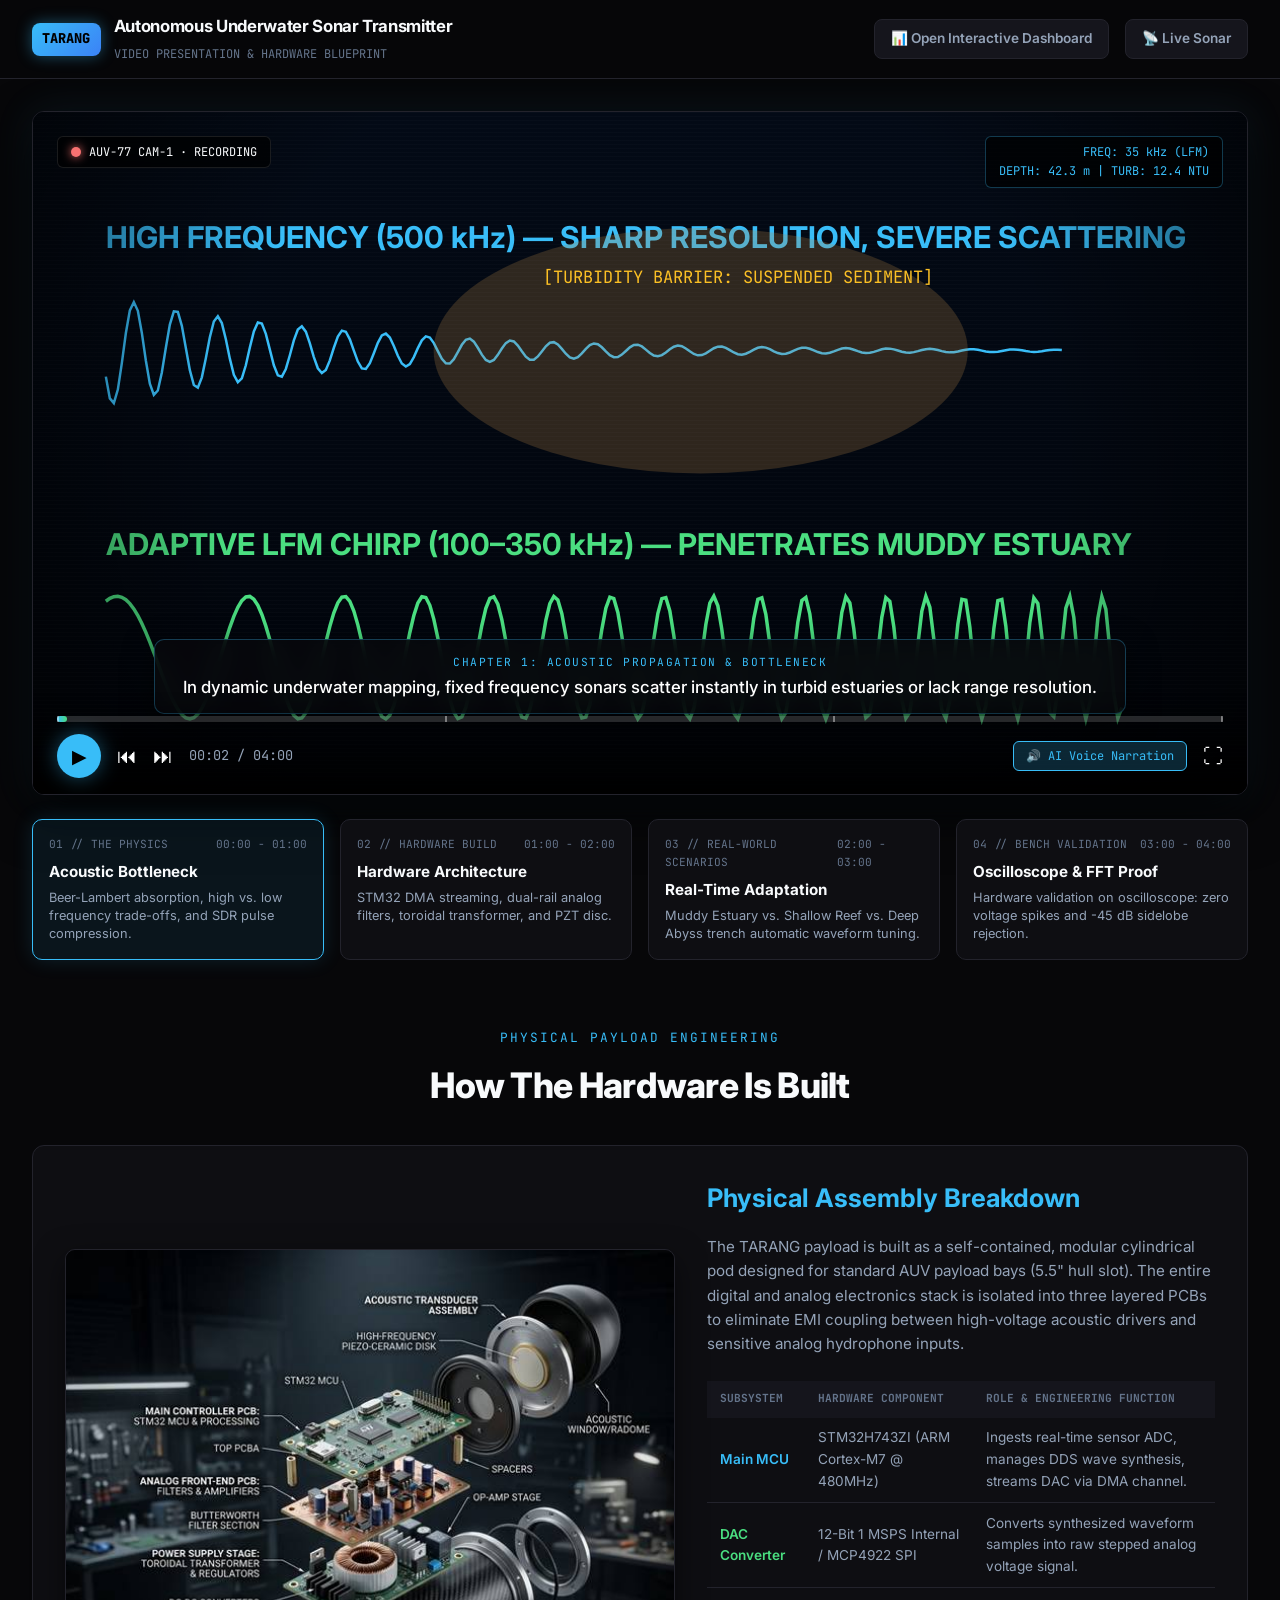
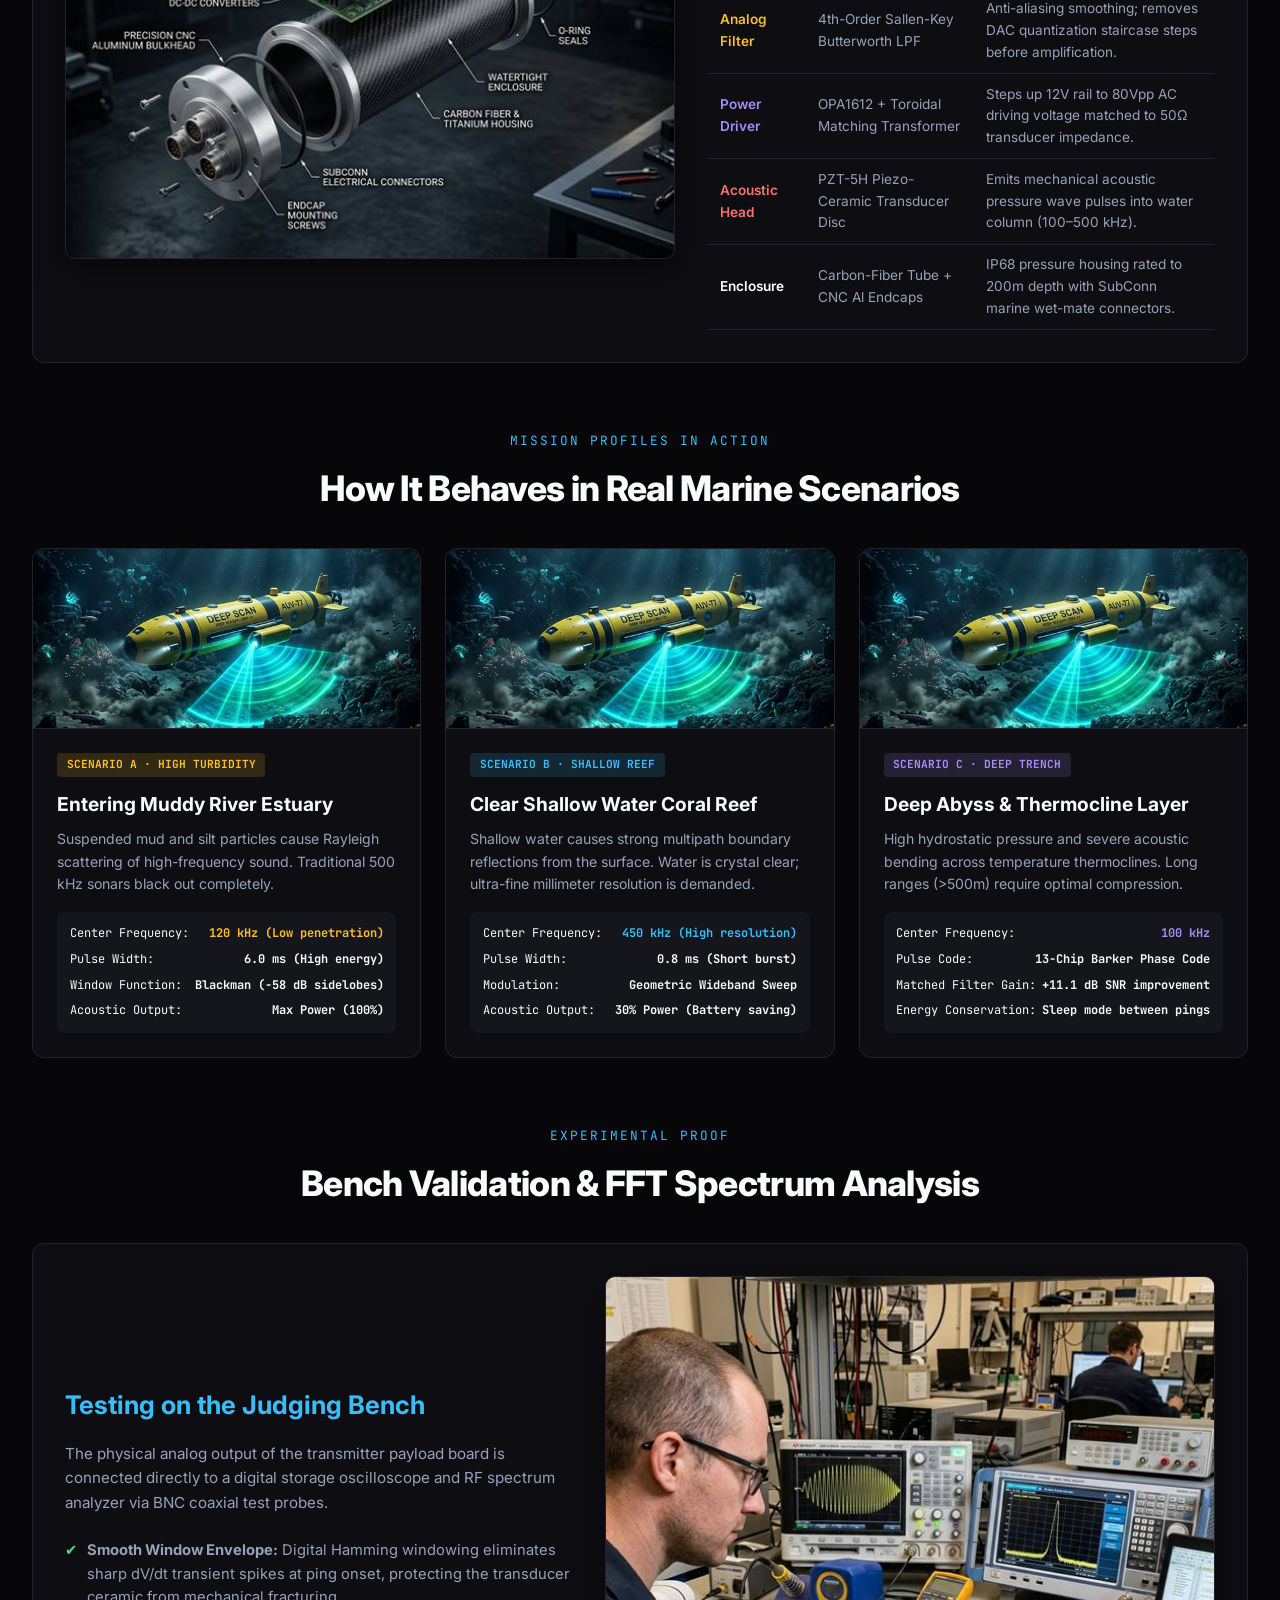
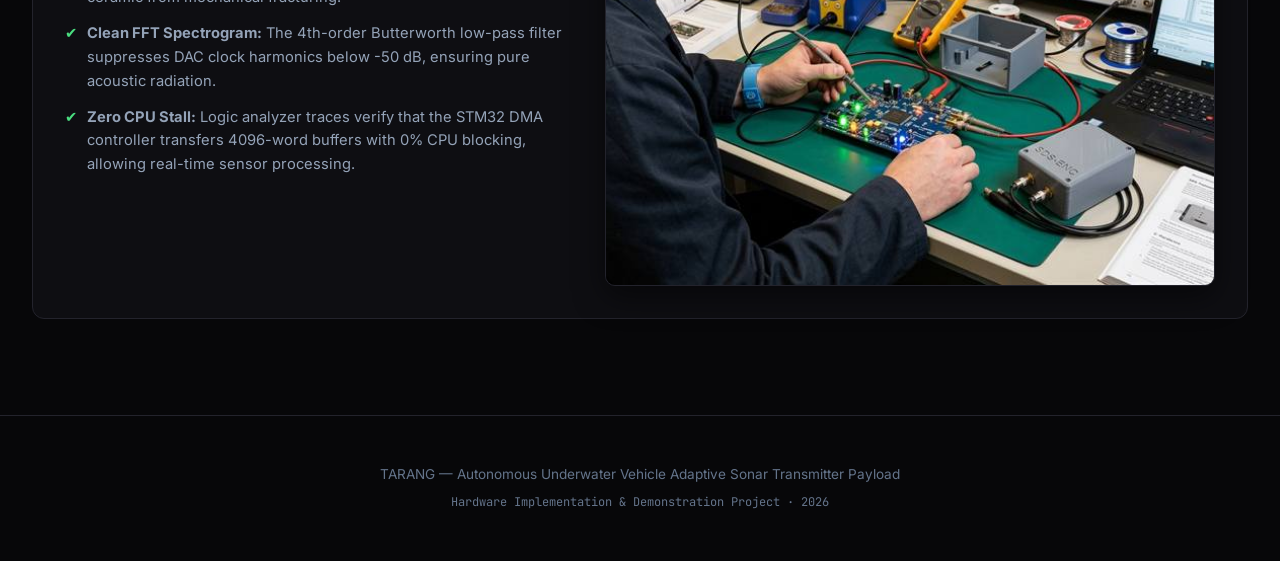
<file: video-presentation.html>
<!DOCTYPE html>
<html lang="en">
<head>
  <meta charset="UTF-8">
  <meta name="viewport" content="width=device-width, initial-scale=1.0">
  <title>TARANG — Video Walkthrough & Hardware Engineering Guide</title>
  <link rel="preconnect" href="https://fonts.googleapis.com">
  <link rel="preconnect" href="https://fonts.gstatic.com" crossorigin>
  <link href="https://fonts.googleapis.com/css2?family=Inter:wght@400;500;600;700;800&family=JetBrains+Mono:wght@400;500;700;800&display=swap" rel="stylesheet">
  <link rel="icon" href="data:image/svg+xml,<svg xmlns='http://www.w3.org/2000/svg' viewBox='0 0 100 100'><text y='.9em' font-size='90'>🎬</text></svg>">
  <style>
    :root {
      --bg-root: #070709;
      --bg-card: #0e0e12;
      --bg-elevated: #15151c;
      --border: #23232c;
      --border-accent: rgba(56, 189, 248, 0.3);
      --cyan: #38bdf8;
      --cyan-glow: rgba(56, 189, 248, 0.4);
      --green: #4ade80;
      --amber: #fbbf24;
      --red: #f87171;
      --purple: #a78bfa;
      --text-primary: #f8fafc;
      --text-secondary: #94a3b8;
      --text-muted: #64748b;
      --font-sans: 'Inter', system-ui, sans-serif;
      --font-mono: 'JetBrains Mono', monospace;
      --radius: 12px;
    }

    * { margin: 0; padding: 0; box-sizing: border-box; }
    body {
      background: var(--bg-root);
      color: var(--text-primary);
      font-family: var(--font-sans);
      line-height: 1.6;
      overflow-x: hidden;
    }

    /* Top Nav Bar */
    .top-bar {
      position: sticky;
      top: 0;
      z-index: 100;
      background: rgba(7, 7, 9, 0.9);
      backdrop-filter: blur(16px);
      border-bottom: 1px solid var(--border);
      padding: 0.8rem 2rem;
      display: flex;
      align-items: center;
      justify-content: space-between;
    }
    .brand {
      display: flex;
      align-items: center;
      gap: 0.8rem;
      text-decoration: none;
      color: inherit;
    }
    .brand-badge {
      background: linear-gradient(135deg, var(--cyan), #3b82f6);
      color: #000;
      font-weight: 900;
      font-family: var(--font-mono);
      padding: 0.35rem 0.65rem;
      border-radius: 8px;
      font-size: 0.85rem;
      box-shadow: 0 0 15px var(--cyan-glow);
    }
    .brand-text h1 {
      font-size: 1.05rem;
      font-weight: 700;
      letter-spacing: -0.02em;
    }
    .brand-text span {
      font-size: 0.75rem;
      color: var(--text-muted);
      font-family: var(--font-mono);
    }
    .nav-actions {
      display: flex;
      align-items: center;
      gap: 1rem;
    }
    .btn-nav {
      background: var(--bg-elevated);
      border: 1px solid var(--border);
      color: var(--text-secondary);
      padding: 0.5rem 1rem;
      border-radius: 8px;
      text-decoration: none;
      font-size: 0.85rem;
      font-weight: 600;
      transition: all 0.2s;
      display: inline-flex;
      align-items: center;
      gap: 0.4rem;
    }
    .btn-nav:hover {
      color: var(--cyan);
      border-color: var(--cyan);
      background: rgba(56, 189, 248, 0.1);
    }

    /* Main Container */
    .container {
      max-width: 1400px;
      margin: 0 auto;
      padding: 2rem;
    }

    /* Hero Video Theatre Section */
    .theatre-section {
      margin-bottom: 3rem;
    }
    .theatre-screen {
      position: relative;
      width: 100%;
      background: #020205;
      border: 1px solid var(--border);
      border-radius: var(--radius);
      overflow: hidden;
      box-shadow: 0 20px 50px rgba(0, 0, 0, 0.8), 0 0 40px rgba(56, 189, 248, 0.1);
      aspect-ratio: 16 / 9;
      max-height: 720px;
    }

    /* Canvas / Viewport Layer */
    #cinematic-canvas {
      width: 100%;
      height: 100%;
      display: block;
    }

    /* Video HUD Overlays */
    .hud-overlay {
      position: absolute;
      inset: 0;
      pointer-events: none;
      display: flex;
      flex-direction: column;
      justify-content: space-between;
      padding: 1.5rem;
      background: radial-gradient(circle at center, transparent 60%, rgba(0, 0, 0, 0.6) 100%);
    }
    .hud-header {
      display: flex;
      justify-content: space-between;
      align-items: flex-start;
    }
    .rec-badge {
      display: inline-flex;
      align-items: center;
      gap: 0.5rem;
      background: rgba(0, 0, 0, 0.7);
      padding: 0.35rem 0.8rem;
      border-radius: 6px;
      font-family: var(--font-mono);
      font-size: 0.75rem;
      border: 1px solid rgba(255, 255, 255, 0.1);
      backdrop-filter: blur(8px);
    }
    .rec-dot {
      width: 10px;
      height: 10px;
      background: var(--red);
      border-radius: 50%;
      box-shadow: 0 0 10px var(--red);
      animation: blink 1.2s infinite;
    }
    @keyframes blink { 0%, 100% { opacity: 1; } 50% { opacity: 0.2; } }

    .telemetry-badge {
      font-family: var(--font-mono);
      font-size: 0.75rem;
      color: var(--cyan);
      background: rgba(0, 0, 0, 0.7);
      padding: 0.35rem 0.8rem;
      border-radius: 6px;
      border: 1px solid var(--border-accent);
      text-align: right;
    }

    /* Subtitles / Narration Prompter */
    .subtitles-container {
      margin-bottom: 3.5rem;
      align-self: center;
      background: rgba(8, 8, 12, 0.85);
      border: 1px solid rgba(56, 189, 248, 0.3);
      backdrop-filter: blur(12px);
      padding: 0.85rem 1.75rem;
      border-radius: 10px;
      max-width: 85%;
      text-align: center;
      box-shadow: 0 10px 30px rgba(0, 0, 0, 0.6);
      transition: opacity 0.3s;
    }
    .subtitle-chapter {
      font-family: var(--font-mono);
      font-size: 0.7rem;
      color: var(--cyan);
      text-transform: uppercase;
      letter-spacing: 1.5px;
      margin-bottom: 0.25rem;
    }
    .subtitle-text {
      font-size: 1.05rem;
      font-weight: 500;
      color: #fff;
      line-height: 1.4;
    }

    /* Video Player Control Bar */
    .player-controls {
      position: absolute;
      bottom: 0;
      left: 0;
      right: 0;
      background: linear-gradient(to top, rgba(0,0,0,0.95), transparent);
      padding: 1.5rem 1.5rem 1rem;
      display: flex;
      flex-direction: column;
      gap: 0.75rem;
      pointer-events: auto;
    }
    .progress-bar-container {
      position: relative;
      width: 100%;
      height: 6px;
      background: rgba(255, 255, 255, 0.15);
      border-radius: 3px;
      cursor: pointer;
    }
    .progress-bar-fill {
      height: 100%;
      background: linear-gradient(to right, var(--cyan), var(--green));
      border-radius: 3px;
      width: 0%;
      position: relative;
    }
    .chapter-markers {
      position: absolute;
      inset: 0;
      display: flex;
      justify-content: space-between;
      pointer-events: none;
    }
    .marker {
      width: 2px;
      height: 100%;
      background: rgba(255, 255, 255, 0.4);
    }

    .controls-row {
      display: flex;
      align-items: center;
      justify-content: space-between;
    }
    .left-controls {
      display: flex;
      align-items: center;
      gap: 1rem;
    }
    .ctrl-btn {
      background: none;
      border: none;
      color: #fff;
      font-size: 1.25rem;
      cursor: pointer;
      display: flex;
      align-items: center;
      justify-content: center;
      transition: transform 0.15s, color 0.15s;
    }
    .ctrl-btn:hover {
      color: var(--cyan);
      transform: scale(1.1);
    }
    .play-btn-large {
      width: 44px;
      height: 44px;
      background: var(--cyan);
      color: #000;
      border-radius: 50%;
      font-size: 1.2rem;
      display: flex;
      align-items: center;
      justify-content: center;
      box-shadow: 0 0 20px var(--cyan-glow);
    }
    .play-btn-large:hover {
      background: #7dd3fc;
      transform: scale(1.08);
      color: #000;
    }
    .time-display {
      font-family: var(--font-mono);
      font-size: 0.85rem;
      color: var(--text-secondary);
    }
    .right-controls {
      display: flex;
      align-items: center;
      gap: 1rem;
    }
    .voice-toggle {
      background: rgba(255, 255, 255, 0.08);
      border: 1px solid var(--border);
      color: #fff;
      padding: 0.35rem 0.75rem;
      border-radius: 6px;
      font-size: 0.75rem;
      font-family: var(--font-mono);
      cursor: pointer;
      display: flex;
      align-items: center;
      gap: 0.4rem;
      transition: all 0.2s;
    }
    .voice-toggle.active {
      background: rgba(56, 189, 248, 0.2);
      border-color: var(--cyan);
      color: var(--cyan);
    }

    /* Chapter Quick Jump Selector */
    .chapters-grid {
      display: grid;
      grid-template-columns: repeat(4, 1fr);
      gap: 1rem;
      margin-top: 1.5rem;
    }
    .chapter-card {
      background: var(--bg-card);
      border: 1px solid var(--border);
      border-radius: 10px;
      padding: 1rem;
      cursor: pointer;
      transition: all 0.2s;
      position: relative;
    }
    .chapter-card:hover {
      border-color: var(--cyan);
      transform: translateY(-2px);
    }
    .chapter-card.active {
      border-color: var(--cyan);
      background: rgba(56, 189, 248, 0.08);
      box-shadow: 0 0 20px rgba(56, 189, 248, 0.15);
    }
    .ch-meta {
      display: flex;
      justify-content: space-between;
      font-family: var(--font-mono);
      font-size: 0.7rem;
      color: var(--text-muted);
      margin-bottom: 0.4rem;
    }
    .ch-title {
      font-size: 0.95rem;
      font-weight: 700;
      color: var(--text-primary);
      margin-bottom: 0.3rem;
    }
    .ch-desc {
      font-size: 0.8rem;
      color: var(--text-secondary);
      line-height: 1.4;
    }

    /* Engineering Dossier Sections */
    .section-title-wrap {
      margin: 4rem 0 2rem;
      text-align: center;
    }
    .section-tag {
      font-family: var(--font-mono);
      font-size: 0.8rem;
      color: var(--cyan);
      text-transform: uppercase;
      letter-spacing: 2px;
      margin-bottom: 0.5rem;
      display: inline-block;
    }
    .section-heading {
      font-size: 2.2rem;
      font-weight: 800;
      letter-spacing: -0.02em;
    }

    /* Hardware Exploded & Photorealistic Showcase */
    .hardware-showcase {
      display: grid;
      grid-template-columns: 1.2fr 1fr;
      gap: 2rem;
      background: var(--bg-card);
      border: 1px solid var(--border);
      border-radius: var(--radius);
      padding: 2rem;
      align-items: center;
      margin-bottom: 3rem;
    }
    .showcase-image-wrap {
      position: relative;
      border-radius: 10px;
      overflow: hidden;
      border: 1px solid var(--border);
      box-shadow: 0 10px 30px rgba(0,0,0,0.5);
    }
    .showcase-image-wrap img {
      width: 100%;
      height: auto;
      display: block;
      transition: transform 0.4s ease;
    }
    .showcase-image-wrap:hover img {
      transform: scale(1.02);
    }
    .showcase-info h3 {
      font-size: 1.6rem;
      margin-bottom: 1rem;
      color: var(--cyan);
    }
    .showcase-info p {
      color: var(--text-secondary);
      margin-bottom: 1.5rem;
      font-size: 0.95rem;
    }

    /* BOM List */
    .bom-table {
      width: 100%;
      border-collapse: collapse;
      font-size: 0.85rem;
      margin-top: 1rem;
    }
    .bom-table th {
      text-align: left;
      padding: 0.6rem 0.8rem;
      background: var(--bg-elevated);
      color: var(--text-muted);
      font-family: var(--font-mono);
      font-size: 0.7rem;
      text-transform: uppercase;
    }
    .bom-table td {
      padding: 0.6rem 0.8rem;
      border-bottom: 1px solid var(--border);
      color: var(--text-secondary);
    }
    .bom-table tr:hover td {
      background: rgba(255,255,255,0.02);
    }

    /* Scenarios Interactive Simulation Hub */
    .scenario-grid {
      display: grid;
      grid-template-columns: repeat(3, 1fr);
      gap: 1.5rem;
      margin-bottom: 3rem;
    }
    .scenario-card {
      background: var(--bg-card);
      border: 1px solid var(--border);
      border-radius: var(--radius);
      overflow: hidden;
      display: flex;
      flex-direction: column;
    }
    .scenario-img-top {
      width: 100%;
      height: 180px;
      object-fit: cover;
      border-bottom: 1px solid var(--border);
    }
    .scenario-body {
      padding: 1.5rem;
      flex: 1;
      display: flex;
      flex-direction: column;
    }
    .scenario-tag {
      font-family: var(--font-mono);
      font-size: 0.7rem;
      font-weight: 700;
      padding: 0.2rem 0.6rem;
      border-radius: 4px;
      display: inline-block;
      margin-bottom: 0.75rem;
      align-self: flex-start;
    }
    .tag-estuary { background: rgba(251, 191, 36, 0.15); color: var(--amber); }
    .tag-reef { background: rgba(56, 189, 248, 0.15); color: var(--cyan); }
    .tag-deep { background: rgba(167, 139, 250, 0.15); color: var(--purple); }

    .scenario-body h4 {
      font-size: 1.2rem;
      margin-bottom: 0.5rem;
    }
    .scenario-body p {
      font-size: 0.88rem;
      color: var(--text-secondary);
      margin-bottom: 1rem;
      flex: 1;
    }
    .param-pill-group {
      display: flex;
      flex-direction: column;
      gap: 0.4rem;
      background: var(--bg-elevated);
      padding: 0.8rem;
      border-radius: 8px;
      font-family: var(--font-mono);
      font-size: 0.75rem;
    }
    .param-pill-row {
      display: flex;
      justify-content: space-between;
    }

    /* Schematic & Testing Bench Section */
    .bench-grid {
      display: grid;
      grid-template-columns: 1fr 1.2fr;
      gap: 2rem;
      background: var(--bg-card);
      border: 1px solid var(--border);
      border-radius: var(--radius);
      padding: 2rem;
      align-items: center;
      margin-bottom: 4rem;
    }

    /* Footer */
    footer {
      border-top: 1px solid var(--border);
      padding: 3rem 2rem;
      text-align: center;
      color: var(--text-muted);
      font-size: 0.85rem;
    }

    @media (max-width: 1024px) {
      .chapters-grid { grid-template-columns: repeat(2, 1fr); }
      .hardware-showcase, .bench-grid { grid-template-columns: 1fr; }
      .scenario-grid { grid-template-columns: 1fr; }
    }
  </style>
</head>
<body>

  <!-- Top Navigation Bar -->
  <header class="top-bar">
    <a href="index.html" class="brand">
      <div class="brand-badge">TARANG</div>
      <div class="brand-text">
        <h1>Autonomous Underwater Sonar Transmitter</h1>
        <span>VIDEO PRESENTATION & HARDWARE BLUEPRINT</span>
      </div>
    </a>
    <div class="nav-actions">
      <a href="dashboard.html" class="btn-nav">📊 Open Interactive Dashboard</a>
      <a href="dashboard.html#live-sonar" class="btn-nav">📡 Live Sonar</a>
    </div>
  </header>

  <main class="container">

    <!-- 1. VIDEO THEATRE SECTION -->
    <section class="theatre-section">
      <div class="theatre-screen" id="theatre-viewport">
        <!-- Main Animated Canvas -->
        <canvas id="cinematic-canvas"></canvas>

        <!-- Heads-Up Display (HUD) -->
        <div class="hud-overlay">
          <div class="hud-header">
            <div class="rec-badge">
              <span class="rec-dot"></span>
              <span>AUV-77 CAM-1 · RECORDING</span>
            </div>
            <div class="telemetry-badge">
              <div>FREQ: <span id="hud-freq">35 kHz (LFM)</span></div>
              <div>DEPTH: <span id="hud-depth">42.3 m</span> | TURB: <span id="hud-turb">12.4 NTU</span></div>
            </div>
          </div>

          <!-- Dynamic Voiceover Subtitle Banner -->
          <div class="subtitles-container">
            <div class="subtitle-chapter" id="sub-chapter">CHAPTER 1: ACOUSTIC PROPAGATION & BOTTLENECK</div>
            <div class="subtitle-text" id="sub-text">
              In dynamic underwater mapping, fixed frequency sonars scatter instantly in turbid estuaries or lack range resolution.
            </div>
          </div>

          <!-- Control Bar -->
          <div class="player-controls">
            <!-- Timeline Scrubber -->
            <div class="progress-bar-container" id="scrubber-bar">
              <div class="progress-bar-fill" id="progress-fill"></div>
              <div class="chapter-markers">
                <span class="marker" style="left: 0%;"></span>
                <span class="marker" style="left: 25%;"></span>
                <span class="marker" style="left: 50%;"></span>
                <span class="marker" style="left: 75%;"></span>
              </div>
            </div>

            <div class="controls-row">
              <div class="left-controls">
                <button class="ctrl-btn play-btn-large" id="btn-play" title="Play/Pause">▶</button>
                <button class="ctrl-btn" id="btn-prev" title="Previous Chapter">⏮</button>
                <button class="ctrl-btn" id="btn-next" title="Next Chapter">⏭</button>
                <div class="time-display">
                  <span id="current-time">00:00</span> / <span id="total-time">04:00</span>
                </div>
              </div>

              <div class="right-controls">
                <button class="voice-toggle active" id="btn-voice">
                  <span>🔊 AI Voice Narration</span>
                </button>
                <button class="ctrl-btn" id="btn-fullscreen" title="Fullscreen">⛶</button>
              </div>
            </div>
          </div>
        </div>
      </div>

      <!-- Chapter Quick Selectors -->
      <div class="chapters-grid">
        <div class="chapter-card active" data-chapter="0">
          <div class="ch-meta">
            <span>01 // THE PHYSICS</span>
            <span>00:00 - 01:00</span>
          </div>
          <div class="ch-title">Acoustic Bottleneck</div>
          <div class="ch-desc">Beer-Lambert absorption, high vs. low frequency trade-offs, and SDR pulse compression.</div>
        </div>

        <div class="chapter-card" data-chapter="1">
          <div class="ch-meta">
            <span>02 // HARDWARE BUILD</span>
            <span>01:00 - 02:00</span>
          </div>
          <div class="ch-title">Hardware Architecture</div>
          <div class="ch-desc">STM32 DMA streaming, dual-rail analog filters, toroidal transformer, and PZT disc.</div>
        </div>

        <div class="chapter-card" data-chapter="2">
          <div class="ch-meta">
            <span>03 // REAL-WORLD SCENARIOS</span>
            <span>02:00 - 03:00</span>
          </div>
          <div class="ch-title">Real-Time Adaptation</div>
          <div class="ch-desc">Muddy Estuary vs. Shallow Reef vs. Deep Abyss trench automatic waveform tuning.</div>
        </div>

        <div class="chapter-card" data-chapter="3">
          <div class="ch-meta">
            <span>04 // BENCH VALIDATION</span>
            <span>03:00 - 04:00</span>
          </div>
          <div class="ch-title">Oscilloscope & FFT Proof</div>
          <div class="ch-desc">Hardware validation on oscilloscope: zero voltage spikes and -45 dB sidelobe rejection.</div>
        </div>
      </div>
    </section>

    <!-- 2. HARDWARE BLUEPRINT & BILL OF MATERIALS (BOM) -->
    <div class="section-title-wrap">
      <span class="section-tag">PHYSICAL PAYLOAD ENGINEERING</span>
      <h2 class="section-heading">How The Hardware Is Built</h2>
    </div>

    <div class="hardware-showcase">
      <div class="showcase-image-wrap">
        <img id="img-hardware" src="assets/hardware_exploded.jpg" alt="AUV Sonar Payload Exploded View">
      </div>
      <div class="showcase-info">
        <h3>Physical Assembly Breakdown</h3>
        <p>
          The TARANG payload is built as a self-contained, modular cylindrical pod designed for standard AUV payload bays (5.5" hull slot). The entire digital and analog electronics stack is isolated into three layered PCBs to eliminate EMI coupling between high-voltage acoustic drivers and sensitive analog hydrophone inputs.
        </p>

        <table class="bom-table">
          <thead>
            <tr>
              <th>Subsystem</th>
              <th>Hardware Component</th>
              <th>Role & Engineering Function</th>
            </tr>
          </thead>
          <tbody>
            <tr>
              <td style="color: var(--cyan); font-weight: 600;">Main MCU</td>
              <td>STM32H743ZI (ARM Cortex-M7 @ 480MHz)</td>
              <td>Ingests real-time sensor ADC, manages DDS wave synthesis, streams DAC via DMA channel.</td>
            </tr>
            <tr>
              <td style="color: var(--green); font-weight: 600;">DAC Converter</td>
              <td>12-Bit 1 MSPS Internal / MCP4922 SPI</td>
              <td>Converts synthesized waveform samples into raw stepped analog voltage signal.</td>
            </tr>
            <tr>
              <td style="color: var(--amber); font-weight: 600;">Analog Filter</td>
              <td>4th-Order Sallen-Key Butterworth LPF</td>
              <td>Anti-aliasing smoothing; removes DAC quantization staircase steps before amplification.</td>
            </tr>
            <tr>
              <td style="color: var(--purple); font-weight: 600;">Power Driver</td>
              <td>OPA1612 + Toroidal Matching Transformer</td>
              <td>Steps up 12V rail to 80Vpp AC driving voltage matched to 50Ω transducer impedance.</td>
            </tr>
            <tr>
              <td style="color: var(--red); font-weight: 600;">Acoustic Head</td>
              <td>PZT-5H Piezo-Ceramic Transducer Disc</td>
              <td>Emits mechanical acoustic pressure wave pulses into water column (100–500 kHz).</td>
            </tr>
            <tr>
              <td style="color: #fff; font-weight: 600;">Enclosure</td>
              <td>Carbon-Fiber Tube + CNC Al Endcaps</td>
              <td>IP68 pressure housing rated to 200m depth with SubConn marine wet-mate connectors.</td>
            </tr>
          </tbody>
        </table>
      </div>
    </div>

    <!-- 3. REAL-WORLD SCENARIOS VISUALIZATION -->
    <div class="section-title-wrap">
      <span class="section-tag">MISSION PROFILES IN ACTION</span>
      <h2 class="section-heading">How It Behaves in Real Marine Scenarios</h2>
    </div>

    <div class="scenario-grid">
      <!-- Scenario A -->
      <div class="scenario-card">
        <img class="scenario-img-top" class="img-underwater" src="assets/underwater_mission.jpg" alt="Muddy Estuary">
        <div class="scenario-body">
          <span class="scenario-tag tag-estuary">SCENARIO A · HIGH TURBIDITY</span>
          <h4>Entering Muddy River Estuary</h4>
          <p>
            Suspended mud and silt particles cause Rayleigh scattering of high-frequency sound. Traditional 500 kHz sonars black out completely.
          </p>
          <div class="param-pill-group">
            <div class="param-pill-row"><span>Center Frequency:</span> <strong style="color: var(--amber);">120 kHz (Low penetration)</strong></div>
            <div class="param-pill-row"><span>Pulse Width:</span> <strong>6.0 ms (High energy)</strong></div>
            <div class="param-pill-row"><span>Window Function:</span> <strong>Blackman (-58 dB sidelobes)</strong></div>
            <div class="param-pill-row"><span>Acoustic Output:</span> <strong>Max Power (100%)</strong></div>
          </div>
        </div>
      </div>

      <!-- Scenario B -->
      <div class="scenario-card">
        <img class="scenario-img-top" class="img-underwater" src="assets/underwater_mission.jpg" alt="Clear Shallow Reef">
        <div class="scenario-body">
          <span class="scenario-tag tag-reef">SCENARIO B · SHALLOW REEF</span>
          <h4>Clear Shallow Water Coral Reef</h4>
          <p>
            Shallow water causes strong multipath boundary reflections from the surface. Water is crystal clear; ultra-fine millimeter resolution is demanded.
          </p>
          <div class="param-pill-group">
            <div class="param-pill-row"><span>Center Frequency:</span> <strong style="color: var(--cyan);">450 kHz (High resolution)</strong></div>
            <div class="param-pill-row"><span>Pulse Width:</span> <strong>0.8 ms (Short burst)</strong></div>
            <div class="param-pill-row"><span>Modulation:</span> <strong>Geometric Wideband Sweep</strong></div>
            <div class="param-pill-row"><span>Acoustic Output:</span> <strong>30% Power (Battery saving)</strong></div>
          </div>
        </div>
      </div>

      <!-- Scenario C -->
      <div class="scenario-card">
        <img class="scenario-img-top" class="img-underwater" src="assets/underwater_mission.jpg" alt="Deep Ocean Trench">
        <div class="scenario-body">
          <span class="scenario-tag tag-deep">SCENARIO C · DEEP TRENCH</span>
          <h4>Deep Abyss & Thermocline Layer</h4>
          <p>
            High hydrostatic pressure and severe acoustic bending across temperature thermoclines. Long ranges (>500m) require optimal compression.
          </p>
          <div class="param-pill-group">
            <div class="param-pill-row"><span>Center Frequency:</span> <strong style="color: var(--purple);">100 kHz</strong></div>
            <div class="param-pill-row"><span>Pulse Code:</span> <strong>13-Chip Barker Phase Code</strong></div>
            <div class="param-pill-row"><span>Matched Filter Gain:</span> <strong>+11.1 dB SNR improvement</strong></div>
            <div class="param-pill-row"><span>Energy Conservation:</span> <strong>Sleep mode between pings</strong></div>
          </div>
        </div>
      </div>
    </div>

    <!-- 4. LABORATORY TEST BENCH & OSCILLOSCOPE VALIDATION -->
    <div class="section-title-wrap">
      <span class="section-tag">EXPERIMENTAL PROOF</span>
      <h2 class="section-heading">Bench Validation & FFT Spectrum Analysis</h2>
    </div>

    <div class="bench-grid">
      <div class="showcase-info">
        <h3>Testing on the Judging Bench</h3>
        <p>
          The physical analog output of the transmitter payload board is connected directly to a digital storage oscilloscope and RF spectrum analyzer via BNC coaxial test probes.
        </p>
        <ul style="list-style: none; display: flex; flex-direction: column; gap: 0.8rem; font-size: 0.92rem; color: var(--text-secondary);">
          <li style="display: flex; gap: 0.6rem;">
            <span style="color: var(--green); font-weight: bold;">✔</span>
            <span><strong>Smooth Window Envelope:</strong> Digital Hamming windowing eliminates sharp dV/dt transient spikes at ping onset, protecting the transducer ceramic from mechanical fracturing.</span>
          </li>
          <li style="display: flex; gap: 0.6rem;">
            <span style="color: var(--green); font-weight: bold;">✔</span>
            <span><strong>Clean FFT Spectrogram:</strong> The 4th-order Butterworth low-pass filter suppresses DAC clock harmonics below -50 dB, ensuring pure acoustic radiation.</span>
          </li>
          <li style="display: flex; gap: 0.6rem;">
            <span style="color: var(--green); font-weight: bold;">✔</span>
            <span><strong>Zero CPU Stall:</strong> Logic analyzer traces verify that the STM32 DMA controller transfers 4096-word buffers with 0% CPU blocking, allowing real-time sensor processing.</span>
          </li>
        </ul>
      </div>
      <div class="showcase-image-wrap">
        <img id="img-scope" src="assets/oscilloscope_bench.jpg" alt="Oscilloscope Bench Test">
      </div>
    </div>

  </main>

  <footer>
    <p>TARANG — Autonomous Underwater Vehicle Adaptive Sonar Transmitter Payload</p>
    <p style="margin-top: 0.5rem; font-family: var(--font-mono); font-size: 0.75rem;">Hardware Implementation & Demonstration Project · 2026</p>
  </footer>

  <!-- CINEMATIC VIDEO & AUDIO ENGINE SCRIPT -->
  <script>
    // ===== STATE & TIMING =====
    let isPlaying = true;
    let voiceEnabled = true;
    let currentTime = 0; // seconds
    const totalDuration = 240; // 4 minutes
    let currentChapter = 0;
    let animFrameId = null;

    const chapters = [
      {
        id: 0,
        name: "CHAPTER 1: THE ACOUSTIC BOTTLENECK",
        duration: 60,
        text: "In ocean mapping, Autonomous Underwater Vehicles rely on acoustic pulses. Traditional sonars use fixed frequencies, but muddy estuaries scatter high frequencies instantly, while deep trenches require high energy penetration.",
        hud: { freq: "500 kHz vs 100 kHz", depth: "25.0 m", turb: "4.5 NTU" }
      },
      {
        id: 1,
        name: "CHAPTER 2: HARDWARE ARCHITECTURE & ASSEMBLY",
        duration: 60,
        text: "The TARANG hardware combines an STM32 Cortex-M7 with DMA streaming, feeding an internal 12-bit DAC through an active Butterworth filter, op-amp power buffer, and piezoceramic acoustic transducer in an IP68 hull.",
        hud: { freq: "DMA Streaming (0% CPU)", depth: "Payload Pod", turb: "Clean Rails" }
      },
      {
        id: 2,
        name: "CHAPTER 3: DYNAMIC REAL-WORLD SCENARIOS",
        duration: 60,
        text: "As the drone enters a muddy estuary with high turbidity, the adaptation engine shifts from 350 kHz down to 120 kHz, widens the pulse duration, and increases transmit power to pierce through suspended mud particles.",
        hud: { freq: "120 kHz Adaptive Chirp", depth: "15.2 m", turb: "45.0 NTU (Muddy)" }
      },
      {
        id: 3,
        name: "CHAPTER 4: OSCILLOSCOPE BENCH VALIDATION",
        duration: 60,
        text: "Connected to a digital oscilloscope and spectrum analyzer, the analog waveform demonstrates a clean windowed envelope with zero voltage spikes and FFT sidelobe suppression exceeding -43 dB.",
        hud: { freq: "35 kHz Verified", depth: "Bench Test", turb: "THD < 0.5%" }
      }
    ];

    // ===== AUDIO SYSTEM =====
    const audioCtx = new (window.AudioContext || window.webkitAudioContext)();
    let speechSynth = window.speechSynthesis;
    let lastSpokenChapter = -1;

    function playSonarPingSound() {
      if (audioCtx.state === 'suspended') audioCtx.resume();
      const osc = audioCtx.createOscillator();
      const gain = audioCtx.createGain();
      osc.type = 'sine';
      osc.frequency.setValueAtTime(1800, audioCtx.currentTime);
      osc.frequency.exponentialRampToValueAtTime(600, audioCtx.currentTime + 0.35);
      gain.gain.setValueAtTime(0.2, audioCtx.currentTime);
      gain.gain.exponentialRampToValueAtTime(0.001, audioCtx.currentTime + 0.5);
      osc.connect(gain);
      gain.connect(audioCtx.destination);
      osc.start();
      osc.stop(audioCtx.currentTime + 0.5);
    }

    function speakNarration(text) {
      if (!voiceEnabled || !speechSynth) return;
      speechSynth.cancel();
      const utterance = new SpeechSynthesisUtterance(text);
      utterance.rate = 1.0;
      utterance.pitch = 0.95;
      speechSynth.speak(utterance);
    }

    // ===== CANVAS VIDEO RENDERER =====
    const canvas = document.getElementById('cinematic-canvas');
    const ctx = canvas.getContext('2d');

    function resizeCanvas() {
      const rect = canvas.getBoundingClientRect();
      canvas.width = rect.width * (window.devicePixelRatio || 1);
      canvas.height = rect.height * (window.devicePixelRatio || 1);
    }
    window.addEventListener('resize', resizeCanvas);
    resizeCanvas();

    // Preload image assets
    ﻿const ASSET_HARDWARE = "[data-uri]";
const ASSET_UNDERWATER = "[data-uri]";
const ASSET_BENCH = "[data-uri]";
function applyEmbeddedImages() {
  try {
    const hw = document.getElementById('img-hardware');
    if (hw) hw.src = ASSET_HARDWARE;
    document.querySelectorAll('.img-underwater').forEach(function(el) { el.src = ASSET_UNDERWATER; });
    const sc = document.getElementById('img-scope');
    if (sc) sc.src = ASSET_BENCH;
  } catch(e) {}
}
if (document.readyState === 'loading') {
  document.addEventListener('DOMContentLoaded', applyEmbeddedImages);
} else {
  applyEmbeddedImages();
}

const imgHardware = new Image(); imgHardware.src = ASSET_HARDWARE;
const imgUnderwater = new Image(); imgUnderwater.src = ASSET_UNDERWATER;
const imgBench = new Image(); imgBench.src = ASSET_BENCH;

let particles = [];
    for (let i = 0; i < 40; i++) {
      particles.push({
        x: Math.random(),
        y: Math.random(),
        vx: (Math.random() - 0.5) * 0.001,
        vy: (Math.random() - 0.5) * 0.001,
        size: Math.random() * 2 + 1
      });
    }

    function renderScene(time) {
      const w = canvas.width;
      const h = canvas.height;
      ctx.clearRect(0, 0, w, h);

      const chIdx = Math.min(3, Math.floor(currentTime / 60));
      if (chIdx !== currentChapter) {
        currentChapter = chIdx;
        updateChapterUI();
      }

      // Check narration
      if (currentChapter !== lastSpokenChapter) {
        lastSpokenChapter = currentChapter;
        playSonarPingSound();
        speakNarration(chapters[currentChapter].text);
      }

      // Scene-specific visual rendering
      switch (currentChapter) {
        case 0:
          renderPhysicsScene(w, h, time);
          break;
        case 1:
          renderHardwareScene(w, h, time);
          break;
        case 2:
          renderScenarioScene(w, h, time);
          break;
        case 3:
          renderBenchScene(w, h, time);
          break;
      }

      // Cinematic Vignette & Scanlines
      renderHUDScanlines(w, h);
    }

    // SCENE 0: Physics & Acoustic Wave Comparison
    function renderPhysicsScene(w, h, time) {
      // Deep underwater background
      const grad = ctx.createLinearGradient(0, 0, 0, h);
      grad.addColorStop(0, '#030a16');
      grad.addColorStop(1, '#01040a');
      ctx.fillStyle = grad;
      ctx.fillRect(0, 0, w, h);

      // Draw acoustic wave emitters: High freq vs Low freq
      const midY = h * 0.5;
      
      // Title overlay on video
      ctx.fillStyle = '#38bdf8';
      ctx.font = `bold ${Math.round(w * 0.025)}px Inter, sans-serif`;
      ctx.fillText("HIGH FREQUENCY (500 kHz) — SHARP RESOLUTION, SEVERE SCATTERING", w * 0.06, h * 0.2);

      ctx.fillStyle = '#4ade80';
      ctx.fillText("ADAPTIVE LFM CHIRP (100–350 kHz) — PENETRATES MUDDY ESTUARY", w * 0.06, h * 0.65);

      // High freq wave (scatters halfway)
      ctx.strokeStyle = '#38bdf8';
      ctx.lineWidth = 2.5;
      ctx.beginPath();
      for (let x = w * 0.06; x < w * 0.85; x += 4) {
        const progress = (x - w * 0.06) / (w * 0.8);
        const attenuation = Math.exp(-progress * 4); // sharp decay
        const wave = Math.sin(x * 0.15 - time * 8) * (h * 0.08) * attenuation;
        if (x === w * 0.06) ctx.moveTo(x, h * 0.35 + wave);
        else ctx.lineTo(x, h * 0.35 + wave);
      }
      ctx.stroke();

      // Murky sediment particles cloud
      ctx.fillStyle = 'rgba(180, 130, 70, 0.25)';
      ctx.beginPath();
      ctx.ellipse(w * 0.55, h * 0.35, w * 0.22, h * 0.18, 0, 0, Math.PI * 2);
      ctx.fill();
      ctx.fillStyle = '#fbbf24';
      ctx.font = `${Math.round(w * 0.014)}px JetBrains Mono, monospace`;
      ctx.fillText("[TURBIDITY BARRIER: SUSPENDED SEDIMENT]", w * 0.42, h * 0.25);

      // Adaptive low-freq chirp (penetrates through sediment)
      ctx.strokeStyle = '#4ade80';
      ctx.lineWidth = 3.5;
      ctx.beginPath();
      for (let x = w * 0.06; x < w * 0.9; x += 4) {
        const progress = (x - w * 0.06) / (w * 0.84);
        const chirpFreq = 0.03 + progress * 0.08;
        const wave = Math.sin(x * chirpFreq - time * 5) * (h * 0.09);
        if (x === w * 0.06) ctx.moveTo(x, h * 0.8 + wave);
        else ctx.lineTo(x, h * 0.8 + wave);
      }
      ctx.stroke();
    }

    // SCENE 1: Hardware Architecture
    function renderHardwareScene(w, h, time) {
      if (imgHardware.complete && imgHardware.naturalWidth > 0) {
        // Draw image with slow cinematic pan & zoom
        const zoom = 1 + Math.sin(time * 0.3) * 0.04;
        ctx.save();
        ctx.translate(w / 2, h / 2);
        ctx.scale(zoom, zoom);
        ctx.drawImage(imgHardware, -w / 2, -h / 2, w, h);
        ctx.restore();
      } else {
        ctx.fillStyle = "#0a0a10";
        ctx.fillRect(0, 0, w, h);
      }

      // Overlay animated data bus signals
      ctx.fillStyle = 'rgba(7, 7, 9, 0.8)';
      ctx.fillRect(w * 0.05, h * 0.72, w * 0.9, h * 0.2);
      ctx.strokeStyle = '#38bdf8';
      ctx.strokeRect(w * 0.05, h * 0.72, w * 0.9, h * 0.2);

      ctx.fillStyle = '#38bdf8';
      ctx.font = `bold ${Math.round(w * 0.016)}px Inter, sans-serif`;
      ctx.fillText("HARDWARE PIPELINE: STM32 DMA ➔ 12-BIT DAC ➔ 4TH-ORDER BUTTERWORTH ➔ OPA1612 ➔ PZT DISC", w * 0.07, h * 0.8);

      // Signal progress blip
      const blipX = w * 0.07 + ((time * 0.25) % 1) * (w * 0.85);
      ctx.fillStyle = '#4ade80';
      ctx.beginPath();
      ctx.arc(blipX, h * 0.86, 6, 0, Math.PI * 2);
      ctx.fill();
    }

    // SCENE 2: Real-World Scenarios
    function renderScenarioScene(w, h, time) {
      if (imgUnderwater.complete && imgUnderwater.naturalWidth > 0) {
        ctx.drawImage(imgUnderwater, 0, 0, w, h);
      } else {
        ctx.fillStyle = "#020d18";
        ctx.fillRect(0, 0, w, h);
      }

      // Animated acoustic sonar fan pulse from AUV
      const pulsePhase = (time * 1.5) % 3;
      const originX = w * 0.58;
      const originY = h * 0.52;

      ctx.save();
      for (let r = 1; r <= 3; r++) {
        const radius = ((pulsePhase + r) % 3) * (h * 0.35);
        ctx.strokeStyle = `rgba(56, 189, 248, ${Math.max(0, 1 - radius / (h * 0.35))})`;
        ctx.lineWidth = 3;
        ctx.beginPath();
        ctx.arc(originX, originY, radius, Math.PI * 0.25, Math.PI * 0.65);
        ctx.stroke();
      }
      ctx.restore();

      // Dynamic Sensor Readout Box on screen
      ctx.fillStyle = 'rgba(10, 15, 25, 0.85)';
      ctx.strokeStyle = '#fbbf24';
      ctx.lineWidth = 1.5;
      ctx.fillRect(w * 0.06, h * 0.08, w * 0.32, h * 0.25);
      ctx.strokeRect(w * 0.06, h * 0.08, w * 0.32, h * 0.25);

      ctx.fillStyle = '#fbbf24';
      ctx.font = `bold ${Math.round(w * 0.013)}px JetBrains Mono, monospace`;
      ctx.fillText("REAL-TIME ADAPTATION ENGINE", w * 0.08, h * 0.14);
      ctx.fillStyle = '#fff';
      ctx.font = `${Math.round(w * 0.012)}px JetBrains Mono, monospace`;
      ctx.fillText("• TURBIDITY SENSOR: 45.0 NTU (MUDDY)", w * 0.08, h * 0.19);
      ctx.fillText("• CMD FREQ: 350 kHz ➔ 120 kHz", w * 0.08, h * 0.24);
      ctx.fillText("• PULSE DURATION: 1.0 ms ➔ 6.0 ms", w * 0.08, h * 0.29);
    }

    // SCENE 3: Oscilloscope Bench Validation
    function renderBenchScene(w, h, time) {
      if (imgBench.complete && imgBench.naturalWidth > 0) {
        ctx.drawImage(imgBench, 0, 0, w, h);
      } else {
        ctx.fillStyle = "#0c0d12";
        ctx.fillRect(0, 0, w, h);
      }

      // Digital Scope Picture-in-Picture window
      const pipW = w * 0.38;
      const pipH = h * 0.38;
      const pipX = w * 0.56;
      const pipY = h * 0.08;

      ctx.fillStyle = 'rgba(0, 15, 5, 0.9)';
      ctx.strokeStyle = '#4ade80';
      ctx.lineWidth = 2;
      ctx.fillRect(pipX, pipY, pipW, pipH);
      ctx.strokeRect(pipX, pipY, pipW, pipH);

      // Grid
      ctx.strokeStyle = 'rgba(74, 222, 128, 0.15)';
      ctx.lineWidth = 1;
      for (let x = pipX; x < pipX + pipW; x += pipW / 8) {
        ctx.beginPath(); ctx.moveTo(x, pipY); ctx.lineTo(x, pipY + pipH); ctx.stroke();
      }
      for (let y = pipY; y < pipY + pipH; y += pipH / 6) {
        ctx.beginPath(); ctx.moveTo(pipX, y); ctx.lineTo(pipX + pipW, y); ctx.stroke();
      }

      // Live Chirp with Hamming Window envelope
      ctx.strokeStyle = '#ffd600';
      ctx.lineWidth = 2;
      ctx.beginPath();
      const scopeMidY = pipY + pipH / 2;
      for (let px = 0; px < pipW; px += 2) {
        const normX = px / pipW;
        // Hamming window
        const win = 0.54 - 0.46 * Math.cos(2 * Math.PI * normX);
        const freqSweep = 5 + normX * 25;
        const wave = Math.sin(normX * freqSweep * Math.PI * 2 - time * 12) * (pipH * 0.38) * win;
        if (px === 0) ctx.moveTo(pipX + px, scopeMidY + wave);
        else ctx.lineTo(pipX + px, scopeMidY + wave);
      }
      ctx.stroke();

      ctx.fillStyle = '#4ade80';
      ctx.font = `bold ${Math.round(w * 0.012)}px JetBrains Mono, monospace`;
      ctx.fillText("LIVE SCOPE: 35 kHz HAMMING CHIRP", pipX + 15, pipY + 25);
    }

    // HUD Scanlines
    function renderHUDScanlines(w, h) {
      ctx.fillStyle = 'rgba(255, 255, 255, 0.015)';
      for (let y = 0; y < h; y += 4) {
        ctx.fillRect(0, y, w, 1);
      }
    }

    // ===== ANIMATION & TICK LOOP =====
    let lastTimestamp = 0;
    function videoLoop(timestamp) {
      if (!lastTimestamp) lastTimestamp = timestamp;
      const delta = (timestamp - lastTimestamp) / 1000;
      lastTimestamp = timestamp;

      if (isPlaying) {
        currentTime += delta;
        if (currentTime >= totalDuration) currentTime = 0;
        updateTimelineUI();
      }

      renderScene(timestamp / 1000);
      animFrameId = requestAnimationFrame(videoLoop);
    }
    animFrameId = requestAnimationFrame(videoLoop);

    // ===== UI UPDATES =====
    function updateTimelineUI() {
      const progressPercent = (currentTime / totalDuration) * 100;
      document.getElementById('progress-fill').style.width = `${progressPercent}%`;

      const mins = Math.floor(currentTime / 60);
      const secs = Math.floor(currentTime % 60);
      document.getElementById('current-time').textContent = 
        `${String(mins).padStart(2, '0')}:${String(secs).padStart(2, '0')}`;
    }

    function updateChapterUI() {
      const ch = chapters[currentChapter];
      document.getElementById('sub-chapter').textContent = ch.name;
      document.getElementById('sub-text').textContent = ch.text;
      document.getElementById('hud-freq').textContent = ch.hud.freq;
      document.getElementById('hud-depth').textContent = ch.hud.depth;
      document.getElementById('hud-turb').textContent = ch.hud.turb;

      document.querySelectorAll('.chapter-card').forEach((card, idx) => {
        card.classList.toggle('active', idx === currentChapter);
      });
    }

    // ===== CONTROLS EVENT HANDLERS =====
    document.getElementById('btn-play').addEventListener('click', () => {
      isPlaying = !isPlaying;
      document.getElementById('btn-play').textContent = isPlaying ? '⏸' : '▶';
      if (!isPlaying && speechSynth) speechSynth.pause();
      if (isPlaying && speechSynth) speechSynth.resume();
    });

    document.getElementById('btn-prev').addEventListener('click', () => {
      const prevCh = Math.max(0, currentChapter - 1);
      currentTime = prevCh * 60;
      lastSpokenChapter = -1;
      updateTimelineUI();
    });

    document.getElementById('btn-next').addEventListener('click', () => {
      const nextCh = Math.min(3, currentChapter + 1);
      currentTime = nextCh * 60;
      lastSpokenChapter = -1;
      updateTimelineUI();
    });

    document.querySelectorAll('.chapter-card').forEach(card => {
      card.addEventListener('click', () => {
        const ch = parseInt(card.dataset.chapter);
        currentTime = ch * 60;
        lastSpokenChapter = -1;
        updateTimelineUI();
      });
    });

    document.getElementById('scrubber-bar').addEventListener('click', (e) => {
      const rect = e.currentTarget.getBoundingClientRect();
      const clickRatio = (e.clientX - rect.left) / rect.width;
      currentTime = clickRatio * totalDuration;
      lastSpokenChapter = -1;
      updateTimelineUI();
    });

    document.getElementById('btn-voice').addEventListener('click', function() {
      voiceEnabled = !voiceEnabled;
      this.classList.toggle('active', voiceEnabled);
      if (!voiceEnabled && speechSynth) speechSynth.cancel();
      else {
        lastSpokenChapter = -1;
      }
    });

    document.getElementById('btn-fullscreen').addEventListener('click', () => {
      const viewport = document.getElementById('theatre-viewport');
      if (!document.fullscreenElement) {
        viewport.requestFullscreen().catch(err => alert(err.message));
      } else {
        document.exitFullscreen();
      }
    });
  </script>
</body>
</html>
</file>
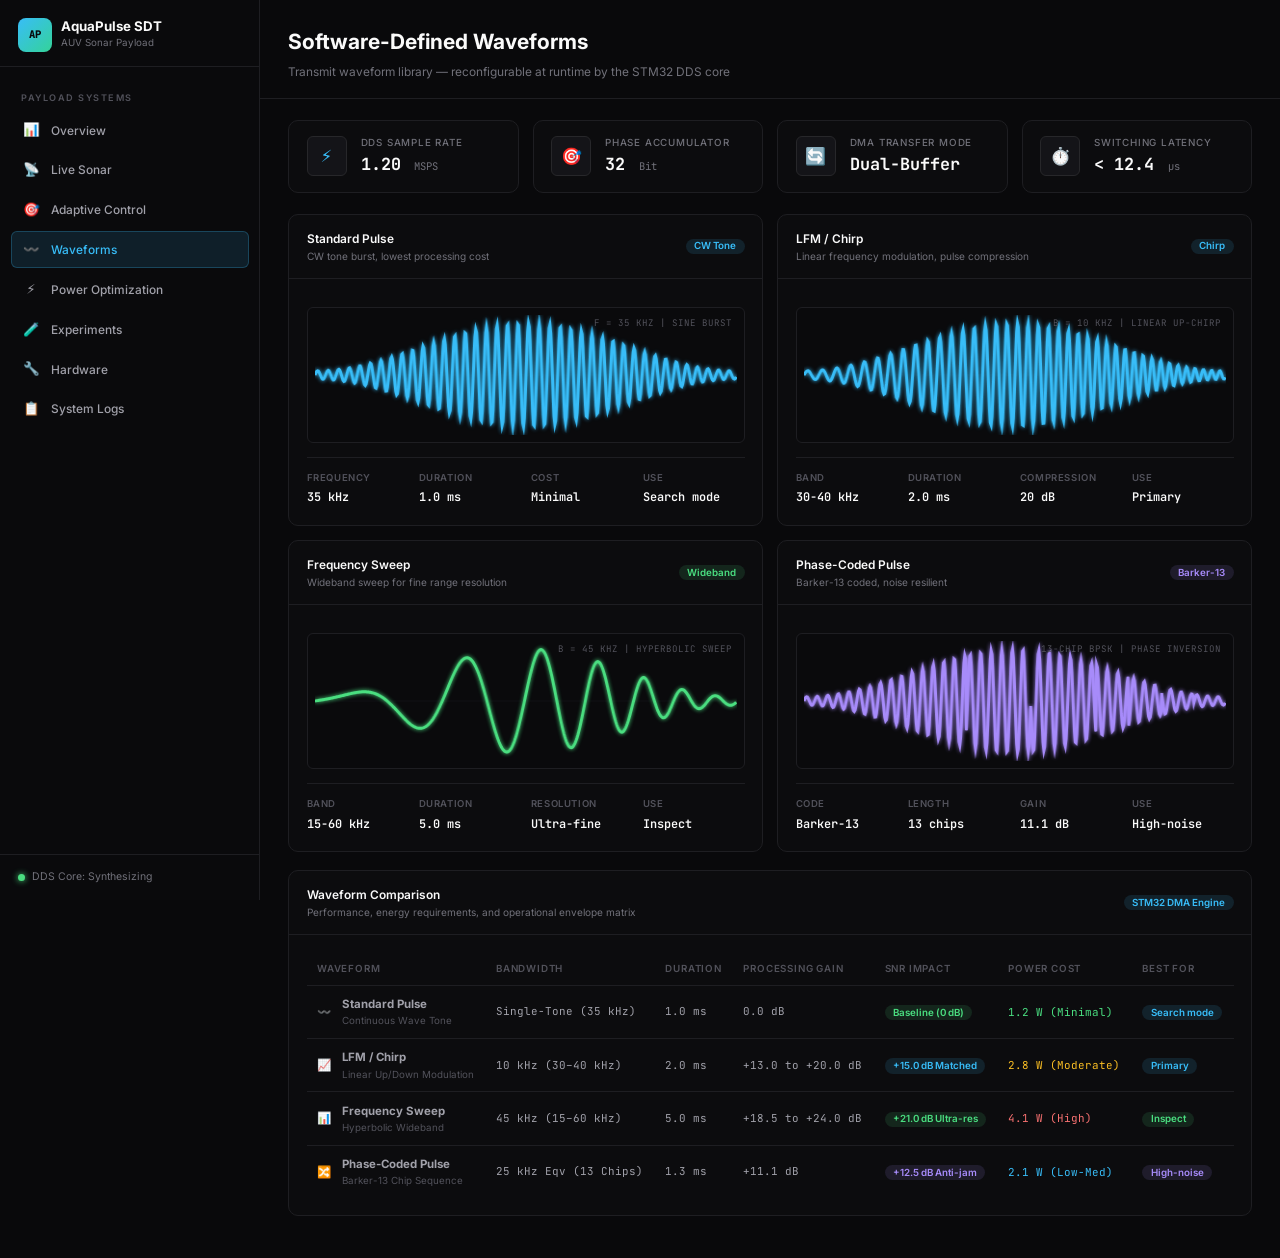
<file: waveforms.html>
<!DOCTYPE html>
<html lang="en">
<head>
  <meta charset="UTF-8">
  <meta name="viewport" content="width=device-width, initial-scale=1.0">
  <title>Software-Defined Waveforms — AquaPulse SDT</title>
  <meta name="description" content="Transmit waveform library reconfigurable at runtime by the STM32 Direct Digital Synthesis (DDS) core for AUV sonar payloads.">
  
  <!-- Google Fonts: Inter + JetBrains Mono -->
  <link rel="preconnect" href="https://fonts.googleapis.com">
  <link rel="preconnect" href="https://fonts.gstatic.com" crossorigin>
  <link href="https://fonts.googleapis.com/css2?family=Inter:wght@400;500;600;700;800&family=JetBrains+Mono:wght@400;500;600;700&display=swap" rel="stylesheet">
  
  <!-- Shared CSS -->
  <link rel="stylesheet" href="css/style.css">
  <link rel="icon" href="data:image/svg+xml,<svg xmlns='http://www.w3.org/2000/svg' viewBox='0 0 100 100'><text y='.9em' font-size='90'>〰️</text></svg>">

  <style>
    /* Page-specific styling enhancements */
    .waveform-card {
      display: flex;
      flex-direction: column;
      justify-content: space-between;
      position: relative;
      transition: all var(--duration) var(--ease);
    }

    .waveform-card:hover {
      border-color: var(--border-accent);
      box-shadow: 0 4px 20px rgba(0, 0, 0, 0.4);
    }

    .waveform-chart-wrap {
      background: rgba(9, 9, 11, 0.6);
      border-radius: var(--radius-sm);
      border: 1px solid var(--border-light);
      padding: 0.5rem;
      margin: 0.75rem 0 1rem;
      position: relative;
    }

    .waveform-chart-wrap canvas {
      display: block;
      width: 100%;
    }

    .waveform-watermark {
      position: absolute;
      top: 8px;
      right: 12px;
      font-family: var(--font-mono);
      font-size: 0.65rem;
      color: var(--text-dim);
      text-transform: uppercase;
      letter-spacing: 1px;
      pointer-events: none;
    }

    .spec-grid {
      display: grid;
      grid-template-columns: repeat(4, 1fr);
      gap: 0.75rem;
      padding-top: 0.85rem;
      border-top: 1px solid var(--border-light);
    }

    .spec-item {
      display: flex;
      flex-direction: column;
      gap: 0.25rem;
    }

    .spec-label {
      font-size: 0.68rem;
      color: var(--text-dim);
      text-transform: uppercase;
      letter-spacing: 0.6px;
      font-weight: 600;
    }

    .spec-value {
      font-size: 0.85rem;
      font-weight: 600;
      color: var(--text-primary);
      white-space: nowrap;
    }

    .dds-summary-bar {
      display: grid;
      grid-template-columns: repeat(4, 1fr);
      gap: 1rem;
      margin-bottom: 1.5rem;
    }

    .dds-stat-card {
      background: var(--bg-card);
      border: 1px solid var(--border-light);
      border-radius: var(--radius);
      padding: 1rem 1.25rem;
      display: flex;
      align-items: center;
      gap: 1rem;
    }

    .dds-stat-icon {
      width: 40px;
      height: 40px;
      border-radius: var(--radius-sm);
      display: flex;
      align-items: center;
      justify-content: center;
      font-size: 1.2rem;
      background: var(--bg-elevated);
      border: 1px solid var(--border);
      flex-shrink: 0;
    }

    .dds-stat-content {
      display: flex;
      flex-direction: column;
    }

    .dds-stat-title {
      font-size: 0.7rem;
      color: var(--text-muted);
      text-transform: uppercase;
      letter-spacing: 0.8px;
      font-weight: 500;
    }

    .dds-stat-val {
      font-family: var(--font-mono);
      font-size: 1.2rem;
      font-weight: 700;
      color: var(--text-primary);
    }

    .table-container {
      overflow-x: auto;
    }

    @media (max-width: 1024px) {
      .dds-summary-bar {
        grid-template-columns: repeat(2, 1fr);
      }
    }

    @media (max-width: 768px) {
      .dds-summary-bar {
        grid-template-columns: 1fr;
      }
      .spec-grid {
        grid-template-columns: repeat(2, 1fr);
        gap: 0.6rem;
      }
    }
  </style>
</head>
<body>

  <!-- Mobile Menu Toggle Button -->
  <button class="mobile-toggle" aria-label="Toggle navigation">☰</button>

  <div class="dashboard">

    <!-- ===== 1. SIDEBAR ===== -->
    <aside class="sidebar">
      <div class="sidebar-header">
        <div class="sidebar-brand">
          <div class="sidebar-logo">AP</div>
          <div>
            <div class="sidebar-title">AquaPulse SDT</div>
            <div class="sidebar-subtitle">AUV Sonar Payload</div>
          </div>
        </div>
      </div>

      <nav class="sidebar-nav">
        <div class="nav-section-label">Payload Systems</div>
        <a href="index.html" class="nav-item">
          <span class="nav-icon">📊</span>
          <span>Overview</span>
        </a>
        <a href="live-sonar.html" class="nav-item">
          <span class="nav-icon">📡</span>
          <span>Live Sonar</span>
        </a>
        <a href="adaptive-control.html" class="nav-item">
          <span class="nav-icon">🎯</span>
          <span>Adaptive Control</span>
        </a>
        <a href="waveforms.html" class="nav-item active">
          <span class="nav-icon">〰️</span>
          <span>Waveforms</span>
        </a>
        <a href="power.html" class="nav-item">
          <span class="nav-icon">⚡</span>
          <span>Power Optimization</span>
        </a>
        <a href="experiments.html" class="nav-item">
          <span class="nav-icon">🧪</span>
          <span>Experiments</span>
        </a>
        <a href="hardware.html" class="nav-item">
          <span class="nav-icon">🔧</span>
          <span>Hardware</span>
        </a>
        <a href="logs.html" class="nav-item">
          <span class="nav-icon">📋</span>
          <span>System Logs</span>
        </a>
      </nav>

      <div class="sidebar-footer">
        <div class="sidebar-status">
          <span class="status-dot"></span>
          <span>DDS Core: Synthesizing</span>
        </div>
      </div>
    </aside>

    <!-- ===== MAIN CONTENT ===== -->
    <main class="main-content">

      <!-- ===== 2. PAGE HEADER ===== -->
      <header class="page-header">
        <h1>Software-Defined Waveforms</h1>
        <p>Transmit waveform library — reconfigurable at runtime by the STM32 DDS core</p>
      </header>

      <!-- ===== PAGE BODY ===== -->
      <div class="page-body">

        <!-- DDS Core Status Summary Bar -->
        <div class="dds-summary-bar">
          <div class="dds-stat-card">
            <div class="dds-stat-icon text-cyan">⚡</div>
            <div class="dds-stat-content">
              <span class="dds-stat-title">DDS Sample Rate</span>
              <span class="dds-stat-val">1.20 <span class="stat-unit">MSPS</span></span>
            </div>
          </div>
          <div class="dds-stat-card">
            <div class="dds-stat-icon text-green">🎯</div>
            <div class="dds-stat-content">
              <span class="dds-stat-title">Phase Accumulator</span>
              <span class="dds-stat-val">32 <span class="stat-unit">Bit</span></span>
            </div>
          </div>
          <div class="dds-stat-card">
            <div class="dds-stat-icon text-purple">🔄</div>
            <div class="dds-stat-content">
              <span class="dds-stat-title">DMA Transfer Mode</span>
              <span class="dds-stat-val">Dual-Buffer</span>
            </div>
          </div>
          <div class="dds-stat-card">
            <div class="dds-stat-icon text-amber">⏱️</div>
            <div class="dds-stat-content">
              <span class="dds-stat-title">Switching Latency</span>
              <span class="dds-stat-val">&lt; 12.4 <span class="stat-unit">µs</span></span>
            </div>
          </div>
        </div>

        <!-- ===== 3. FOUR WAVEFORM CARDS (2x2 GRID) ===== -->
        <div class="grid-2 mb-2">

          <!-- Card 1: Standard Pulse -->
          <div class="card waveform-card">
            <div class="card-header">
              <div>
                <div class="card-title">
                  <span>Standard Pulse</span>
                </div>
                <div class="card-subtitle">CW tone burst, lowest processing cost</div>
              </div>
              <span class="badge badge-cyan">CW Tone</span>
            </div>
            <div class="card-body">
              <div class="waveform-chart-wrap">
                <canvas id="wave-pulse" height="120"></canvas>
                <div class="waveform-watermark">f = 35 kHz | Sine Burst</div>
              </div>
              <div class="spec-grid">
                <div class="spec-item">
                  <span class="spec-label">Frequency</span>
                  <span class="spec-value mono">35 kHz</span>
                </div>
                <div class="spec-item">
                  <span class="spec-label">Duration</span>
                  <span class="spec-value mono">1.0 ms</span>
                </div>
                <div class="spec-item">
                  <span class="spec-label">Cost</span>
                  <span class="spec-value mono text-green">Minimal</span>
                </div>
                <div class="spec-item">
                  <span class="spec-label">Use</span>
                  <span class="spec-value mono text-cyan">Search mode</span>
                </div>
              </div>
            </div>
          </div>

          <!-- Card 2: LFM / Chirp -->
          <div class="card waveform-card">
            <div class="card-header">
              <div>
                <div class="card-title">
                  <span>LFM / Chirp</span>
                </div>
                <div class="card-subtitle">Linear frequency modulation, pulse compression</div>
              </div>
              <span class="badge badge-cyan">Chirp</span>
            </div>
            <div class="card-body">
              <div class="waveform-chart-wrap">
                <canvas id="wave-lfm" height="120"></canvas>
                <div class="waveform-watermark">B = 10 kHz | Linear Up-Chirp</div>
              </div>
              <div class="spec-grid">
                <div class="spec-item">
                  <span class="spec-label">Band</span>
                  <span class="spec-value mono">30-40 kHz</span>
                </div>
                <div class="spec-item">
                  <span class="spec-label">Duration</span>
                  <span class="spec-value mono">2.0 ms</span>
                </div>
                <div class="spec-item">
                  <span class="spec-label">Compression</span>
                  <span class="spec-value mono text-cyan">20 dB</span>
                </div>
                <div class="spec-item">
                  <span class="spec-label">Use</span>
                  <span class="spec-value mono text-cyan">Primary</span>
                </div>
              </div>
            </div>
          </div>

          <!-- Card 3: Frequency Sweep -->
          <div class="card waveform-card">
            <div class="card-header">
              <div>
                <div class="card-title">
                  <span>Frequency Sweep</span>
                </div>
                <div class="card-subtitle">Wideband sweep for fine range resolution</div>
              </div>
              <span class="badge badge-green">Wideband</span>
            </div>
            <div class="card-body">
              <div class="waveform-chart-wrap">
                <canvas id="wave-sweep" height="120"></canvas>
                <div class="waveform-watermark">B = 45 kHz | Hyperbolic Sweep</div>
              </div>
              <div class="spec-grid">
                <div class="spec-item">
                  <span class="spec-label">Band</span>
                  <span class="spec-value mono">15-60 kHz</span>
                </div>
                <div class="spec-item">
                  <span class="spec-label">Duration</span>
                  <span class="spec-value mono">5.0 ms</span>
                </div>
                <div class="spec-item">
                  <span class="spec-label">Resolution</span>
                  <span class="spec-value mono text-green">Ultra-fine</span>
                </div>
                <div class="spec-item">
                  <span class="spec-label">Use</span>
                  <span class="spec-value mono text-green">Inspect</span>
                </div>
              </div>
            </div>
          </div>

          <!-- Card 4: Phase-Coded Pulse -->
          <div class="card waveform-card">
            <div class="card-header">
              <div>
                <div class="card-title">
                  <span>Phase-Coded Pulse</span>
                </div>
                <div class="card-subtitle">Barker-13 coded, noise resilient</div>
              </div>
              <span class="badge badge-purple">Barker-13</span>
            </div>
            <div class="card-body">
              <div class="waveform-chart-wrap">
                <canvas id="wave-phase" height="120"></canvas>
                <div class="waveform-watermark">13-Chip BPSK | Phase Inversion</div>
              </div>
              <div class="spec-grid">
                <div class="spec-item">
                  <span class="spec-label">Code</span>
                  <span class="spec-value mono">Barker-13</span>
                </div>
                <div class="spec-item">
                  <span class="spec-label">Length</span>
                  <span class="spec-value mono">13 chips</span>
                </div>
                <div class="spec-item">
                  <span class="spec-label">Gain</span>
                  <span class="spec-value mono text-purple">11.1 dB</span>
                </div>
                <div class="spec-item">
                  <span class="spec-label">Use</span>
                  <span class="spec-value mono text-purple">High-noise</span>
                </div>
              </div>
            </div>
          </div>

        </div>

        <!-- ===== 4. WAVEFORM COMPARISON TABLE ===== -->
        <div class="card">
          <div class="card-header">
            <div>
              <div class="card-title">
                <span>Waveform Comparison</span>
              </div>
              <div class="card-subtitle">Performance, energy requirements, and operational envelope matrix</div>
            </div>
            <span class="badge badge-cyan">STM32 DMA Engine</span>
          </div>
          <div class="card-body">
            <div class="table-container">
              <table class="data-table">
                <thead>
                  <tr>
                    <th>Waveform</th>
                    <th>Bandwidth</th>
                    <th>Duration</th>
                    <th>Processing Gain</th>
                    <th>SNR Impact</th>
                    <th>Power Cost</th>
                    <th>Best For</th>
                  </tr>
                </thead>
                <tbody>
                  <tr>
                    <td>
                      <div class="flex items-center gap-1">
                        <span class="text-cyan fw-700">〰️</span>
                        <div>
                          <strong>Standard Pulse</strong>
                          <div class="text-xs text-dim">Continuous Wave Tone</div>
                        </div>
                      </div>
                    </td>
                    <td class="mono">Single-Tone (35 kHz)</td>
                    <td class="mono">1.0 ms</td>
                    <td class="mono">0.0 dB</td>
                    <td><span class="badge badge-green">Baseline (0 dB)</span></td>
                    <td><span class="mono text-green">1.2 W (Minimal)</span></td>
                    <td><span class="badge badge-cyan">Search mode</span></td>
                  </tr>
                  <tr>
                    <td>
                      <div class="flex items-center gap-1">
                        <span class="text-cyan fw-700">📈</span>
                        <div>
                          <strong>LFM / Chirp</strong>
                          <div class="text-xs text-dim">Linear Up/Down Modulation</div>
                        </div>
                      </div>
                    </td>
                    <td class="mono">10 kHz (30–40 kHz)</td>
                    <td class="mono">2.0 ms</td>
                    <td class="mono text-cyan">+13.0 to +20.0 dB</td>
                    <td><span class="badge badge-cyan">+15.0 dB Matched</span></td>
                    <td><span class="mono text-amber">2.8 W (Moderate)</span></td>
                    <td><span class="badge badge-cyan">Primary</span></td>
                  </tr>
                  <tr>
                    <td>
                      <div class="flex items-center gap-1">
                        <span class="text-green fw-700">📊</span>
                        <div>
                          <strong>Frequency Sweep</strong>
                          <div class="text-xs text-dim">Hyperbolic Wideband</div>
                        </div>
                      </div>
                    </td>
                    <td class="mono">45 kHz (15–60 kHz)</td>
                    <td class="mono">5.0 ms</td>
                    <td class="mono text-green">+18.5 to +24.0 dB</td>
                    <td><span class="badge badge-green">+21.0 dB Ultra-res</span></td>
                    <td><span class="mono text-red">4.1 W (High)</span></td>
                    <td><span class="badge badge-green">Inspect</span></td>
                  </tr>
                  <tr>
                    <td>
                      <div class="flex items-center gap-1">
                        <span class="text-purple fw-700">🔀</span>
                        <div>
                          <strong>Phase-Coded Pulse</strong>
                          <div class="text-xs text-dim">Barker-13 Chip Sequence</div>
                        </div>
                      </div>
                    </td>
                    <td class="mono">25 kHz Eqv (13 Chips)</td>
                    <td class="mono">1.3 ms</td>
                    <td class="mono text-purple">+11.1 dB</td>
                    <td><span class="badge badge-purple">+12.5 dB Anti-jam</span></td>
                    <td><span class="mono text-cyan">2.1 W (Low-Med)</span></td>
                    <td><span class="badge badge-purple">High-noise</span></td>
                  </tr>
                </tbody>
              </table>
            </div>
          </div>
        </div>

      </div>
    </main>
  </div>

  <!-- Shared JS -->
  <script src="js/main.js"></script>

  <!-- ===== 5. INLINE SCRIPT ===== -->
  <script>
    function initPageCharts() {
      drawWaveform('wave-pulse', 'pulse', {height: 120, color: '#38bdf8', freq: 5});
      drawWaveform('wave-lfm', 'lfm', {height: 120, color: '#38bdf8', freq: 5, bandwidth: 3});
      drawWaveform('wave-sweep', 'sweep', {height: 120, color: '#4ade80', freq: 5});
      drawWaveform('wave-phase', 'phase', {height: 120, color: '#a78bfa', freq: 5});
    }

    // Explicit fallback in case DOMContentLoaded fired before inline script evaluation
    if (document.readyState === 'complete' || document.readyState === 'interactive') {
      setTimeout(initPageCharts, 50);
    }
  </script>
</body>
</html>
</file>
<file: css/style.css>
/* ===================================================
   TARANG — Adaptive Sonar Payload Dashboard
   Shared CSS Variables, Reset, Layout & Components
   =================================================== */

/* ===== Google Fonts (loaded in HTML) ===== */

/* ===== CSS Variables ===== */
:root {
  /* Background layers */
  --bg-root: #09090b;
  --bg-card: #0c0c0e;
  --bg-elevated: #141418;
  --bg-surface: #18181b;
  --bg-hover: #1e1e22;
  --bg-input: #111114;
  --bg-sidebar: #0a0a0c;

  /* Borders */
  --border: #27272a;
  --border-light: #1e1e22;
  --border-accent: rgba(56, 189, 248, 0.25);

  /* Text */
  --text-primary: #fafafa;
  --text-secondary: #a1a1aa;
  --text-muted: #71717a;
  --text-dim: #52525b;

  /* Accent colors */
  --cyan: #38bdf8;
  --cyan-dim: rgba(56, 189, 248, 0.12);
  --cyan-glow: rgba(56, 189, 248, 0.3);
  --green: #4ade80;
  --green-dim: rgba(74, 222, 128, 0.12);
  --amber: #fbbf24;
  --amber-dim: rgba(251, 191, 36, 0.12);
  --red: #f87171;
  --red-dim: rgba(248, 113, 113, 0.12);
  --purple: #a78bfa;
  --purple-dim: rgba(167, 139, 250, 0.12);
  --emerald: #34d399;

  /* Sizing */
  --sidebar-width: 260px;
  --sidebar-collapsed: 64px;
  --header-height: 56px;
  --radius: 10px;
  --radius-sm: 6px;
  --radius-lg: 14px;

  /* Fonts */
  --font-sans: 'Inter', -apple-system, BlinkMacSystemFont, 'Segoe UI', system-ui, sans-serif;
  --font-mono: 'JetBrains Mono', 'Fira Code', 'Cascadia Code', 'Consolas', monospace;

  /* Transitions */
  --ease: cubic-bezier(0.4, 0, 0.2, 1);
  --duration: 200ms;
}

/* ===== Reset ===== */
*, *::before, *::after {
  margin: 0;
  padding: 0;
  box-sizing: border-box;
}

html {
  font-size: 14px;
  scroll-behavior: smooth;
  -webkit-font-smoothing: antialiased;
  -moz-osx-font-smoothing: grayscale;
}

body {
  font-family: var(--font-sans);
  background: var(--bg-root);
  color: var(--text-primary);
  line-height: 1.6;
  overflow-x: hidden;
  min-height: 100vh;
}

::selection {
  background: var(--cyan);
  color: var(--bg-root);
}

::-webkit-scrollbar { width: 6px; height: 6px; }
::-webkit-scrollbar-track { background: transparent; }
::-webkit-scrollbar-thumb { background: var(--border); border-radius: 3px; }
::-webkit-scrollbar-thumb:hover { background: var(--text-muted); }

a { color: inherit; text-decoration: none; }
button { cursor: pointer; font-family: inherit; }
input, select, textarea { font-family: inherit; }

/* ===== Dashboard Layout ===== */
.dashboard {
  display: flex;
  min-height: 100vh;
}

/* ===== Sidebar ===== */
.sidebar {
  width: var(--sidebar-width);
  background: var(--bg-sidebar);
  border-right: 1px solid var(--border-light);
  display: flex;
  flex-direction: column;
  position: fixed;
  top: 0;
  left: 0;
  bottom: 0;
  z-index: 100;
  transition: transform var(--duration) var(--ease);
}

.sidebar-header {
  padding: 1.25rem 1.25rem 1rem;
  border-bottom: 1px solid var(--border-light);
}

.sidebar-brand {
  display: flex;
  align-items: center;
  gap: 0.7rem;
}

.sidebar-logo {
  width: 34px;
  height: 34px;
  border-radius: 8px;
  background: linear-gradient(135deg, var(--cyan), var(--emerald));
  display: flex;
  align-items: center;
  justify-content: center;
  font-weight: 800;
  font-size: 0.75rem;
  color: var(--bg-root);
  font-family: var(--font-mono);
  flex-shrink: 0;
}

.sidebar-title {
  font-size: 0.95rem;
  font-weight: 700;
  color: var(--text-primary);
  line-height: 1.2;
}

.sidebar-subtitle {
  font-size: 0.7rem;
  color: var(--text-muted);
  font-weight: 400;
}

/* Sidebar Navigation */
.sidebar-nav {
  flex: 1;
  overflow-y: auto;
  padding: 0.75rem;
}

.nav-section-label {
  font-size: 0.65rem;
  font-weight: 600;
  text-transform: uppercase;
  letter-spacing: 1.5px;
  color: var(--text-dim);
  padding: 1rem 0.75rem 0.4rem;
}

.nav-item {
  display: flex;
  align-items: center;
  gap: 0.75rem;
  padding: 0.6rem 0.75rem;
  border-radius: var(--radius-sm);
  color: var(--text-secondary);
  font-size: 0.85rem;
  font-weight: 500;
  transition: all var(--duration) var(--ease);
  margin-bottom: 2px;
  border: 1px solid transparent;
}

.nav-item:hover {
  color: var(--text-primary);
  background: var(--bg-hover);
}

.nav-item.active {
  color: var(--cyan);
  background: var(--cyan-dim);
  border-color: var(--border-accent);
}

.nav-icon {
  width: 18px;
  height: 18px;
  display: flex;
  align-items: center;
  justify-content: center;
  font-size: 0.95rem;
  flex-shrink: 0;
}

/* Sidebar footer */
.sidebar-footer {
  padding: 1rem 1.25rem;
  border-top: 1px solid var(--border-light);
}

.sidebar-status {
  display: flex;
  align-items: center;
  gap: 0.5rem;
  font-size: 0.75rem;
  color: var(--text-muted);
}

.status-dot {
  width: 7px;
  height: 7px;
  border-radius: 50%;
  background: var(--green);
  box-shadow: 0 0 6px var(--green);
  animation: statusPulse 2s infinite;
}

@keyframes statusPulse {
  0%, 100% { opacity: 1; }
  50% { opacity: 0.4; }
}

/* ===== Main Content ===== */
.main-content {
  flex: 1;
  margin-left: var(--sidebar-width);
  display: flex;
  flex-direction: column;
  min-height: 100vh;
}

/* ===== Page Header ===== */
.page-header {
  padding: 1.75rem 2rem 1.25rem;
  border-bottom: 1px solid var(--border-light);
  background: var(--bg-root);
  position: sticky;
  top: 0;
  z-index: 50;
  backdrop-filter: blur(12px);
}

.page-header h1 {
  font-size: 1.5rem;
  font-weight: 700;
  color: var(--text-primary);
  margin-bottom: 0.25rem;
}

.page-header p {
  font-size: 0.85rem;
  color: var(--text-muted);
}

/* ===== Page Body ===== */
.page-body {
  padding: 1.5rem 2rem 3rem;
  flex: 1;
}

/* ===== Cards ===== */
.card {
  background: var(--bg-card);
  border: 1px solid var(--border-light);
  border-radius: var(--radius);
  overflow: hidden;
  transition: border-color var(--duration) var(--ease);
}

.card:hover {
  border-color: var(--border);
}

.card-header {
  padding: 1rem 1.25rem;
  border-bottom: 1px solid var(--border-light);
  display: flex;
  align-items: center;
  justify-content: space-between;
  gap: 1rem;
}

.card-title {
  font-size: 0.85rem;
  font-weight: 600;
  color: var(--text-primary);
  display: flex;
  align-items: center;
  gap: 0.5rem;
}

.card-subtitle {
  font-size: 0.72rem;
  color: var(--text-muted);
}

.card-body {
  padding: 1.25rem;
}

.card-body-compact {
  padding: 0.75rem 1.25rem;
}

/* ===== Grid Layouts ===== */
.grid-2 {
  display: grid;
  grid-template-columns: repeat(2, 1fr);
  gap: 1rem;
}

.grid-3 {
  display: grid;
  grid-template-columns: repeat(3, 1fr);
  gap: 1rem;
}

.grid-4 {
  display: grid;
  grid-template-columns: repeat(4, 1fr);
  gap: 1rem;
}

.grid-auto {
  display: grid;
  grid-template-columns: repeat(auto-fit, minmax(280px, 1fr));
  gap: 1rem;
}

/* ===== Stat Widgets ===== */
.stat-widget {
  padding: 1.25rem;
}

.stat-label {
  font-size: 0.72rem;
  font-weight: 500;
  color: var(--text-muted);
  text-transform: uppercase;
  letter-spacing: 0.8px;
  margin-bottom: 0.5rem;
  display: flex;
  align-items: center;
  gap: 0.4rem;
}

.stat-value {
  font-family: var(--font-mono);
  font-size: 1.65rem;
  font-weight: 700;
  color: var(--text-primary);
  line-height: 1.2;
}

.stat-unit {
  font-size: 0.75rem;
  color: var(--text-muted);
  font-weight: 400;
  margin-left: 0.25rem;
}

.stat-change {
  display: inline-flex;
  align-items: center;
  gap: 0.25rem;
  font-size: 0.72rem;
  font-weight: 600;
  margin-top: 0.4rem;
  padding: 0.15rem 0.5rem;
  border-radius: 20px;
}

.stat-change.positive {
  color: var(--green);
  background: var(--green-dim);
}

.stat-change.negative {
  color: var(--red);
  background: var(--red-dim);
}

.stat-change.neutral {
  color: var(--amber);
  background: var(--amber-dim);
}

/* ===== Badges / Tags ===== */
.badge {
  display: inline-flex;
  align-items: center;
  gap: 0.3rem;
  padding: 0.2rem 0.6rem;
  border-radius: 20px;
  font-size: 0.7rem;
  font-weight: 600;
  line-height: 1;
}

.badge-green  { background: var(--green-dim); color: var(--green); }
.badge-cyan   { background: var(--cyan-dim); color: var(--cyan); }
.badge-amber  { background: var(--amber-dim); color: var(--amber); }
.badge-red    { background: var(--red-dim); color: var(--red); }
.badge-purple { background: var(--purple-dim); color: var(--purple); }

/* ===== Pipeline / Signal Chain ===== */
.signal-chain {
  display: flex;
  align-items: center;
  gap: 0;
  padding: 1rem 0;
  overflow-x: auto;
}

.chain-node {
  display: flex;
  flex-direction: column;
  align-items: center;
  gap: 0.4rem;
  min-width: 90px;
  text-align: center;
}

.chain-num {
  font-family: var(--font-mono);
  font-size: 0.6rem;
  color: var(--text-dim);
  text-transform: uppercase;
  letter-spacing: 1px;
}

.chain-icon {
  width: 42px;
  height: 42px;
  border-radius: var(--radius-sm);
  display: flex;
  align-items: center;
  justify-content: center;
  font-size: 1.15rem;
  border: 1px solid var(--border);
  background: var(--bg-elevated);
  transition: all var(--duration) var(--ease);
}

.chain-icon.active {
  border-color: var(--cyan);
  background: var(--cyan-dim);
  box-shadow: 0 0 12px var(--cyan-glow);
}

.chain-label {
  font-size: 0.65rem;
  color: var(--text-muted);
  font-weight: 500;
  max-width: 80px;
}

.chain-arrow {
  color: var(--text-dim);
  font-size: 0.85rem;
  margin: 0 0.15rem;
  flex-shrink: 0;
  margin-top: -0.8rem;
}

.chain-arrow.pulse {
  animation: arrowPulse 1.5s infinite;
}

@keyframes arrowPulse {
  0%, 100% { opacity: 0.3; color: var(--text-dim); }
  50% { opacity: 1; color: var(--cyan); }
}

/* ===== Tables ===== */
.data-table {
  width: 100%;
  border-collapse: collapse;
}

.data-table th {
  text-align: left;
  font-size: 0.7rem;
  font-weight: 600;
  text-transform: uppercase;
  letter-spacing: 0.8px;
  color: var(--text-dim);
  padding: 0.6rem 0.75rem;
  border-bottom: 1px solid var(--border-light);
}

.data-table td {
  padding: 0.65rem 0.75rem;
  font-size: 0.82rem;
  color: var(--text-secondary);
  border-bottom: 1px solid var(--border-light);
}

.data-table tr:last-child td {
  border-bottom: none;
}

.data-table tr:hover td {
  background: var(--bg-hover);
}

.data-table .mono {
  font-family: var(--font-mono);
  font-size: 0.78rem;
}

/* ===== Canvas Wrappers ===== */
.chart-container {
  position: relative;
  width: 100%;
}

.chart-container canvas {
  width: 100%;
  display: block;
}

.chart-label {
  position: absolute;
  top: 8px;
  right: 12px;
  font-family: var(--font-mono);
  font-size: 0.65rem;
  color: var(--text-dim);
  text-transform: uppercase;
  letter-spacing: 1px;
}

/* ===== Progress Bars ===== */
.progress-bar {
  width: 100%;
  height: 6px;
  background: var(--bg-surface);
  border-radius: 3px;
  overflow: hidden;
}

.progress-fill {
  height: 100%;
  border-radius: 3px;
  transition: width 0.6s var(--ease);
}

.progress-fill.cyan   { background: var(--cyan); }
.progress-fill.green  { background: var(--green); }
.progress-fill.amber  { background: var(--amber); }
.progress-fill.red    { background: var(--red); }
.progress-fill.purple { background: var(--purple); }

/* ===== Event Log List ===== */
.event-list {
  list-style: none;
}

.event-item {
  display: flex;
  align-items: flex-start;
  gap: 0.75rem;
  padding: 0.7rem 0;
  border-bottom: 1px solid var(--border-light);
  font-size: 0.82rem;
}

.event-item:last-child {
  border-bottom: none;
}

.event-time {
  font-family: var(--font-mono);
  font-size: 0.72rem;
  color: var(--text-dim);
  white-space: nowrap;
  min-width: 58px;
}

.event-badge {
  font-size: 0.65rem;
  font-weight: 700;
  padding: 0.15rem 0.45rem;
  border-radius: 3px;
  text-transform: uppercase;
  letter-spacing: 0.5px;
  white-space: nowrap;
}

.event-msg {
  color: var(--text-secondary);
  flex: 1;
}

/* ===== Buttons ===== */
.btn {
  display: inline-flex;
  align-items: center;
  gap: 0.4rem;
  padding: 0.5rem 1rem;
  border-radius: var(--radius-sm);
  font-size: 0.8rem;
  font-weight: 600;
  border: 1px solid var(--border);
  background: var(--bg-elevated);
  color: var(--text-secondary);
  transition: all var(--duration) var(--ease);
}

.btn:hover {
  background: var(--bg-hover);
  color: var(--text-primary);
  border-color: var(--border);
}

.btn-primary {
  background: var(--cyan);
  color: var(--bg-root);
  border-color: var(--cyan);
}

.btn-primary:hover {
  background: #60cafc;
  border-color: #60cafc;
}

/* ===== Slider Controls ===== */
.control-slider {
  display: flex;
  flex-direction: column;
  gap: 0.4rem;
}

.control-slider label {
  font-size: 0.72rem;
  color: var(--text-muted);
  font-weight: 500;
  display: flex;
  justify-content: space-between;
}

.control-slider label span {
  font-family: var(--font-mono);
  color: var(--cyan);
  font-weight: 700;
}

input[type="range"] {
  -webkit-appearance: none;
  appearance: none;
  width: 100%;
  height: 4px;
  background: var(--bg-surface);
  border-radius: 2px;
  outline: none;
}

input[type="range"]::-webkit-slider-thumb {
  -webkit-appearance: none;
  width: 14px;
  height: 14px;
  border-radius: 50%;
  background: var(--cyan);
  box-shadow: 0 0 8px var(--cyan-glow);
  cursor: pointer;
}

input[type="range"]::-moz-range-thumb {
  width: 14px;
  height: 14px;
  border-radius: 50%;
  background: var(--cyan);
  border: none;
  box-shadow: 0 0 8px var(--cyan-glow);
  cursor: pointer;
}

/* ===== Toggle Buttons ===== */
.toggle-group {
  display: flex;
  border: 1px solid var(--border);
  border-radius: var(--radius-sm);
  overflow: hidden;
}

.toggle-btn {
  padding: 0.45rem 0.85rem;
  font-size: 0.75rem;
  font-weight: 600;
  border: none;
  background: transparent;
  color: var(--text-muted);
  cursor: pointer;
  transition: all var(--duration) var(--ease);
  border-right: 1px solid var(--border);
}

.toggle-btn:last-child {
  border-right: none;
}

.toggle-btn.active {
  background: var(--cyan-dim);
  color: var(--cyan);
}

.toggle-btn:hover:not(.active) {
  background: var(--bg-hover);
  color: var(--text-secondary);
}

/* ===== Gauges ===== */
.gauge-row {
  display: flex;
  align-items: center;
  gap: 0.75rem;
  padding: 0.5rem 0;
}

.gauge-label {
  font-size: 0.78rem;
  color: var(--text-secondary);
  min-width: 100px;
}

.gauge-bar {
  flex: 1;
  height: 8px;
  background: var(--bg-surface);
  border-radius: 4px;
  overflow: hidden;
}

.gauge-fill {
  height: 100%;
  border-radius: 4px;
  transition: width 0.8s var(--ease);
}

.gauge-value {
  font-family: var(--font-mono);
  font-size: 0.75rem;
  color: var(--text-primary);
  min-width: 45px;
  text-align: right;
  font-weight: 600;
}

/* ===== Utility ===== */
.mono { font-family: var(--font-mono); }
.text-cyan { color: var(--cyan); }
.text-green { color: var(--green); }
.text-amber { color: var(--amber); }
.text-red { color: var(--red); }
.text-purple { color: var(--purple); }
.text-muted { color: var(--text-muted); }
.text-dim { color: var(--text-dim); }
.text-sm { font-size: 0.78rem; }
.text-xs { font-size: 0.7rem; }
.fw-700 { font-weight: 700; }
.mb-1 { margin-bottom: 0.75rem; }
.mb-2 { margin-bottom: 1.25rem; }
.mt-1 { margin-top: 0.75rem; }
.gap-1 { gap: 0.75rem; }
.gap-2 { gap: 1.25rem; }
.flex { display: flex; }
.flex-col { flex-direction: column; }
.items-center { align-items: center; }
.justify-between { justify-content: space-between; }
.flex-1 { flex: 1; }

/* ===== Glow Effects ===== */
.glow-cyan { box-shadow: 0 0 15px var(--cyan-glow); }

/* ===== Mobile Toggle ===== */
.mobile-toggle {
  display: none;
  position: fixed;
  top: 12px;
  left: 12px;
  z-index: 200;
  width: 40px;
  height: 40px;
  border-radius: var(--radius-sm);
  background: var(--bg-elevated);
  border: 1px solid var(--border);
  color: var(--text-primary);
  font-size: 1.2rem;
  align-items: center;
  justify-content: center;
}

/* ===== Responsive ===== */
@media (max-width: 1024px) {
  .grid-4 { grid-template-columns: repeat(2, 1fr); }
  .grid-3 { grid-template-columns: repeat(2, 1fr); }
}

@media (max-width: 768px) {
  .sidebar {
    transform: translateX(-100%);
  }

  .sidebar.open {
    transform: translateX(0);
  }

  .main-content {
    margin-left: 0;
  }

  .mobile-toggle {
    display: flex;
  }

  .page-header {
    padding-left: 3.5rem;
  }

  .page-body {
    padding: 1rem;
  }

  .grid-4, .grid-3, .grid-2 {
    grid-template-columns: 1fr;
  }

  .signal-chain {
    flex-wrap: wrap;
    justify-content: center;
  }
}
</file>
